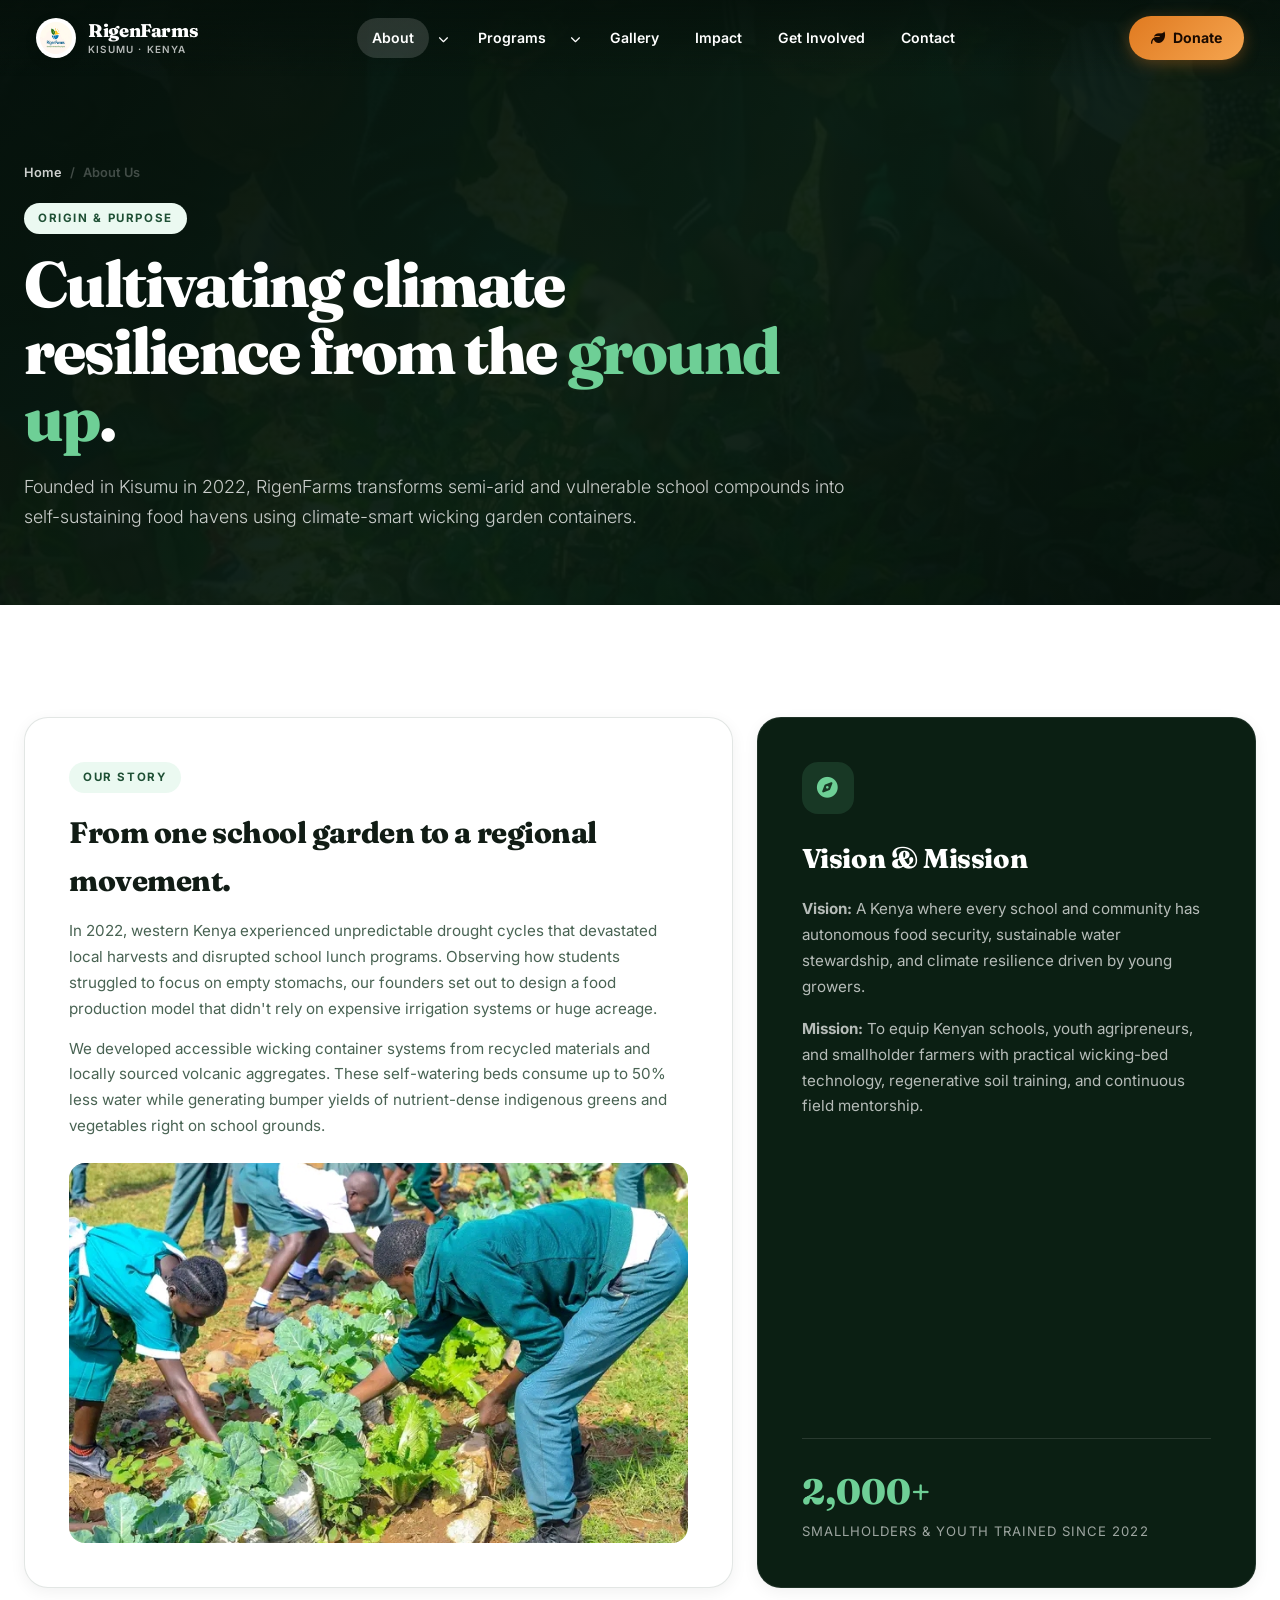
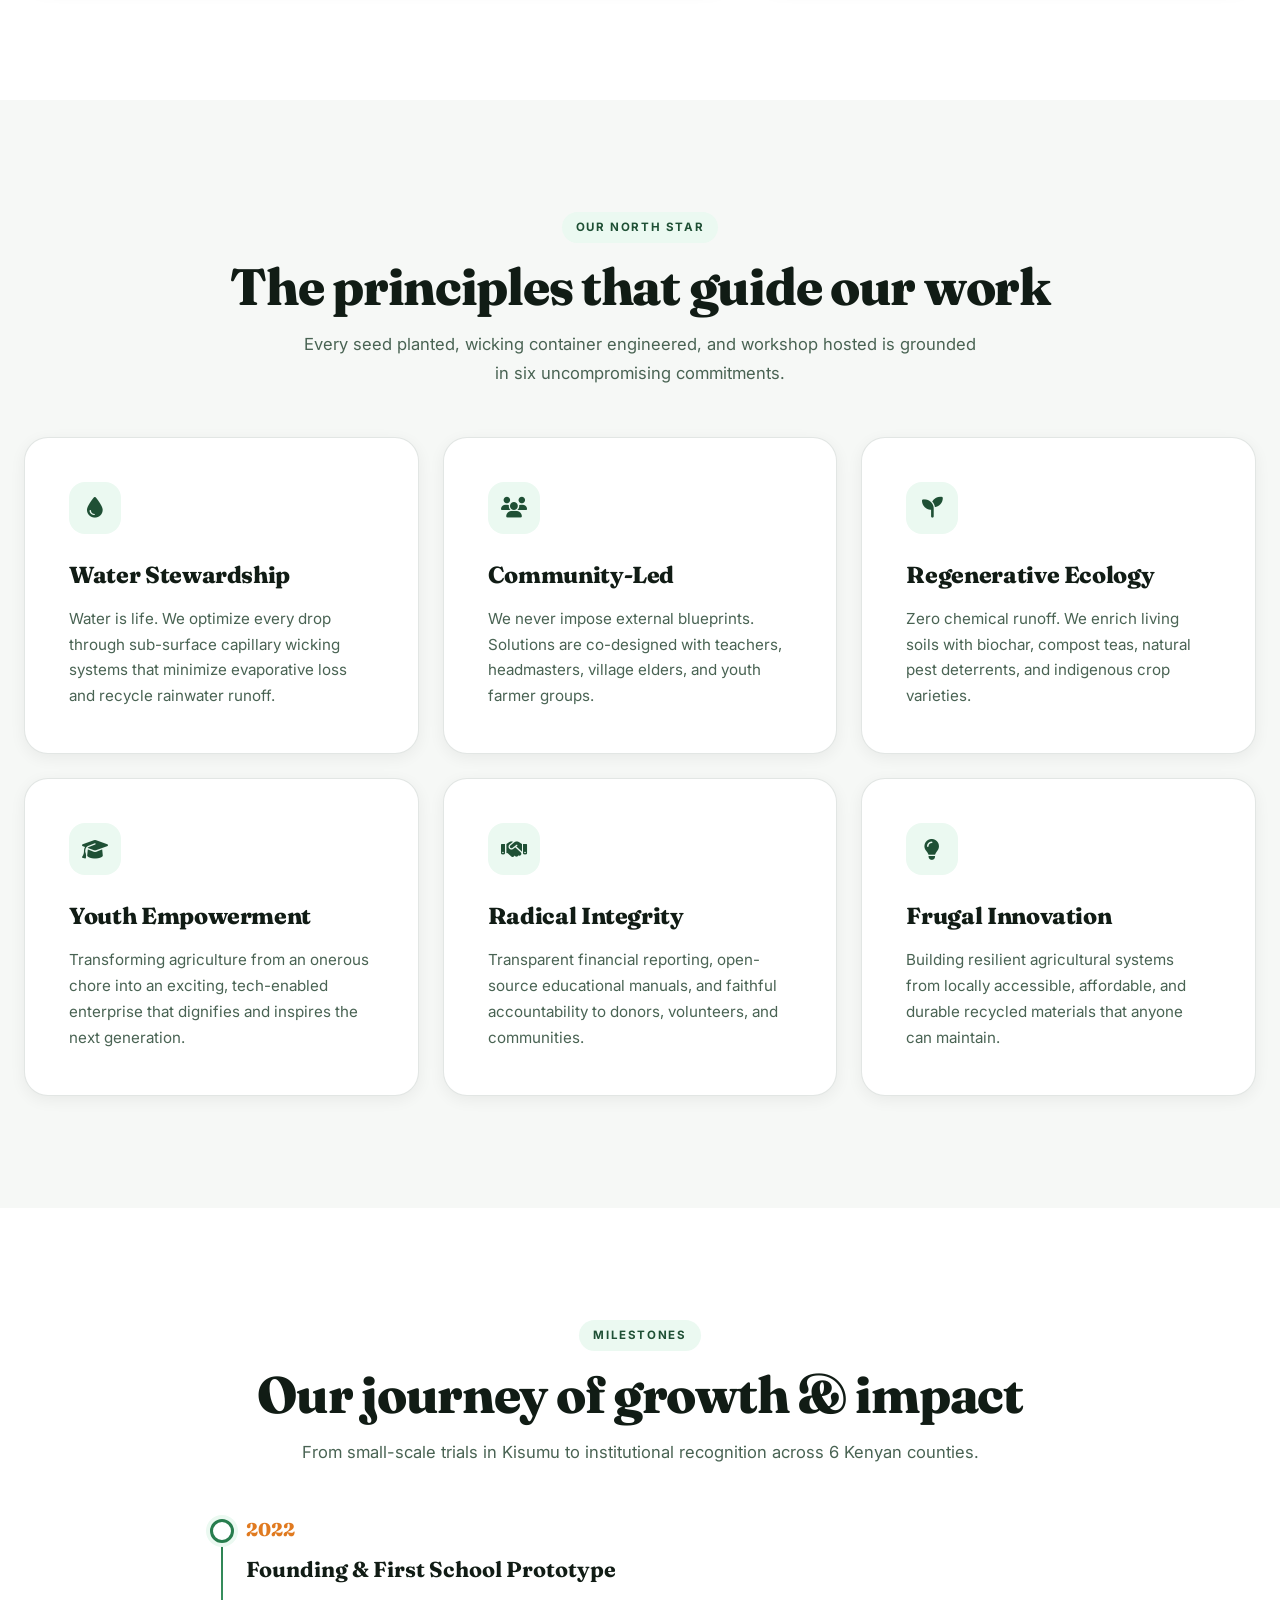
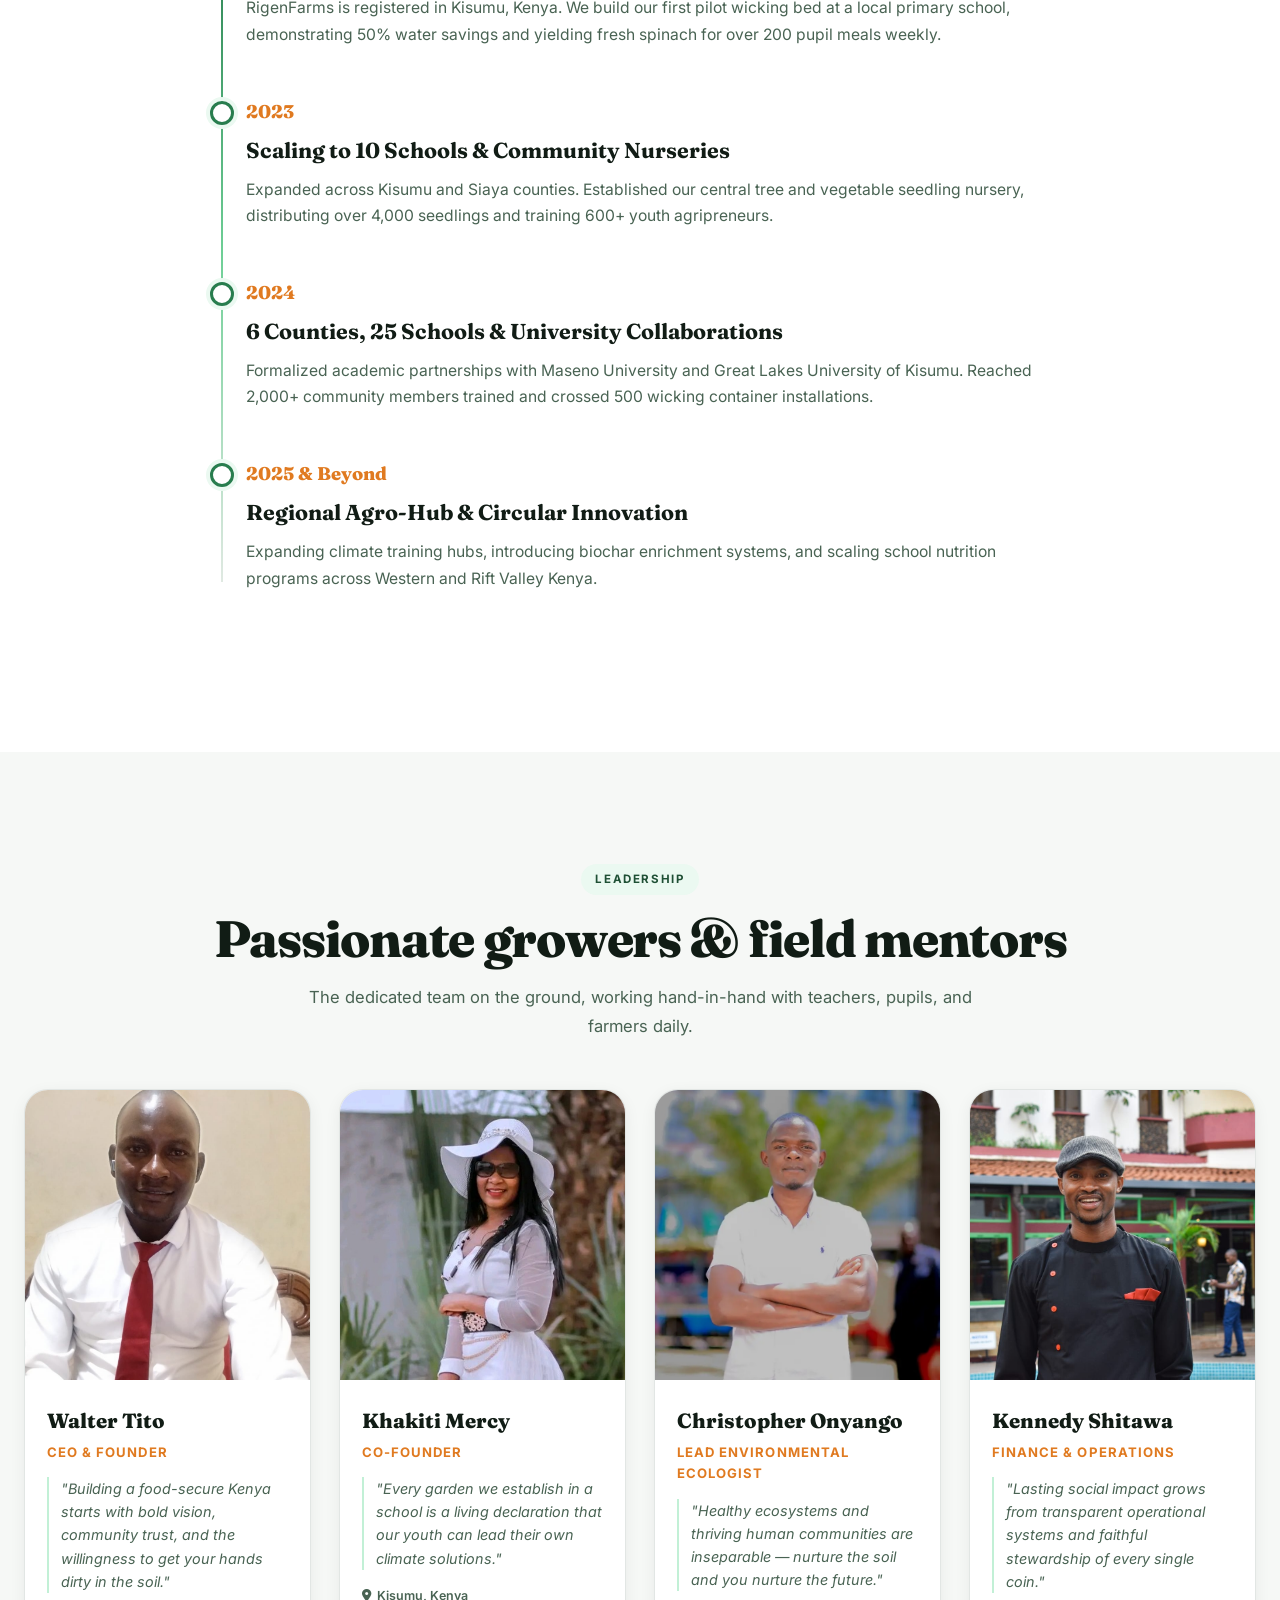
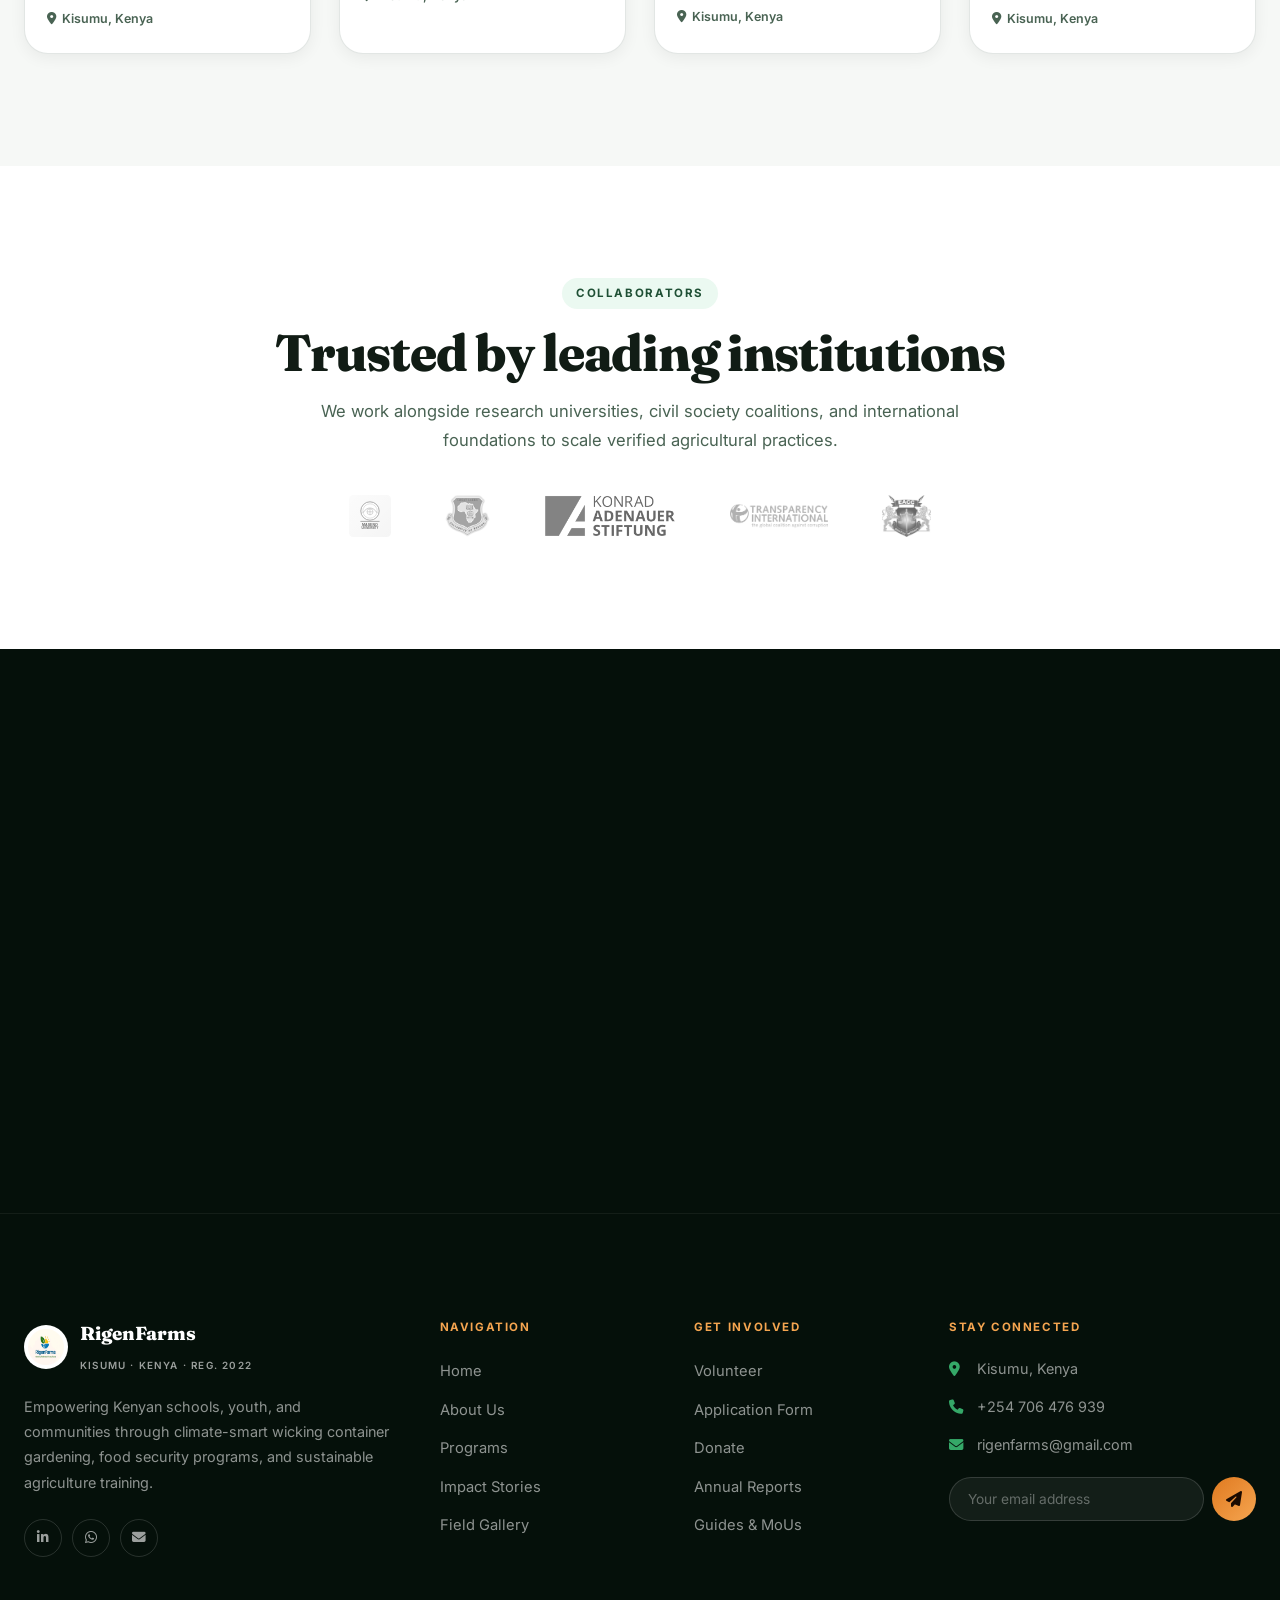
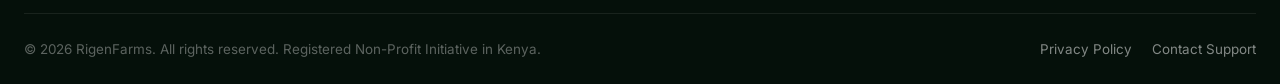
<file: aboutus.html>
<!DOCTYPE html>
<html lang="en">
<head>
  <meta charset="UTF-8" />
  <meta name="viewport" content="width=device-width, initial-scale=1.0, viewport-fit=cover" />
  <title>About Us — RigenFarms | Climate-Smart Agriculture in Kenya</title>
  <meta name="description" content="Discover RigenFarms' journey from Kisumu, Kenya: empowering youth, schools, and farmers with climate-smart wicking container gardening and sustainable food security." />
  <link rel="icon" type="image/png" href="images/logo.png" />
  <link rel="preconnect" href="https://fonts.googleapis.com" />
  <link rel="preconnect" href="https://fonts.gstatic.com" crossorigin />
  <link href="https://fonts.googleapis.com/css2?family=Fraunces:ital,opsz,wght@0,9..144,400..900;1,9..144,400..700&family=Inter:wght@400..700&display=swap" rel="stylesheet" />
  <link rel="stylesheet" href="https://cdnjs.cloudflare.com/ajax/libs/font-awesome/6.4.0/css/all.min.css" />
  <link rel="stylesheet" href="rigen-theme.css" />

  <style>
    .page-hero::before {
      background-image: url('images/ngo.jpg');
    }

    /* About Story Bento */
    .story-hero-img {
      width: 100%;
      height: 380px;
      object-fit: cover;
      border-radius: var(--rad);
      margin-top: 24px;
    }

    /* Timeline Section */
    .timeline {
      position: relative;
      max-width: 860px;
      margin: 48px auto 0;
      padding-left: 36px;
    }
    .timeline::before {
      content: "";
      position: absolute;
      top: 10px;
      bottom: 10px;
      left: 11px;
      width: 2px;
      background: linear-gradient(180deg, var(--g4), var(--g6), var(--s2));
    }
    .tl-item {
      position: relative;
      margin-bottom: 48px;
    }
    .tl-dot {
      position: absolute;
      left: -36px;
      top: 4px;
      width: 24px;
      height: 24px;
      border-radius: 50%;
      background: var(--w);
      border: 3px solid var(--g4);
      box-shadow: 0 0 0 4px var(--g8);
    }
    .tl-year {
      font-family: var(--ff-display);
      font-size: 1.15rem;
      font-weight: 800;
      color: var(--a2);
      margin-bottom: 6px;
    }
    .tl-title {
      font-family: var(--ff-display);
      font-size: 1.35rem;
      font-weight: 700;
      color: var(--ink);
      margin-bottom: 8px;
    }
    .tl-desc {
      color: var(--sub);
      font-size: 0.98rem;
      line-height: 1.7;
    }

    /* Team Grid */
    .team-grid {
      display: grid;
      grid-template-columns: repeat(auto-fit, minmax(260px, 1fr));
      gap: 28px;
      margin-top: 48px;
    }
    .team-card {
      background: var(--w);
      border: 1px solid var(--li);
      border-radius: var(--rad-lg);
      overflow: hidden;
      box-shadow: var(--sh-sm);
      transition: transform var(--tr), box-shadow var(--tr);
    }
    .team-card:hover {
      transform: translateY(-6px);
      box-shadow: var(--sh);
    }
    .team-photo-wrap {
      width: 100%;
      height: 290px;
      overflow: hidden;
      background: var(--s1);
    }
    .team-photo-wrap img {
      width: 100%;
      height: 100%;
      object-fit: cover;
      transition: transform 0.4s ease;
    }
    .team-card:hover .team-photo-wrap img {
      transform: scale(1.05);
    }
    .team-info {
      padding: 24px 22px;
    }
    .team-name {
      font-family: var(--ff-display);
      font-size: 1.28rem;
      font-weight: 800;
      color: var(--ink);
      margin-bottom: 4px;
    }
    .team-role {
      font-size: 0.82rem;
      font-weight: 700;
      text-transform: uppercase;
      letter-spacing: 0.08em;
      color: var(--a2);
      margin-bottom: 14px;
    }
    .team-quote {
      font-size: 0.9rem;
      font-style: italic;
      color: var(--sub);
      line-height: 1.6;
      border-left: 2px solid var(--g7);
      padding-left: 12px;
      margin-bottom: 16px;
    }
    .team-loc {
      font-size: 0.78rem;
      font-weight: 600;
      color: var(--sub);
      display: flex;
      align-items: center;
      gap: 6px;
    }

    /* Partners Banner */
    .partner-logos-row {
      display: flex;
      flex-wrap: wrap;
      align-items: center;
      justify-content: center;
      gap: 36px 54px;
      margin-top: 40px;
    }
    .partner-logos-row img {
      height: 42px;
      width: auto;
      object-fit: contain;
      filter: grayscale(1) opacity(0.65);
      transition: filter var(--tr), transform var(--tr);
    }
    .partner-logos-row img:hover {
      filter: none;
      transform: scale(1.06);
    }
  </style>
</head>
<body>

  <!-- Navigation Header -->
  <header id="header">
    <a class="nav-logo" href="index.html" aria-label="RigenFarms — Home">
      <img src="images/logo.png" alt="RigenFarms Logo" width="40" height="40" />
      <div class="logo-text">
        <span class="logo-name">RigenFarms</span>
        <span class="logo-sub">Kisumu · Kenya</span>
      </div>
    </a>

    <nav aria-label="Primary navigation">
      <ul class="nav-links">
        <li class="has-drop">
          <a href="aboutus.html" class="active">About</a>
          <button class="drop-btn" type="button" aria-haspopup="true" aria-expanded="false" aria-label="Toggle About submenu">
            <i class="fa-solid fa-chevron-down"></i>
          </button>
          <div class="drop-menu">
            <a href="aboutus.html">Our Story & Mission</a>
            <a href="aboutus.html#team">Leadership & Team</a>
            <a href="aboutus.html#values">Core Principles</a>
            <a href="impact.html">Impact Metrics</a>
          </div>
        </li>
        <li class="has-drop">
          <a href="projects.html">Programs</a>
          <button class="drop-btn" type="button" aria-haspopup="true" aria-expanded="false" aria-label="Toggle Programs submenu">
            <i class="fa-solid fa-chevron-down"></i>
          </button>
          <div class="drop-menu">
            <a href="projects.html">All Field Programs</a>
            <a href="projects.html#wicking">Wicking Beds</a>
            <a href="projects.html#schools">School Gardens</a>
            <a href="memoranda.html">Guides & MoUs</a>
          </div>
        </li>
        <li><a href="photos.html">Gallery</a></li>
        <li><a href="impact.html">Impact</a></li>
        <li><a href="volunteers.html">Get Involved</a></li>
        <li><a href="contactus.html">Contact</a></li>
      </ul>
    </nav>

    <div class="nav-actions">
      <a class="nav-cta" href="donation.html">
        <i class="fa-solid fa-leaf" aria-hidden="true"></i> Donate
      </a>
      <button class="ham" id="ham" aria-label="Open menu" aria-expanded="false">
        <i class="fa-solid fa-bars"></i>
      </button>
    </div>
  </header>

  <!-- Mobile Drawer Menu -->
  <nav class="mob-menu" id="mobMenu" aria-label="Mobile navigation" role="dialog" aria-modal="true">
    <a href="index.html">Home</a>
    <a href="aboutus.html" class="active">About Us</a>
    <a href="projects.html">Programs</a>
    <a href="impact.html">Impact</a>
    <a href="photos.html">Field Gallery</a>
    <a href="volunteers.html">Volunteer</a>
    <a href="annual-reports.html">Reports</a>
    <a href="contactus.html">Contact</a>
    <div style="margin-top: 28px;">
      <a class="btn btn-primary" href="donation.html" style="width: 100%;">
        <i class="fa-solid fa-leaf"></i> Donate Now
      </a>
    </div>
  </nav>

  <!-- Page Hero Banner -->
  <section class="page-hero" aria-labelledby="aboutH1">
    <div class="wrap">
      <div class="page-hero-inner rv">
        <div class="breadcrumb">
          <a href="index.html">Home</a>
          <span>/</span>
          <span>About Us</span>
        </div>
        <div class="sec-tag">Origin & Purpose</div>
        <h1 id="aboutH1">Cultivating climate resilience from the <em>ground up</em>.</h1>
        <p>Founded in Kisumu in 2022, RigenFarms transforms semi-arid and vulnerable school compounds into self-sustaining food havens using climate-smart wicking garden containers.</p>
      </div>
    </div>
  </section>

  <!-- Origin & Mission Bento Grid -->
  <section class="section" id="story">
    <div class="wrap">
      <div class="bento-grid">
        <div class="bento-card rv" style="grid-column: span 7;">
          <div class="sec-tag">Our Story</div>
          <h2 class="card-title" style="font-size: 1.85rem;">From one school garden to a regional movement.</h2>
          <p class="card-desc">In 2022, western Kenya experienced unpredictable drought cycles that devastated local harvests and disrupted school lunch programs. Observing how students struggled to focus on empty stomachs, our founders set out to design a food production model that didn't rely on expensive irrigation systems or huge acreage.</p>
          <p class="card-desc" style="margin-top: 14px;">We developed accessible wicking container systems from recycled materials and locally sourced volcanic aggregates. These self-watering beds consume up to 50% less water while generating bumper yields of nutrient-dense indigenous greens and vegetables right on school grounds.</p>
          <img class="story-hero-img" src="images/gowowo.jpeg" alt="School children tending leafy greens in Kisumu" loading="lazy" />
        </div>

        <div class="bento-card dark rv rv-delay-1" style="grid-column: span 5; display: flex; flex-direction: column; justify-content: space-between;">
          <div>
            <div class="card-icon"><i class="fa-solid fa-compass"></i></div>
            <h3 class="card-title" style="color: var(--w); font-size: 1.7rem;">Vision & Mission</h3>
            <p class="card-desc" style="margin-top: 16px;"><strong>Vision:</strong> A Kenya where every school and community has autonomous food security, sustainable water stewardship, and climate resilience driven by young growers.</p>
            <p class="card-desc" style="margin-top: 16px;"><strong>Mission:</strong> To equip Kenyan schools, youth agripreneurs, and smallholder farmers with practical wicking-bed technology, regenerative soil training, and continuous field mentorship.</p>
          </div>
          <div style="margin-top: 36px; padding-top: 24px; border-top: 1px solid rgba(255,255,255,0.12);">
            <div style="font-family: var(--ff-display); font-size: 2.2rem; font-weight: 800; color: var(--g6);" data-count="2000">0</div>
            <div style="font-size: 0.82rem; text-transform: uppercase; letter-spacing: 0.08em; color: rgba(255,255,255,0.6);">Smallholders & youth trained since 2022</div>
          </div>
        </div>
      </div>
    </div>
  </section>

  <!-- Core Values 3x2 Grid -->
  <section class="section section-tint" id="values">
    <div class="wrap">
      <div class="text-center rv">
        <div class="sec-tag">Our North Star</div>
        <h2 class="sec-h2">The principles that guide our work</h2>
        <p class="sec-lead">Every seed planted, wicking container engineered, and workshop hosted is grounded in six uncompromising commitments.</p>
      </div>

      <div class="bento-grid" style="margin-top: 48px;">
        <div class="bento-card rv" style="grid-column: span 4;">
          <div class="card-icon"><i class="fa-solid fa-droplet"></i></div>
          <h3 class="card-title">Water Stewardship</h3>
          <p class="card-desc">Water is life. We optimize every drop through sub-surface capillary wicking systems that minimize evaporative loss and recycle rainwater runoff.</p>
        </div>

        <div class="bento-card rv rv-delay-1" style="grid-column: span 4;">
          <div class="card-icon"><i class="fa-solid fa-users"></i></div>
          <h3 class="card-title">Community-Led</h3>
          <p class="card-desc">We never impose external blueprints. Solutions are co-designed with teachers, headmasters, village elders, and youth farmer groups.</p>
        </div>

        <div class="bento-card rv rv-delay-2" style="grid-column: span 4;">
          <div class="card-icon"><i class="fa-solid fa-seedling"></i></div>
          <h3 class="card-title">Regenerative Ecology</h3>
          <p class="card-desc">Zero chemical runoff. We enrich living soils with biochar, compost teas, natural pest deterrents, and indigenous crop varieties.</p>
        </div>

        <div class="bento-card rv" style="grid-column: span 4;">
          <div class="card-icon"><i class="fa-solid fa-graduation-cap"></i></div>
          <h3 class="card-title">Youth Empowerment</h3>
          <p class="card-desc">Transforming agriculture from an onerous chore into an exciting, tech-enabled enterprise that dignifies and inspires the next generation.</p>
        </div>

        <div class="bento-card rv rv-delay-1" style="grid-column: span 4;">
          <div class="card-icon"><i class="fa-solid fa-handshake"></i></div>
          <h3 class="card-title">Radical Integrity</h3>
          <p class="card-desc">Transparent financial reporting, open-source educational manuals, and faithful accountability to donors, volunteers, and communities.</p>
        </div>

        <div class="bento-card rv rv-delay-2" style="grid-column: span 4;">
          <div class="card-icon"><i class="fa-solid fa-lightbulb"></i></div>
          <h3 class="card-title">Frugal Innovation</h3>
          <p class="card-desc">Building resilient agricultural systems from locally accessible, affordable, and durable recycled materials that anyone can maintain.</p>
        </div>
      </div>
    </div>
  </section>

  <!-- Interactive Growth Timeline -->
  <section class="section" id="timeline">
    <div class="wrap">
      <div class="text-center rv">
        <div class="sec-tag">Milestones</div>
        <h2 class="sec-h2">Our journey of growth & impact</h2>
        <p class="sec-lead">From small-scale trials in Kisumu to institutional recognition across 6 Kenyan counties.</p>
      </div>

      <div class="timeline">
        <div class="tl-item rv">
          <div class="tl-dot"></div>
          <div class="tl-year">2022</div>
          <h3 class="tl-title">Founding & First School Prototype</h3>
          <p class="tl-desc">RigenFarms is registered in Kisumu, Kenya. We build our first pilot wicking bed at a local primary school, demonstrating 50% water savings and yielding fresh spinach for over 200 pupil meals weekly.</p>
        </div>

        <div class="tl-item rv">
          <div class="tl-dot"></div>
          <div class="tl-year">2023</div>
          <h3 class="tl-title">Scaling to 10 Schools & Community Nurseries</h3>
          <p class="tl-desc">Expanded across Kisumu and Siaya counties. Established our central tree and vegetable seedling nursery, distributing over 4,000 seedlings and training 600+ youth agripreneurs.</p>
        </div>

        <div class="tl-item rv">
          <div class="tl-dot"></div>
          <div class="tl-year">2024</div>
          <h3 class="tl-title">6 Counties, 25 Schools & University Collaborations</h3>
          <p class="tl-desc">Formalized academic partnerships with Maseno University and Great Lakes University of Kisumu. Reached 2,000+ community members trained and crossed 500 wicking container installations.</p>
        </div>

        <div class="tl-item rv">
          <div class="tl-dot"></div>
          <div class="tl-year">2025 & Beyond</div>
          <h3 class="tl-title">Regional Agro-Hub & Circular Innovation</h3>
          <p class="tl-desc">Expanding climate training hubs, introducing biochar enrichment systems, and scaling school nutrition programs across Western and Rift Valley Kenya.</p>
        </div>
      </div>
    </div>
  </section>

  <!-- Leadership & Core Team -->
  <section class="section section-tint" id="team">
    <div class="wrap">
      <div class="text-center rv">
        <div class="sec-tag">Leadership</div>
        <h2 class="sec-h2">Passionate growers & field mentors</h2>
        <p class="sec-lead">The dedicated team on the ground, working hand-in-hand with teachers, pupils, and farmers daily.</p>
      </div>

      <div class="team-grid">
        <div class="team-card rv">
          <div class="team-photo-wrap">
            <img src="images/walter.jpeg" alt="Walter Tito - CEO & Founder" loading="lazy" />
          </div>
          <div class="team-info">
            <h3 class="team-name">Walter Tito</h3>
            <div class="team-role">CEO & Founder</div>
            <p class="team-quote">"Building a food-secure Kenya starts with bold vision, community trust, and the willingness to get your hands dirty in the soil."</p>
            <div class="team-loc"><i class="fa-solid fa-location-dot"></i> Kisumu, Kenya</div>
          </div>
        </div>

        <div class="team-card rv rv-delay-1">
          <div class="team-photo-wrap">
            <img src="images/kahkiti.jpg" alt="Khakiti Mercy - Co-Founder" loading="lazy" />
          </div>
          <div class="team-info">
            <h3 class="team-name">Khakiti Mercy</h3>
            <div class="team-role">Co-Founder</div>
            <p class="team-quote">"Every garden we establish in a school is a living declaration that our youth can lead their own climate solutions."</p>
            <div class="team-loc"><i class="fa-solid fa-location-dot"></i> Kisumu, Kenya</div>
          </div>
        </div>

        <div class="team-card rv rv-delay-2">
          <div class="team-photo-wrap">
            <img src="images/christopher.jpg" alt="Christopher Onyango - Lead Environmental Ecologist" loading="lazy" />
          </div>
          <div class="team-info">
            <h3 class="team-name">Christopher Onyango</h3>
            <div class="team-role">Lead Environmental Ecologist</div>
            <p class="team-quote">"Healthy ecosystems and thriving human communities are inseparable — nurture the soil and you nurture the future."</p>
            <div class="team-loc"><i class="fa-solid fa-location-dot"></i> Kisumu, Kenya</div>
          </div>
        </div>

        <div class="team-card rv rv-delay-3">
          <div class="team-photo-wrap">
            <img src="images/ken.jpeg" alt="Kennedy Shitawa - Finance & Operations" loading="lazy" />
          </div>
          <div class="team-info">
            <h3 class="team-name">Kennedy Shitawa</h3>
            <div class="team-role">Finance & Operations</div>
            <p class="team-quote">"Lasting social impact grows from transparent operational systems and faithful stewardship of every single coin."</p>
            <div class="team-loc"><i class="fa-solid fa-location-dot"></i> Kisumu, Kenya</div>
          </div>
        </div>
      </div>
    </div>
  </section>

  <!-- Institutional Partners -->
  <section class="section" id="partners">
    <div class="wrap text-center rv">
      <div class="sec-tag">Collaborators</div>
      <h2 class="sec-h2">Trusted by leading institutions</h2>
      <p class="sec-lead">We work alongside research universities, civil society coalitions, and international foundations to scale verified agricultural practices.</p>

      <div class="partner-logos-row">
        <img src="partner-logos/maseno-university.svg" alt="Maseno University" title="Maseno University" />
        <img src="partner-logos/great-lakes-university.png" alt="Great Lakes University of Kisumu" title="Great Lakes University of Kisumu" />
        <img src="partner-logos/konrad-adenauer.png" alt="Konrad-Adenauer-Stiftung" title="Konrad-Adenauer-Stiftung" />
        <img src="partner-logos/ti-kenya.png" alt="Transparency International Kenya" title="Transparency International Kenya" />
        <img src="partner-logos/eacc.png" alt="Ethics and Anti-Corruption Commission" title="Ethics and Anti-Corruption Commission" />
      </div>
    </div>
  </section>

  <!-- CTA Banner -->
  <section class="section section-dark" style="position: relative; overflow: hidden; text-align: center;">
    <div class="wrap rv" style="max-width: 760px;">
      <div class="sec-tag">Take Action</div>
      <h2 class="sec-h2" style="font-size: clamp(2.2rem, 4.5vw, 3.8rem);">Join us in planting seeds of lasting change.</h2>
      <p class="sec-lead" style="margin: 20px auto 36px;">Whether you want to sponsor a school wicking garden, volunteer your agronomy skills, or partner on research, we welcome you.</p>
      <div style="display: flex; gap: 14px; justify-content: center; flex-wrap: wrap;">
        <a class="btn btn-primary" href="donation.html">
          <i class="fa-solid fa-leaf"></i> Support a Garden
        </a>
        <a class="btn btn-ghost-white" href="volunteers.html">
          Volunteer With Us
        </a>
        <a class="btn btn-ghost-white" href="contactus.html">
          Contact Our Team
        </a>
      </div>
    </div>
  </section>

  <!-- Universal Footer -->
  <footer id="footer">
    <div class="wrap">
      <div class="foot-grid">
        <div>
          <div class="foot-brand">
            <img src="images/logo.png" alt="" width="44" height="44" />
            <div>
              <strong>RigenFarms</strong>
              <small>Kisumu · Kenya · Reg. 2022</small>
            </div>
          </div>
          <p class="foot-desc">Empowering Kenyan schools, youth, and communities through climate-smart wicking container gardening, food security programs, and sustainable agriculture training.</p>
          <div class="foot-soc">
            <a href="https://www.linkedin.com/company/rigenfarms/" target="_blank" rel="noopener" aria-label="LinkedIn"><i class="fa-brands fa-linkedin-in"></i></a>
            <a href="https://wa.me/254706476939" target="_blank" rel="noopener" aria-label="WhatsApp"><i class="fa-brands fa-whatsapp"></i></a>
            <a href="mailto:rigenfarms@gmail.com" aria-label="Email"><i class="fa-solid fa-envelope"></i></a>
          </div>
        </div>

        <div class="foot-col">
          <h4>Navigation</h4>
          <ul class="foot-links">
            <li><a href="index.html">Home</a></li>
            <li><a href="aboutus.html">About Us</a></li>
            <li><a href="projects.html">Programs</a></li>
            <li><a href="impact.html">Impact Stories</a></li>
            <li><a href="photos.html">Field Gallery</a></li>
          </ul>
        </div>

        <div class="foot-col">
          <h4>Get Involved</h4>
          <ul class="foot-links">
            <li><a href="volunteers.html">Volunteer</a></li>
            <li><a href="volunteersForm.html">Application Form</a></li>
            <li><a href="donation.html">Donate</a></li>
            <li><a href="annual-reports.html">Annual Reports</a></li>
            <li><a href="memoranda.html">Guides & MoUs</a></li>
          </ul>
        </div>

        <div class="foot-col">
          <h4>Stay Connected</h4>
          <div class="foot-contact-list">
            <span><i class="fa-solid fa-location-dot"></i> Kisumu, Kenya</span>
            <a href="tel:+254706476939"><i class="fa-solid fa-phone"></i> +254 706 476 939</a>
            <a href="mailto:rigenfarms@gmail.com"><i class="fa-solid fa-envelope"></i> rigenfarms@gmail.com</a>
          </div>
          <form class="newsf" aria-label="Subscribe to newsletter">
            <input type="email" placeholder="Your email address" required aria-label="Email address" />
            <button type="submit" aria-label="Submit newsletter subscription"><i class="fa-solid fa-paper-plane"></i></button>
          </form>
        </div>
      </div>

      <div class="foot-bottom">
        <div>&copy; <span id="yr">2026</span> RigenFarms. All rights reserved. Registered Non-Profit Initiative in Kenya.</div>
        <div style="display: flex; gap: 20px;">
          <a href="privacy.html">Privacy Policy</a>
          <a href="contactus.html">Contact Support</a>
        </div>
      </div>
    </div>
  </footer>

  <script src="rigen-theme.js"></script>
</body>
</html>
</file>
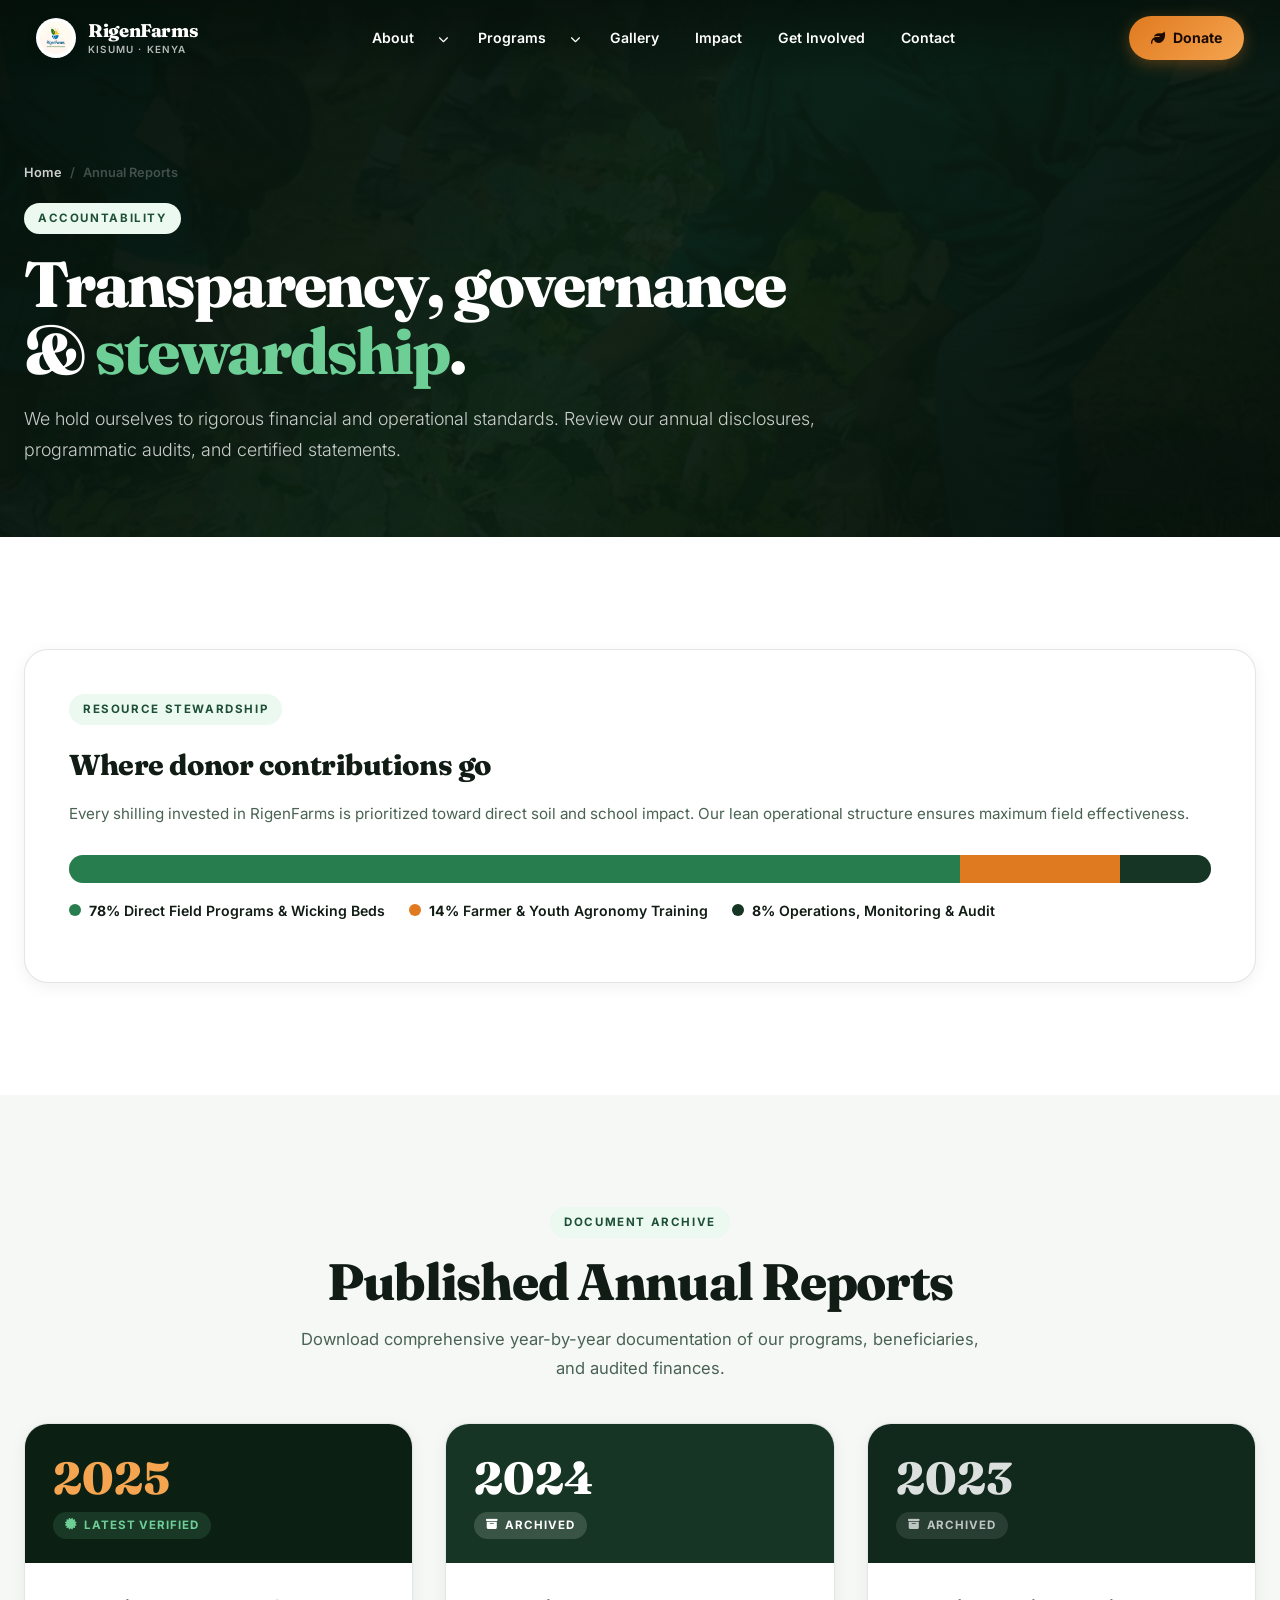
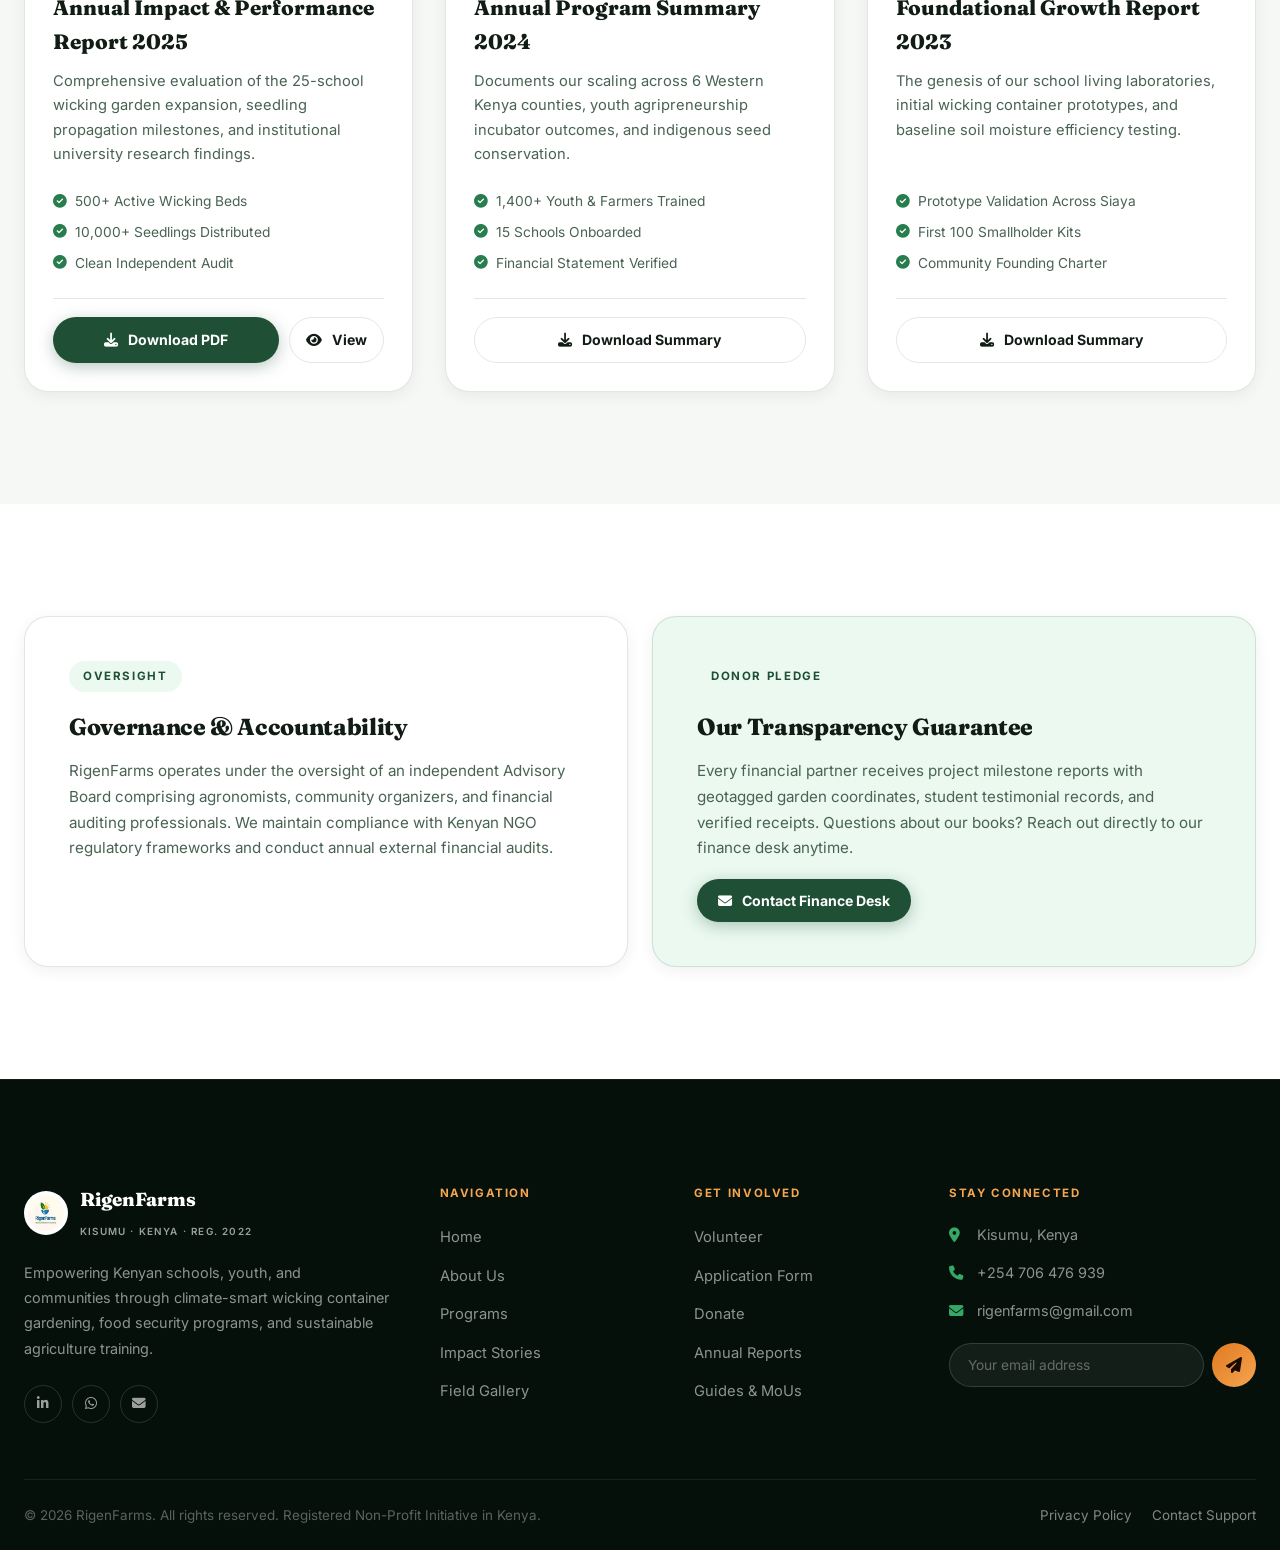
<file: annual-reports.html>
<!DOCTYPE html>
<html lang="en">
<head>
  <meta charset="UTF-8" />
  <meta name="viewport" content="width=device-width, initial-scale=1.0, viewport-fit=cover" />
  <title>Annual Reports & Governance — RigenFarms Kenya</title>
  <meta name="description" content="Access verified annual reports, financial disclosures, and impact evaluations of RigenFarms' climate-smart agriculture and wicking garden initiatives in Kenya." />
  <link rel="icon" type="image/png" href="images/logo.png" />
  <link rel="preconnect" href="https://fonts.googleapis.com" />
  <link rel="preconnect" href="https://fonts.gstatic.com" crossorigin />
  <link href="https://fonts.googleapis.com/css2?family=Fraunces:ital,opsz,wght@0,9..144,400..900;1,9..144,400..700&family=Inter:wght@400..700&display=swap" rel="stylesheet" />
  <link rel="stylesheet" href="https://cdnjs.cloudflare.com/ajax/libs/font-awesome/6.4.0/css/all.min.css" />
  <link rel="stylesheet" href="rigen-theme.css" />

  <style>
    .page-hero::before {
      background-image: url('images/gowowo.jpeg');
    }

    /* Reports Grid */
    .reports-grid {
      display: grid;
      grid-template-columns: repeat(auto-fit, minmax(320px, 1fr));
      gap: 32px;
      margin-top: 40px;
    }
    .report-card {
      background: var(--w);
      border: 1px solid var(--li);
      border-radius: var(--rad-lg);
      overflow: hidden;
      box-shadow: var(--sh-sm);
      display: flex;
      flex-direction: column;
      transition: transform var(--tr), box-shadow var(--tr);
    }
    .report-card:hover {
      transform: translateY(-6px);
      box-shadow: var(--sh);
    }
    .report-card-header {
      background: var(--g1);
      color: var(--w);
      padding: 32px 28px 24px;
      position: relative;
    }
    .report-year {
      font-family: var(--ff-display);
      font-size: 2.8rem;
      font-weight: 800;
      color: var(--a3);
      line-height: 1;
      margin-bottom: 8px;
    }
    .report-badge {
      display: inline-flex;
      align-items: center;
      gap: 6px;
      padding: 4px 12px;
      border-radius: var(--rad-pill);
      background: rgba(110, 207, 150, 0.15);
      color: var(--g6);
      font-size: 0.72rem;
      font-weight: 700;
      text-transform: uppercase;
      letter-spacing: 0.08em;
    }
    .report-body {
      padding: 28px;
      display: flex;
      flex-direction: column;
      flex: 1;
    }
    .report-title {
      font-family: var(--ff-display);
      font-size: 1.3rem;
      font-weight: 800;
      color: var(--ink);
      margin-bottom: 10px;
    }
    .report-desc {
      color: var(--sub);
      font-size: 0.92rem;
      line-height: 1.65;
      margin-bottom: 24px;
      flex: 1;
    }
    .report-highlights {
      list-style: none;
      margin-bottom: 24px;
      display: flex;
      flex-direction: column;
      gap: 8px;
      font-size: 0.86rem;
      color: var(--sub);
    }
    .report-highlights li {
      display: flex;
      align-items: center;
      gap: 8px;
    }
    .report-highlights i {
      color: var(--g4);
    }
    .report-actions {
      display: flex;
      gap: 10px;
      padding-top: 18px;
      border-top: 1px solid var(--li);
    }

    /* Financial Allocation Visualization */
    .finance-bar-wrap {
      margin: 28px 0 16px;
    }
    .finance-bar {
      height: 28px;
      border-radius: var(--rad-pill);
      overflow: hidden;
      display: flex;
      background: var(--s2);
    }
    .f-seg-1 { width: 78%; background: var(--g4); }
    .f-seg-2 { width: 14%; background: var(--a2); }
    .f-seg-3 { width: 8%; background: var(--g2); }
    .finance-legend {
      display: flex;
      flex-wrap: wrap;
      gap: 24px;
      margin-top: 16px;
      font-size: 0.88rem;
      font-weight: 600;
    }
    .f-legend-item {
      display: flex;
      align-items: center;
      gap: 8px;
    }
    .f-dot {
      width: 12px;
      height: 12px;
      border-radius: 50%;
    }
  </style>
</head>
<body>

  <!-- Navigation Header -->
  <header id="header">
    <a class="nav-logo" href="index.html" aria-label="RigenFarms — Home">
      <img src="images/logo.png" alt="RigenFarms Logo" width="40" height="40" />
      <div class="logo-text">
        <span class="logo-name">RigenFarms</span>
        <span class="logo-sub">Kisumu · Kenya</span>
      </div>
    </a>

    <nav aria-label="Primary navigation">
      <ul class="nav-links">
        <li class="has-drop">
          <a href="aboutus.html">About</a>
          <button class="drop-btn" type="button" aria-haspopup="true" aria-expanded="false" aria-label="Toggle About submenu">
            <i class="fa-solid fa-chevron-down"></i>
          </button>
          <div class="drop-menu">
            <a href="aboutus.html">Our Story & Mission</a>
            <a href="aboutus.html#team">Leadership & Team</a>
            <a href="aboutus.html#values">Core Principles</a>
            <a href="impact.html">Impact Metrics</a>
          </div>
        </li>
        <li class="has-drop">
          <a href="projects.html">Programs</a>
          <button class="drop-btn" type="button" aria-haspopup="true" aria-expanded="false" aria-label="Toggle Programs submenu">
            <i class="fa-solid fa-chevron-down"></i>
          </button>
          <div class="drop-menu">
            <a href="projects.html">All Field Programs</a>
            <a href="projects.html#wicking">Wicking Beds</a>
            <a href="projects.html#schools">School Gardens</a>
            <a href="memoranda.html">Guides & MoUs</a>
          </div>
        </li>
        <li><a href="photos.html">Gallery</a></li>
        <li><a href="impact.html">Impact</a></li>
        <li><a href="volunteers.html">Get Involved</a></li>
        <li><a href="contactus.html">Contact</a></li>
      </ul>
    </nav>

    <div class="nav-actions">
      <a class="nav-cta" href="donation.html">
        <i class="fa-solid fa-leaf" aria-hidden="true"></i> Donate
      </a>
      <button class="ham" id="ham" aria-label="Open menu" aria-expanded="false">
        <i class="fa-solid fa-bars"></i>
      </button>
    </div>
  </header>

  <!-- Mobile Drawer Menu -->
  <nav class="mob-menu" id="mobMenu" aria-label="Mobile navigation" role="dialog" aria-modal="true">
    <a href="index.html">Home</a>
    <a href="aboutus.html">About Us</a>
    <a href="projects.html">Programs</a>
    <a href="impact.html">Impact</a>
    <a href="photos.html">Field Gallery</a>
    <a href="volunteers.html">Volunteer</a>
    <a href="annual-reports.html" class="active">Reports</a>
    <a href="contactus.html">Contact</a>
    <div style="margin-top: 28px;">
      <a class="btn btn-primary" href="donation.html" style="width: 100%;">
        <i class="fa-solid fa-leaf"></i> Donate Now
      </a>
    </div>
  </nav>

  <!-- Page Hero Banner -->
  <section class="page-hero" aria-labelledby="reportH1">
    <div class="wrap">
      <div class="page-hero-inner rv">
        <div class="breadcrumb">
          <a href="index.html">Home</a>
          <span>/</span>
          <span>Annual Reports</span>
        </div>
        <div class="sec-tag">Accountability</div>
        <h1 id="reportH1">Transparency, governance & <em>stewardship</em>.</h1>
        <p>We hold ourselves to rigorous financial and operational standards. Review our annual disclosures, programmatic audits, and certified statements.</p>
      </div>
    </div>
  </section>

  <!-- Financial Allocation Overview -->
  <section class="section">
    <div class="wrap">
      <div class="bento-card rv">
        <div class="sec-tag">Resource Stewardship</div>
        <h2 class="card-title" style="font-size: 1.8rem;">Where donor contributions go</h2>
        <p class="card-desc">Every shilling invested in RigenFarms is prioritized toward direct soil and school impact. Our lean operational structure ensures maximum field effectiveness.</p>
        
        <div class="finance-bar-wrap">
          <div class="finance-bar">
            <div class="f-seg-1" title="78% Direct Field Programs"></div>
            <div class="f-seg-2" title="14% Agronomy Training"></div>
            <div class="f-seg-3" title="8% Governance & Admin"></div>
          </div>
          <div class="finance-legend">
            <div class="f-legend-item">
              <span class="f-dot" style="background: var(--g4);"></span>
              <span><strong>78%</strong> Direct Field Programs & Wicking Beds</span>
            </div>
            <div class="f-legend-item">
              <span class="f-dot" style="background: var(--a2);"></span>
              <span><strong>14%</strong> Farmer & Youth Agronomy Training</span>
            </div>
            <div class="f-legend-item">
              <span class="f-dot" style="background: var(--g2);"></span>
              <span><strong>8%</strong> Operations, Monitoring & Audit</span>
            </div>
          </div>
        </div>
      </div>
    </div>
  </section>

  <!-- Annual Reports Grid -->
  <section class="section section-tint" id="reports">
    <div class="wrap">
      <div class="text-center rv">
        <div class="sec-tag">Document Archive</div>
        <h2 class="sec-h2">Published Annual Reports</h2>
        <p class="sec-lead">Download comprehensive year-by-year documentation of our programs, beneficiaries, and audited finances.</p>
      </div>

      <div class="reports-grid">
        <!-- 2025 Report -->
        <article class="report-card rv">
          <div class="report-card-header">
            <div class="report-year">2025</div>
            <div class="report-badge"><i class="fa-solid fa-certificate"></i> Latest Verified</div>
          </div>
          <div class="report-body">
            <h3 class="report-title">Annual Impact & Performance Report 2025</h3>
            <p class="report-desc">Comprehensive evaluation of the 25-school wicking garden expansion, seedling propagation milestones, and institutional university research findings.</p>
            <ul class="report-highlights">
              <li><i class="fa-solid fa-circle-check"></i> 500+ Active Wicking Beds</li>
              <li><i class="fa-solid fa-circle-check"></i> 10,000+ Seedlings Distributed</li>
              <li><i class="fa-solid fa-circle-check"></i> Clean Independent Audit</li>
            </ul>
            <div class="report-actions">
              <a class="btn btn-forest" href="documents/wecare-annual-report-2025.pdf" download style="flex: 1; padding: 10px 18px; font-size: 0.88rem;">
                <i class="fa-solid fa-download"></i> Download PDF
              </a>
              <a class="btn btn-outline" href="documents/wecare-annual-report-2025.pdf" target="_blank" style="padding: 10px 16px; font-size: 0.88rem;">
                <i class="fa-solid fa-eye"></i> View
              </a>
            </div>
          </div>
        </article>

        <!-- 2024 Report -->
        <article class="report-card rv rv-delay-1">
          <div class="report-card-header" style="background: var(--g2);">
            <div class="report-year" style="color: var(--w);">2024</div>
            <div class="report-badge" style="background: rgba(255,255,255,0.15); color: var(--w);"><i class="fa-solid fa-box-archive"></i> Archived</div>
          </div>
          <div class="report-body">
            <h3 class="report-title">Annual Program Summary 2024</h3>
            <p class="report-desc">Documents our scaling across 6 Western Kenya counties, youth agripreneurship incubator outcomes, and indigenous seed conservation.</p>
            <ul class="report-highlights">
              <li><i class="fa-solid fa-circle-check"></i> 1,400+ Youth & Farmers Trained</li>
              <li><i class="fa-solid fa-circle-check"></i> 15 Schools Onboarded</li>
              <li><i class="fa-solid fa-circle-check"></i> Financial Statement Verified</li>
            </ul>
            <div class="report-actions">
              <a class="btn btn-outline" href="documents/wecare-annual-report-2025.pdf" download style="flex: 1; padding: 10px 18px; font-size: 0.88rem;">
                <i class="fa-solid fa-download"></i> Download Summary
              </a>
            </div>
          </div>
        </article>

        <!-- 2023 Report -->
        <article class="report-card rv rv-delay-2">
          <div class="report-card-header" style="background: #11281c;">
            <div class="report-year" style="color: rgba(255,255,255,0.85);">2023</div>
            <div class="report-badge" style="background: rgba(255,255,255,0.1); color: rgba(255,255,255,0.7);"><i class="fa-solid fa-box-archive"></i> Archived</div>
          </div>
          <div class="report-body">
            <h3 class="report-title">Foundational Growth Report 2023</h3>
            <p class="report-desc">The genesis of our school living laboratories, initial wicking container prototypes, and baseline soil moisture efficiency testing.</p>
            <ul class="report-highlights">
              <li><i class="fa-solid fa-circle-check"></i> Prototype Validation Across Siaya</li>
              <li><i class="fa-solid fa-circle-check"></i> First 100 Smallholder Kits</li>
              <li><i class="fa-solid fa-circle-check"></i> Community Founding Charter</li>
            </ul>
            <div class="report-actions">
              <a class="btn btn-outline" href="documents/wecare-annual-report-2025.pdf" download style="flex: 1; padding: 10px 18px; font-size: 0.88rem;">
                <i class="fa-solid fa-download"></i> Download Summary
              </a>
            </div>
          </div>
        </article>
      </div>
    </div>
  </section>

  <!-- Governance & Board Oversight -->
  <section class="section">
    <div class="wrap">
      <div class="bento-grid">
        <div class="bento-card rv" style="grid-column: span 6;">
          <div class="sec-tag">Oversight</div>
          <h3 class="card-title">Governance & Accountability</h3>
          <p class="card-desc">RigenFarms operates under the oversight of an independent Advisory Board comprising agronomists, community organizers, and financial auditing professionals. We maintain compliance with Kenyan NGO regulatory frameworks and conduct annual external financial audits.</p>
        </div>
        <div class="bento-card tint rv rv-delay-1" style="grid-column: span 6;">
          <div class="sec-tag">Donor Pledge</div>
          <h3 class="card-title">Our Transparency Guarantee</h3>
          <p class="card-desc">Every financial partner receives project milestone reports with geotagged garden coordinates, student testimonial records, and verified receipts. Questions about our books? Reach out directly to our finance desk anytime.</p>
          <div style="margin-top: 18px;">
            <a class="btn btn-forest" href="mailto:rigenfarms@gmail.com?subject=Financial%20Audit%20Inquiry" style="padding: 9px 20px; font-size: 0.88rem;">
              <i class="fa-solid fa-envelope"></i> Contact Finance Desk
            </a>
          </div>
        </div>
      </div>
    </div>
  </section>

  <!-- Universal Footer -->
  <footer id="footer">
    <div class="wrap">
      <div class="foot-grid">
        <div>
          <div class="foot-brand">
            <img src="images/logo.png" alt="" width="44" height="44" />
            <div>
              <strong>RigenFarms</strong>
              <small>Kisumu · Kenya · Reg. 2022</small>
            </div>
          </div>
          <p class="foot-desc">Empowering Kenyan schools, youth, and communities through climate-smart wicking container gardening, food security programs, and sustainable agriculture training.</p>
          <div class="foot-soc">
            <a href="https://www.linkedin.com/company/rigenfarms/" target="_blank" rel="noopener" aria-label="LinkedIn"><i class="fa-brands fa-linkedin-in"></i></a>
            <a href="https://wa.me/254706476939" target="_blank" rel="noopener" aria-label="WhatsApp"><i class="fa-brands fa-whatsapp"></i></a>
            <a href="mailto:rigenfarms@gmail.com" aria-label="Email"><i class="fa-solid fa-envelope"></i></a>
          </div>
        </div>

        <div class="foot-col">
          <h4>Navigation</h4>
          <ul class="foot-links">
            <li><a href="index.html">Home</a></li>
            <li><a href="aboutus.html">About Us</a></li>
            <li><a href="projects.html">Programs</a></li>
            <li><a href="impact.html">Impact Stories</a></li>
            <li><a href="photos.html">Field Gallery</a></li>
          </ul>
        </div>

        <div class="foot-col">
          <h4>Get Involved</h4>
          <ul class="foot-links">
            <li><a href="volunteers.html">Volunteer</a></li>
            <li><a href="volunteersForm.html">Application Form</a></li>
            <li><a href="donation.html">Donate</a></li>
            <li><a href="annual-reports.html">Annual Reports</a></li>
            <li><a href="memoranda.html">Guides & MoUs</a></li>
          </ul>
        </div>

        <div class="foot-col">
          <h4>Stay Connected</h4>
          <div class="foot-contact-list">
            <span><i class="fa-solid fa-location-dot"></i> Kisumu, Kenya</span>
            <a href="tel:+254706476939"><i class="fa-solid fa-phone"></i> +254 706 476 939</a>
            <a href="mailto:rigenfarms@gmail.com"><i class="fa-solid fa-envelope"></i> rigenfarms@gmail.com</a>
          </div>
          <form class="newsf" aria-label="Subscribe to newsletter">
            <input type="email" placeholder="Your email address" required aria-label="Email address" />
            <button type="submit" aria-label="Submit newsletter subscription"><i class="fa-solid fa-paper-plane"></i></button>
          </form>
        </div>
      </div>

      <div class="foot-bottom">
        <div>&copy; <span id="yr">2026</span> RigenFarms. All rights reserved. Registered Non-Profit Initiative in Kenya.</div>
        <div style="display: flex; gap: 20px;">
          <a href="privacy.html">Privacy Policy</a>
          <a href="contactus.html">Contact Support</a>
        </div>
      </div>
    </div>
  </footer>

  <script src="rigen-theme.js"></script>
</body>
</html>
</file>
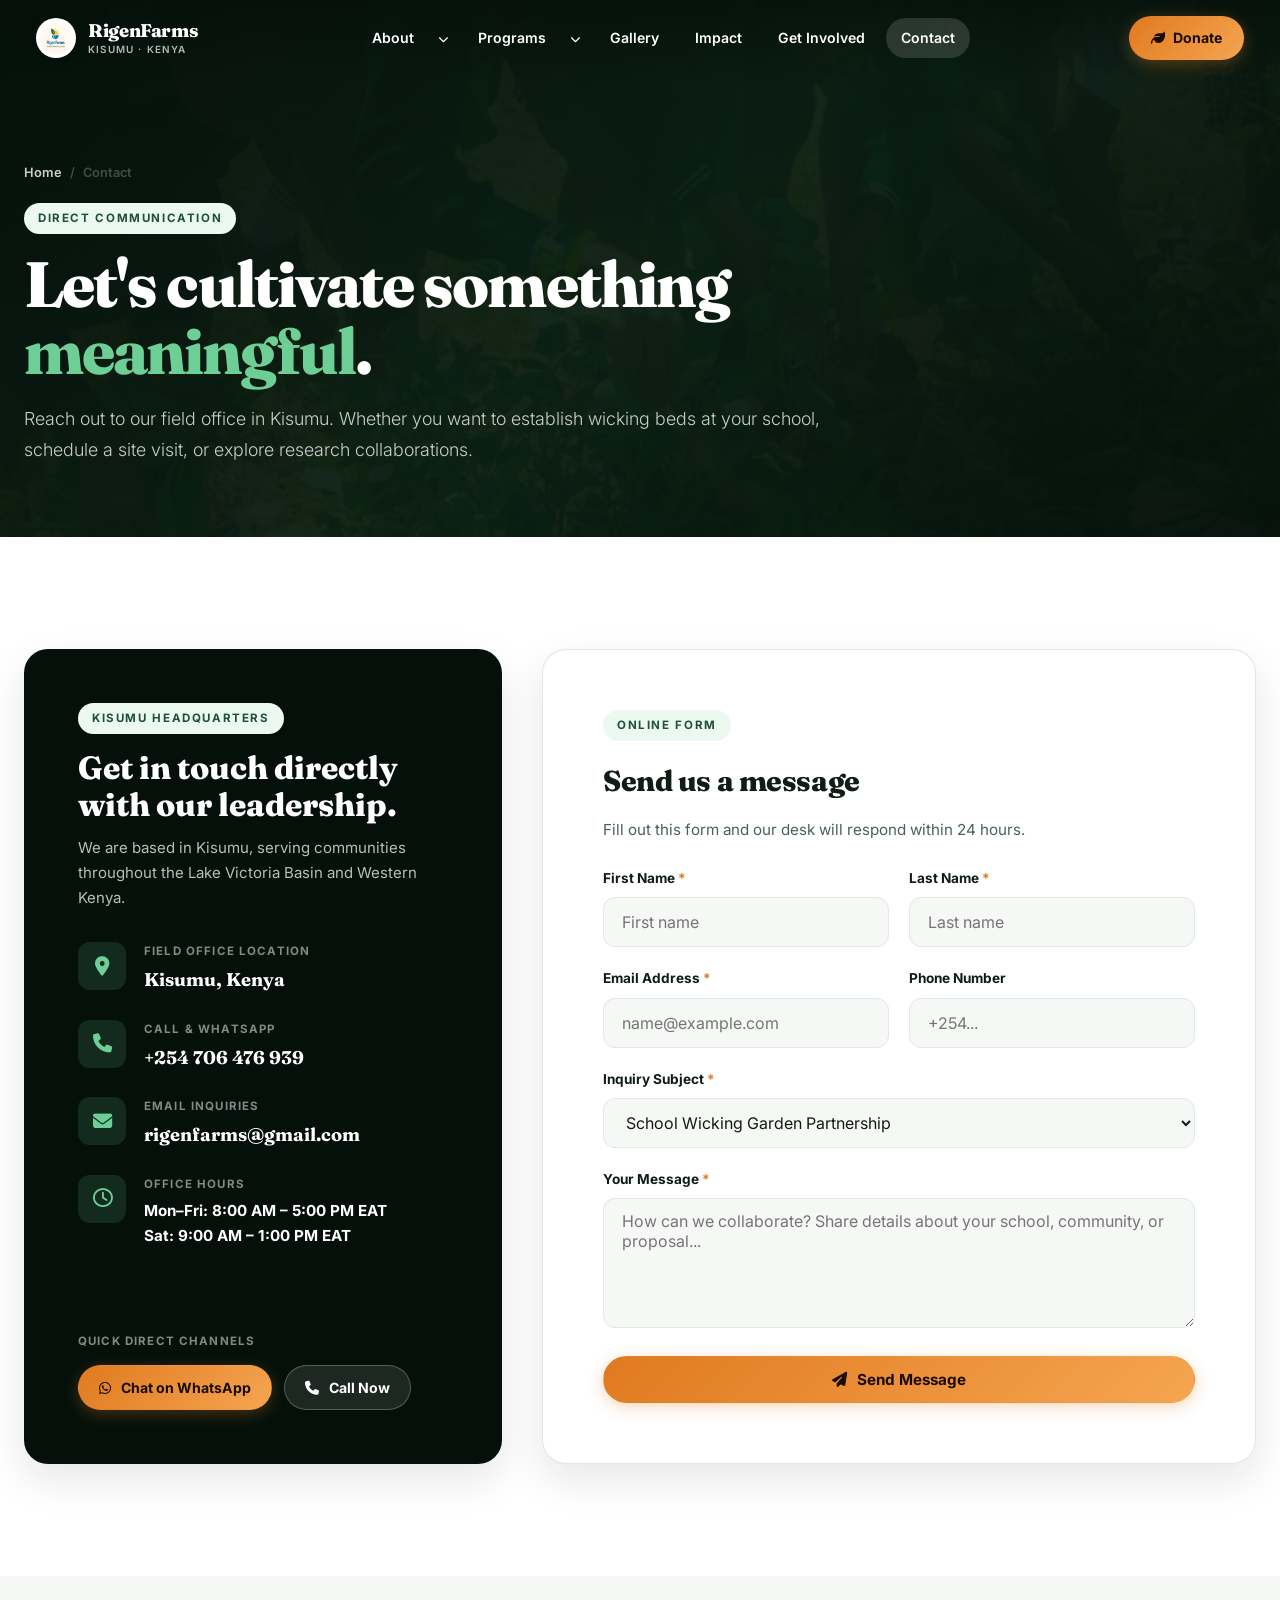
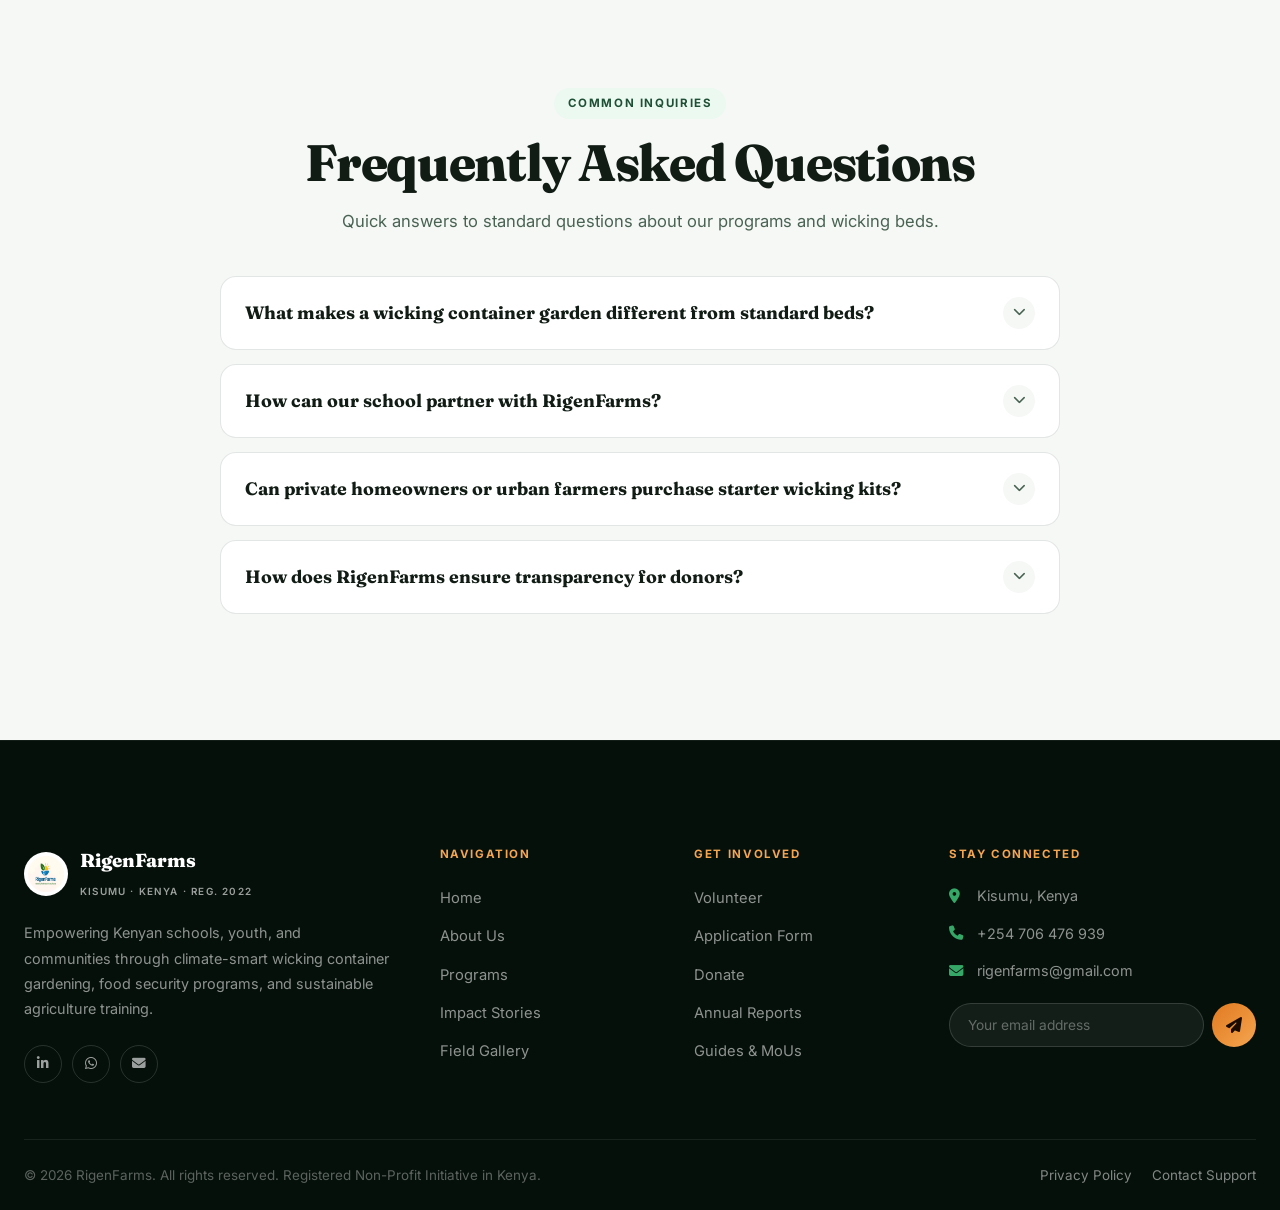
<file: contactus.html>
<!DOCTYPE html>
<html lang="en">
<head>
  <meta charset="UTF-8" />
  <meta name="viewport" content="width=device-width, initial-scale=1.0, viewport-fit=cover" />
  <title>Contact Us — RigenFarms Kenya | Kisumu Headquarters</title>
  <meta name="description" content="Get in touch with RigenFarms in Kisumu, Kenya. Inquire about school garden partnerships, wicking bed installations, or volunteer opportunities." />
  <link rel="icon" type="image/png" href="images/logo.png" />
  <link rel="preconnect" href="https://fonts.googleapis.com" />
  <link rel="preconnect" href="https://fonts.gstatic.com" crossorigin />
  <link href="https://fonts.googleapis.com/css2?family=Fraunces:ital,opsz,wght@0,9..144,400..900;1,9..144,400..700&family=Inter:wght@400..700&display=swap" rel="stylesheet" />
  <link rel="stylesheet" href="https://cdnjs.cloudflare.com/ajax/libs/font-awesome/6.4.0/css/all.min.css" />
  <link rel="stylesheet" href="rigen-theme.css" />

  <style>
    .page-hero::before {
      background-image: url('images/ngo.jpg');
    }

    /* 2-Column Contact Layout */
    .contact-split {
      display: grid;
      grid-template-columns: 1fr 1.3fr;
      gap: 40px;
    }
    .info-card {
      background: var(--g0);
      color: var(--w);
      border-radius: var(--rad-lg);
      padding: clamp(36px, 5vw, 54px);
      box-shadow: var(--sh);
      display: flex;
      flex-direction: column;
      justify-content: space-between;
    }
    .contact-channels {
      display: flex;
      flex-direction: column;
      gap: 24px;
      margin: 32px 0;
    }
    .channel-item {
      display: flex;
      gap: 18px;
      align-items: flex-start;
    }
    .channel-icon {
      width: 48px;
      height: 48px;
      border-radius: 12px;
      background: rgba(110, 207, 150, 0.14);
      color: var(--g6);
      display: grid;
      place-items: center;
      font-size: 1.2rem;
      flex-shrink: 0;
    }
    .channel-label {
      font-size: 0.72rem;
      font-weight: 700;
      letter-spacing: 0.1em;
      text-transform: uppercase;
      color: rgba(255, 255, 255, 0.5);
      margin-bottom: 4px;
    }
    .channel-value {
      font-family: var(--ff-display);
      font-size: 1.15rem;
      font-weight: 700;
      color: var(--w);
    }
    .channel-value a:hover {
      color: var(--g6);
    }

    .direct-actions-row {
      display: flex;
      gap: 12px;
      flex-wrap: wrap;
      margin-top: 14px;
    }

    @media (max-width: 900px) {
      .contact-split { grid-template-columns: 1fr; }
    }
  </style>
</head>
<body>

  <!-- Navigation Header -->
  <header id="header">
    <a class="nav-logo" href="index.html" aria-label="RigenFarms — Home">
      <img src="images/logo.png" alt="RigenFarms Logo" width="40" height="40" />
      <div class="logo-text">
        <span class="logo-name">RigenFarms</span>
        <span class="logo-sub">Kisumu · Kenya</span>
      </div>
    </a>

    <nav aria-label="Primary navigation">
      <ul class="nav-links">
        <li class="has-drop">
          <a href="aboutus.html">About</a>
          <button class="drop-btn" type="button" aria-haspopup="true" aria-expanded="false" aria-label="Toggle About submenu">
            <i class="fa-solid fa-chevron-down"></i>
          </button>
          <div class="drop-menu">
            <a href="aboutus.html">Our Story & Mission</a>
            <a href="aboutus.html#team">Leadership & Team</a>
            <a href="aboutus.html#values">Core Principles</a>
            <a href="impact.html">Impact Metrics</a>
          </div>
        </li>
        <li class="has-drop">
          <a href="projects.html">Programs</a>
          <button class="drop-btn" type="button" aria-haspopup="true" aria-expanded="false" aria-label="Toggle Programs submenu">
            <i class="fa-solid fa-chevron-down"></i>
          </button>
          <div class="drop-menu">
            <a href="projects.html">All Field Programs</a>
            <a href="projects.html#wicking">Wicking Beds</a>
            <a href="projects.html#schools">School Gardens</a>
            <a href="memoranda.html">Guides & MoUs</a>
          </div>
        </li>
        <li><a href="photos.html">Gallery</a></li>
        <li><a href="impact.html">Impact</a></li>
        <li><a href="volunteers.html">Get Involved</a></li>
        <li><a href="contactus.html" class="active">Contact</a></li>
      </ul>
    </nav>

    <div class="nav-actions">
      <a class="nav-cta" href="donation.html">
        <i class="fa-solid fa-leaf" aria-hidden="true"></i> Donate
      </a>
      <button class="ham" id="ham" aria-label="Open menu" aria-expanded="false">
        <i class="fa-solid fa-bars"></i>
      </button>
    </div>
  </header>

  <!-- Mobile Drawer Menu -->
  <nav class="mob-menu" id="mobMenu" aria-label="Mobile navigation" role="dialog" aria-modal="true">
    <a href="index.html">Home</a>
    <a href="aboutus.html">About Us</a>
    <a href="projects.html">Programs</a>
    <a href="impact.html">Impact</a>
    <a href="photos.html">Field Gallery</a>
    <a href="volunteers.html">Volunteer</a>
    <a href="annual-reports.html">Reports</a>
    <a href="contactus.html" class="active">Contact</a>
    <div style="margin-top: 28px;">
      <a class="btn btn-primary" href="donation.html" style="width: 100%;">
        <i class="fa-solid fa-leaf"></i> Donate Now
      </a>
    </div>
  </nav>

  <!-- Page Hero Banner -->
  <section class="page-hero" aria-labelledby="contactH1">
    <div class="wrap">
      <div class="page-hero-inner rv">
        <div class="breadcrumb">
          <a href="index.html">Home</a>
          <span>/</span>
          <span>Contact</span>
        </div>
        <div class="sec-tag">Direct Communication</div>
        <h1 id="contactH1">Let's cultivate something <em>meaningful</em>.</h1>
        <p>Reach out to our field office in Kisumu. Whether you want to establish wicking beds at your school, schedule a site visit, or explore research collaborations.</p>
      </div>
    </div>
  </section>

  <!-- Contact Form & Info Split -->
  <section class="section" id="reach-out">
    <div class="wrap">
      <div class="contact-split">
        
        <!-- Left: Direct Info Card -->
        <div class="info-card rv">
          <div>
            <div class="sec-tag">Kisumu Headquarters</div>
            <h2 style="font-family: var(--ff-display); font-size: 2rem; font-weight: 800; color: var(--w); line-height: 1.15; margin-bottom: 12px;">Get in touch directly with our leadership.</h2>
            <p style="color: rgba(255, 255, 255, 0.72); font-size: 0.94rem; line-height: 1.65;">We are based in Kisumu, serving communities throughout the Lake Victoria Basin and Western Kenya.</p>

            <div class="contact-channels">
              <div class="channel-item">
                <div class="channel-icon"><i class="fa-solid fa-location-dot"></i></div>
                <div>
                  <div class="channel-label">Field Office Location</div>
                  <div class="channel-value">Kisumu, Kenya</div>
                </div>
              </div>

              <div class="channel-item">
                <div class="channel-icon"><i class="fa-solid fa-phone"></i></div>
                <div>
                  <div class="channel-label">Call & WhatsApp</div>
                  <div class="channel-value"><a href="tel:+254706476939">+254 706 476 939</a></div>
                </div>
              </div>

              <div class="channel-item">
                <div class="channel-icon"><i class="fa-solid fa-envelope"></i></div>
                <div>
                  <div class="channel-label">Email Inquiries</div>
                  <div class="channel-value"><a href="mailto:rigenfarms@gmail.com">rigenfarms@gmail.com</a></div>
                </div>
              </div>

              <div class="channel-item">
                <div class="channel-icon"><i class="fa-regular fa-clock"></i></div>
                <div>
                  <div class="channel-label">Office Hours</div>
                  <div class="channel-value" style="font-size: 0.95rem; font-family: var(--ff-body);">Mon–Fri: 8:00 AM – 5:00 PM EAT<br/>Sat: 9:00 AM – 1:00 PM EAT</div>
                </div>
              </div>
            </div>
          </div>

          <div>
            <div class="channel-label" style="margin-bottom: 12px;">Quick Direct Channels</div>
            <div class="direct-actions-row">
              <a class="btn btn-primary" href="https://wa.me/254706476939" target="_blank" rel="noopener" style="padding: 10px 20px; font-size: 0.88rem;">
                <i class="fa-brands fa-whatsapp"></i> Chat on WhatsApp
              </a>
              <a class="btn btn-ghost-white" href="tel:+254706476939" style="padding: 10px 20px; font-size: 0.88rem;">
                <i class="fa-solid fa-phone"></i> Call Now
              </a>
            </div>
          </div>
        </div>

        <!-- Right: Message Form -->
        <div class="form-card rv rv-delay-1">
          <div class="sec-tag">Online Form</div>
          <h2 class="card-title" style="font-size: 1.8rem;">Send us a message</h2>
          <p class="card-desc" style="margin-bottom: 24px;">Fill out this form and our desk will respond within 24 hours.</p>

          <div id="contactAlert" class="alert-box"></div>

          <form id="contactForm">
            <div class="form-grid-2">
              <div class="fg">
                <label for="cFirstName">First Name <em>*</em></label>
                <input type="text" id="cFirstName" required placeholder="First name" />
              </div>
              <div class="fg">
                <label for="cLastName">Last Name <em>*</em></label>
                <input type="text" id="cLastName" required placeholder="Last name" />
              </div>
            </div>

            <div class="form-grid-2">
              <div class="fg">
                <label for="cEmail">Email Address <em>*</em></label>
                <input type="email" id="cEmail" required placeholder="name@example.com" />
              </div>
              <div class="fg">
                <label for="cPhone">Phone Number</label>
                <input type="tel" id="cPhone" placeholder="+254..." />
              </div>
            </div>

            <div class="fg">
              <label for="cSubject">Inquiry Subject <em>*</em></label>
              <select id="cSubject" required>
                <option value="School Partnership">School Wicking Garden Partnership</option>
                <option value="Volunteer Opportunity">Volunteer Inquiry</option>
                <option value="Donation / Grant">Donation or Philanthropic Partnership</option>
                <option value="Academic Research">Academic Research Collaboration</option>
                <option value="Seedling Order">Seedling Nursery Purchase / Supply</option>
                <option value="General Inquiry">General Question</option>
              </select>
            </div>

            <div class="fg">
              <label for="cMessage">Your Message <em>*</em></label>
              <textarea id="cMessage" required placeholder="How can we collaborate? Share details about your school, community, or proposal..."></textarea>
            </div>

            <button type="submit" class="btn btn-primary" id="cSubmit" style="width: 100%; margin-top: 8px;">
              <i class="fa-solid fa-paper-plane"></i> Send Message
            </button>
          </form>
        </div>

      </div>
    </div>
  </section>

  <!-- FAQ Accordion Section -->
  <section class="section section-tint" id="faq">
    <div class="wrap-narrow">
      <div class="text-center rv">
        <div class="sec-tag">Common Inquiries</div>
        <h2 class="sec-h2">Frequently Asked Questions</h2>
        <p class="sec-lead">Quick answers to standard questions about our programs and wicking beds.</p>
      </div>

      <div style="margin-top: 40px;">
        <div class="accordion rv">
          <button class="acc-btn" type="button" aria-expanded="false">
            <span>What makes a wicking container garden different from standard beds?</span>
            <div class="acc-icon"><i class="fa-solid fa-chevron-down"></i></div>
          </button>
          <div class="acc-content">
            <p>Traditional garden beds lose up to 60% of applied water to direct sun evaporation and deep drainage runoff. Wicking beds store water in an enclosed bottom basin beneath a geotextile barrier. Moisture is drawn upward naturally via soil capillary tension only when plant roots need it, reducing water usage by half and virtually eliminating weeds.</p>
          </div>
        </div>

        <div class="accordion rv rv-delay-1">
          <button class="acc-btn" type="button" aria-expanded="false">
            <span>How can our school partner with RigenFarms?</span>
            <div class="acc-icon"><i class="fa-solid fa-chevron-down"></i></div>
          </button>
          <div class="acc-content">
            <p>Schools in Western Kenya can submit an inquiry via our contact form or contact our Kisumu office. We conduct a preliminary site inspection (evaluating sunlight, rainwater runoff, and student club capacity), provide container hardware and seedling kits, and train teaching staff on integrating the beds into the Competency-Based Curriculum (CBC).</p>
          </div>
        </div>

        <div class="accordion rv rv-delay-2">
          <button class="acc-btn" type="button" aria-expanded="false">
            <span>Can private homeowners or urban farmers purchase starter wicking kits?</span>
            <div class="acc-icon"><i class="fa-solid fa-chevron-down"></i></div>
          </button>
          <div class="acc-content">
            <p>Yes! We supply DIY container components, pre-mixed biochar organic soil, and hardy indigenous seedlings for backyard growers, restaurants, and urban balconies. Proceeds directly subsidize school living laboratory installations.</p>
          </div>
        </div>

        <div class="accordion rv">
          <button class="acc-btn" type="button" aria-expanded="false">
            <span>How does RigenFarms ensure transparency for donors?</span>
            <div class="acc-icon"><i class="fa-solid fa-chevron-down"></i></div>
          </button>
          <div class="acc-content">
            <p>We publish annual impact and financial reports with verified independent audits. Donors who sponsor school gardens receive geotagged photographic progress reports, pupil harvest updates, and direct contact with school leadership.</p>
          </div>
        </div>
      </div>
    </div>
  </section>

  <!-- Universal Footer -->
  <footer id="footer">
    <div class="wrap">
      <div class="foot-grid">
        <div>
          <div class="foot-brand">
            <img src="images/logo.png" alt="" width="44" height="44" />
            <div>
              <strong>RigenFarms</strong>
              <small>Kisumu · Kenya · Reg. 2022</small>
            </div>
          </div>
          <p class="foot-desc">Empowering Kenyan schools, youth, and communities through climate-smart wicking container gardening, food security programs, and sustainable agriculture training.</p>
          <div class="foot-soc">
            <a href="https://www.linkedin.com/company/rigenfarms/" target="_blank" rel="noopener" aria-label="LinkedIn"><i class="fa-brands fa-linkedin-in"></i></a>
            <a href="https://wa.me/254706476939" target="_blank" rel="noopener" aria-label="WhatsApp"><i class="fa-brands fa-whatsapp"></i></a>
            <a href="mailto:rigenfarms@gmail.com" aria-label="Email"><i class="fa-solid fa-envelope"></i></a>
          </div>
        </div>

        <div class="foot-col">
          <h4>Navigation</h4>
          <ul class="foot-links">
            <li><a href="index.html">Home</a></li>
            <li><a href="aboutus.html">About Us</a></li>
            <li><a href="projects.html">Programs</a></li>
            <li><a href="impact.html">Impact Stories</a></li>
            <li><a href="photos.html">Field Gallery</a></li>
          </ul>
        </div>

        <div class="foot-col">
          <h4>Get Involved</h4>
          <ul class="foot-links">
            <li><a href="volunteers.html">Volunteer</a></li>
            <li><a href="volunteersForm.html">Application Form</a></li>
            <li><a href="donation.html">Donate</a></li>
            <li><a href="annual-reports.html">Annual Reports</a></li>
            <li><a href="memoranda.html">Guides & MoUs</a></li>
          </ul>
        </div>

        <div class="foot-col">
          <h4>Stay Connected</h4>
          <div class="foot-contact-list">
            <span><i class="fa-solid fa-location-dot"></i> Kisumu, Kenya</span>
            <a href="tel:+254706476939"><i class="fa-solid fa-phone"></i> +254 706 476 939</a>
            <a href="mailto:rigenfarms@gmail.com"><i class="fa-solid fa-envelope"></i> rigenfarms@gmail.com</a>
          </div>
          <form class="newsf" aria-label="Subscribe to newsletter">
            <input type="email" placeholder="Your email address" required aria-label="Email address" />
            <button type="submit" aria-label="Submit newsletter subscription"><i class="fa-solid fa-paper-plane"></i></button>
          </form>
        </div>
      </div>

      <div class="foot-bottom">
        <div>&copy; <span id="yr">2026</span> RigenFarms. All rights reserved. Registered Non-Profit Initiative in Kenya.</div>
        <div style="display: flex; gap: 20px;">
          <a href="privacy.html">Privacy Policy</a>
          <a href="contactus.html">Contact Support</a>
        </div>
      </div>
    </div>
  </footer>

  <script src="rigen-theme.js"></script>
  <script>
    const cForm = document.getElementById("contactForm");
    const cAlert = document.getElementById("contactAlert");
    cForm?.addEventListener("submit", (e) => {
      e.preventDefault();
      const fn = document.getElementById("cFirstName").value.trim();
      const ln = document.getElementById("cLastName").value.trim();
      const em = document.getElementById("cEmail").value.trim();
      const ph = document.getElementById("cPhone").value.trim();
      const sb = document.getElementById("cSubject").value;
      const ms = document.getElementById("cMessage").value.trim();

      const subject = encodeURIComponent(`Website Inquiry: ${sb} - ${fn} ${ln}`);
      const body = encodeURIComponent(`Sender: ${fn} ${ln}\nEmail: ${em}\nPhone: ${ph || "N/A"}\nSubject: ${sb}\n\nMessage:\n${ms}`);
      window.location.href = `mailto:rigenfarms@gmail.com?subject=${subject}&body=${body}`;

      cAlert.className = "alert-box alert-success";
      cAlert.style.display = "block";
      cAlert.innerHTML = '<i class="fa-solid fa-circle-check"></i> Thank you! Your email client has been prepared. Please press Send to deliver your message directly to our Kisumu desk.';
      cForm.reset();
    });
  </script>
</body>
</html>
</file>
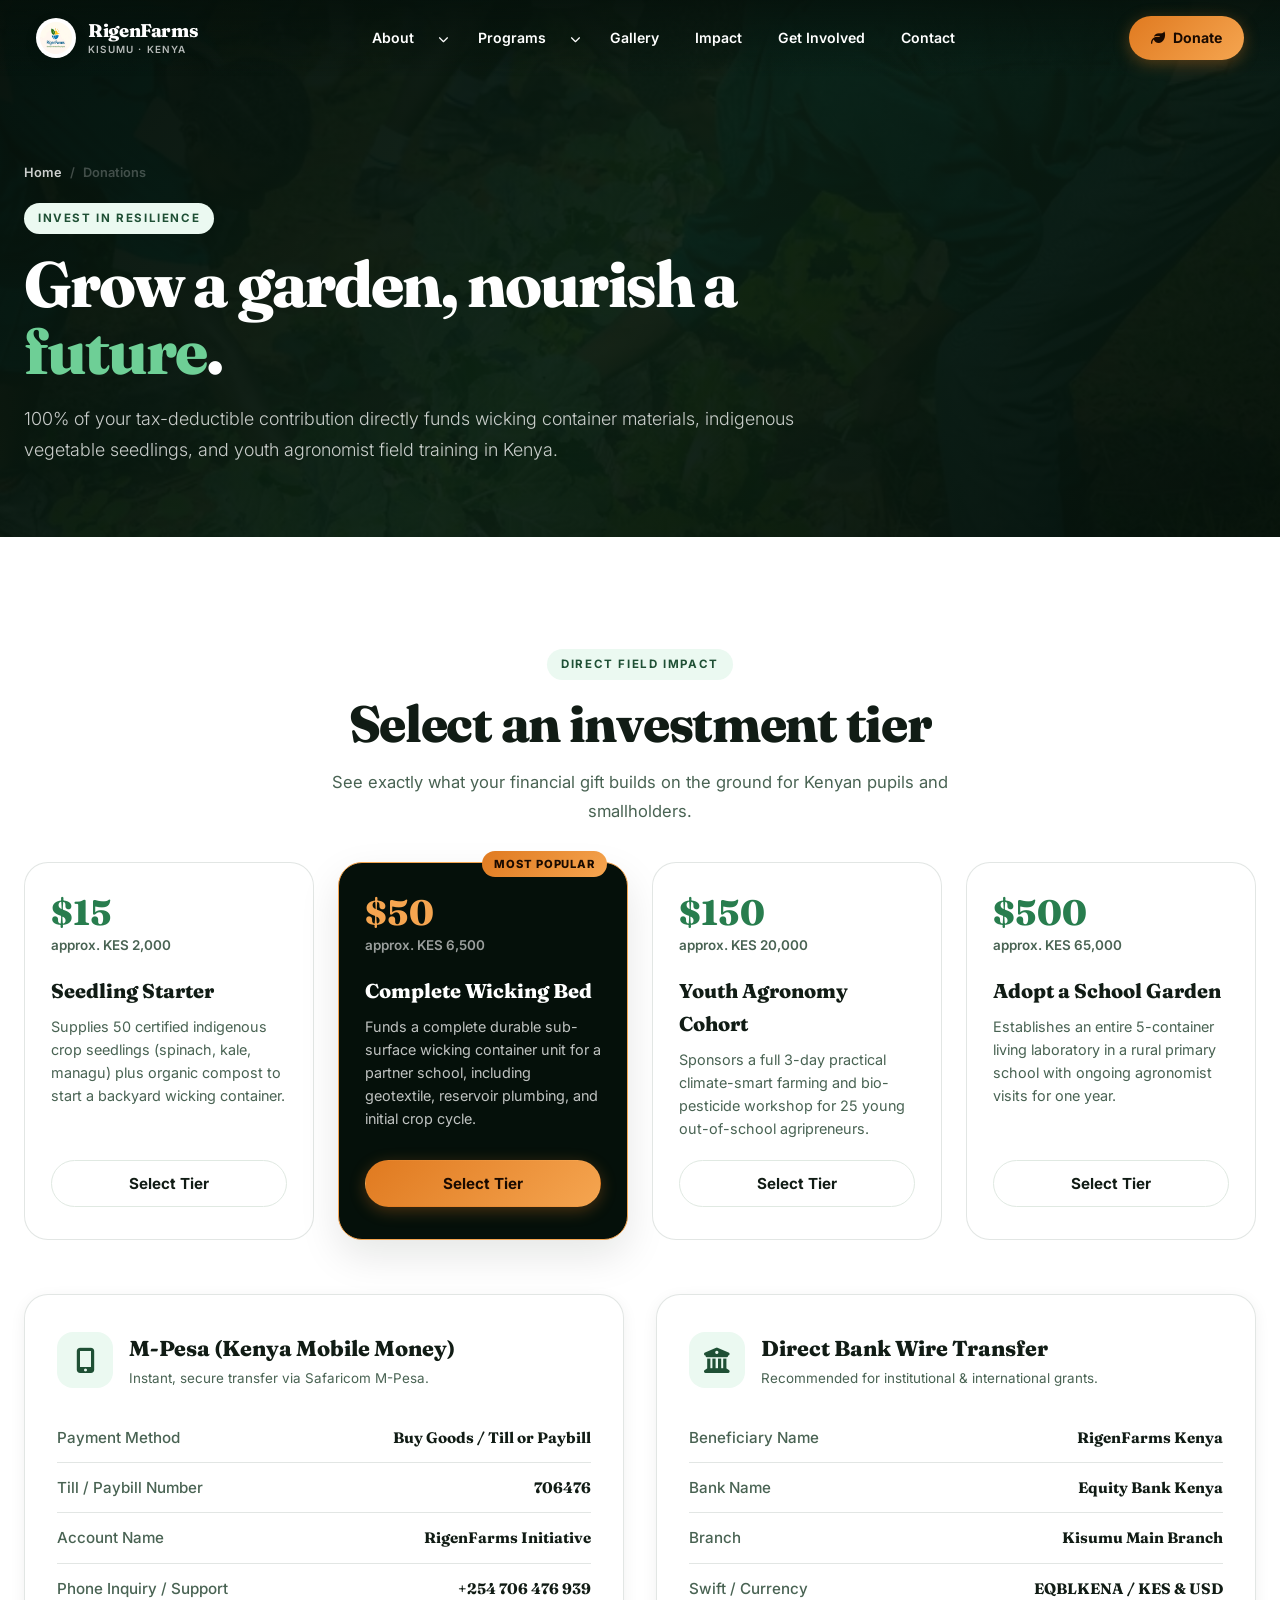
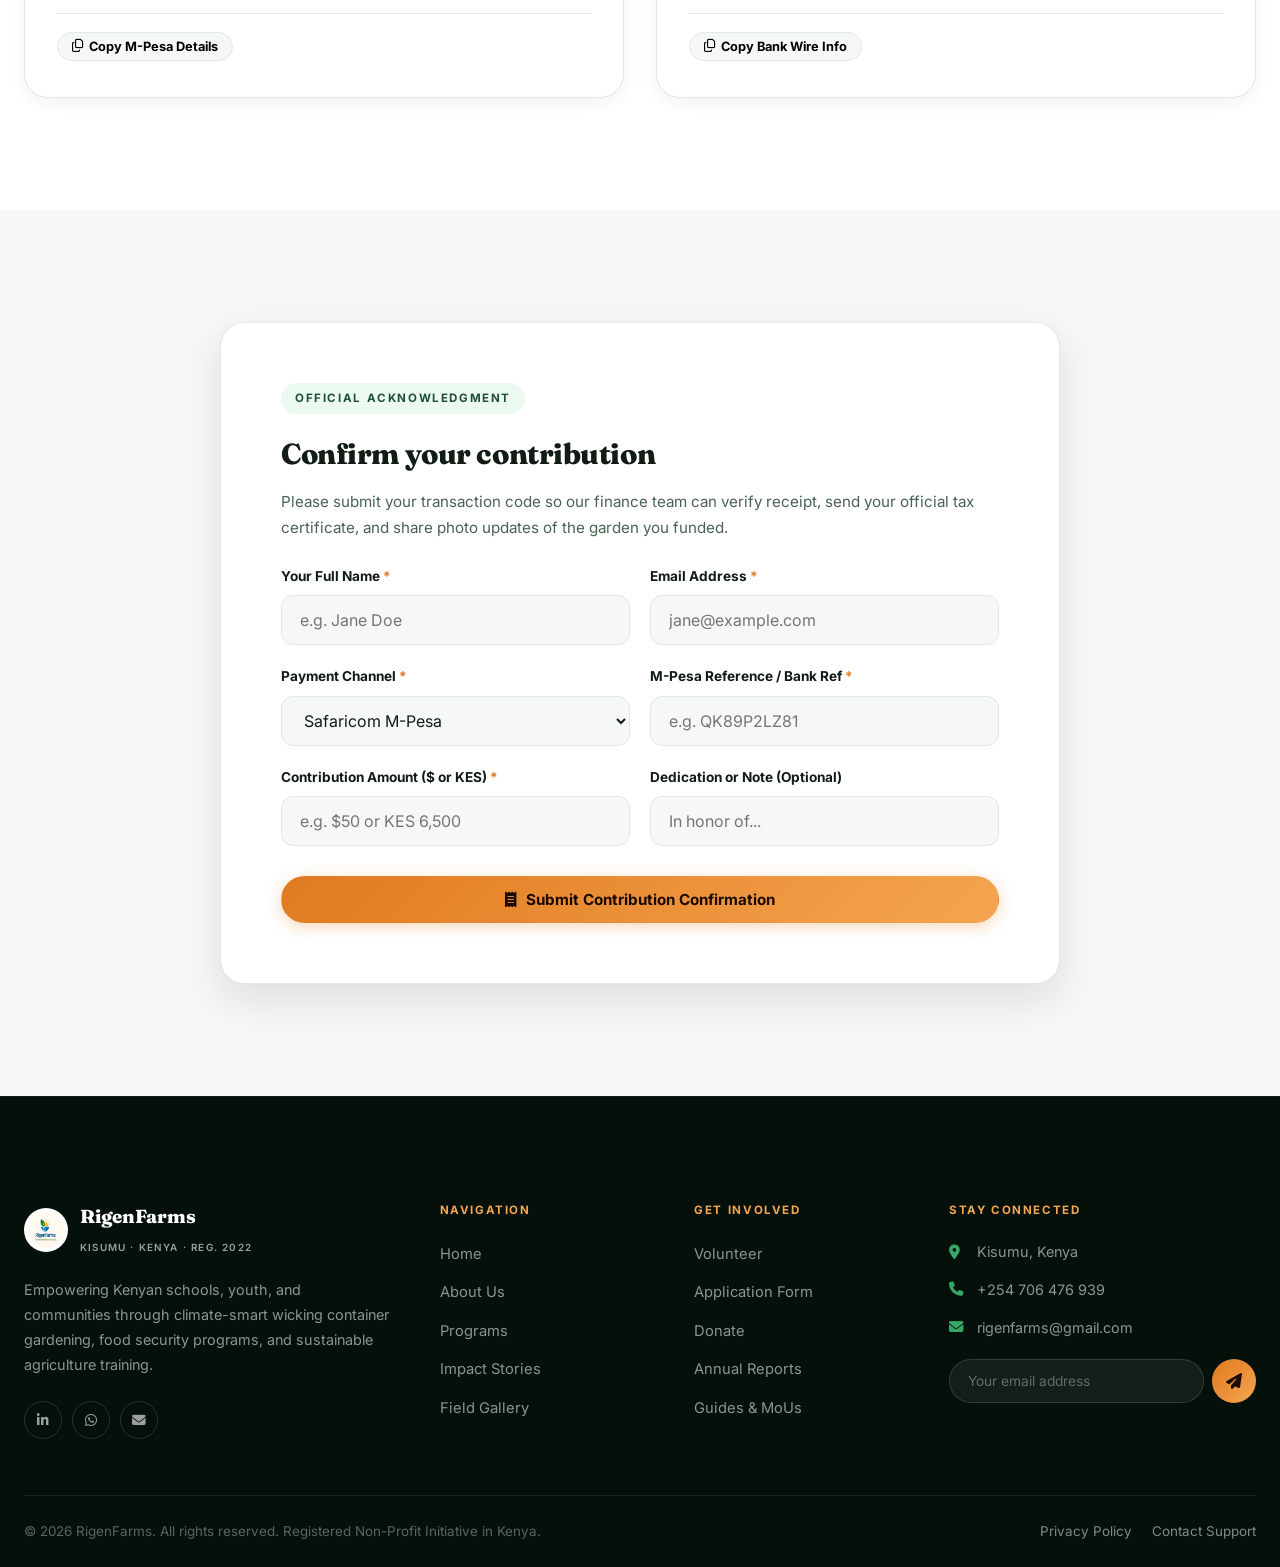
<file: donation.html>
<!DOCTYPE html>
<html lang="en">
<head>
  <meta charset="UTF-8" />
  <meta name="viewport" content="width=device-width, initial-scale=1.0, viewport-fit=cover" />
  <title>Donate & Support — RigenFarms Kenya | Grow Resilient Communities</title>
  <meta name="description" content="Support RigenFarms to fund school wicking gardens, youth farmer training, and climate-resilient food security in Kenya. Donate via M-Pesa or Bank transfer." />
  <link rel="icon" type="image/png" href="images/logo.png" />
  <link rel="preconnect" href="https://fonts.googleapis.com" />
  <link rel="preconnect" href="https://fonts.gstatic.com" crossorigin />
  <link href="https://fonts.googleapis.com/css2?family=Fraunces:ital,opsz,wght@0,9..144,400..900;1,9..144,400..700&family=Inter:wght@400..700&display=swap" rel="stylesheet" />
  <link rel="stylesheet" href="https://cdnjs.cloudflare.com/ajax/libs/font-awesome/6.4.0/css/all.min.css" />
  <link rel="stylesheet" href="rigen-theme.css" />

  <style>
    .page-hero::before {
      background-image: url('images/gowowo.jpeg');
    }

    /* Giving Tiers Grid */
    .tier-grid {
      display: grid;
      grid-template-columns: repeat(auto-fit, minmax(260px, 1fr));
      gap: 24px;
      margin: 36px 0 54px;
    }
    .tier-card {
      background: var(--w);
      border: 1.5px solid var(--li);
      border-radius: var(--rad-lg);
      padding: 32px 26px;
      display: flex;
      flex-direction: column;
      justify-content: space-between;
      position: relative;
      transition: transform var(--tr), box-shadow var(--tr), border-color var(--tr);
      cursor: pointer;
    }
    .tier-card:hover {
      transform: translateY(-5px);
      box-shadow: var(--sh);
      border-color: var(--g3);
    }
    .tier-card.featured {
      background: var(--g0);
      color: var(--w);
      border-color: var(--a3);
      box-shadow: var(--sh);
    }
    .tier-card.featured .tier-title { color: var(--w); }
    .tier-card.featured .tier-desc { color: rgba(255, 255, 255, 0.75); }
    .tier-badge {
      position: absolute;
      top: -12px;
      right: 20px;
      padding: 4px 12px;
      border-radius: var(--rad-pill);
      background: linear-gradient(135deg, var(--a2), var(--a3));
      color: #1a0a00;
      font-size: 0.7rem;
      font-weight: 800;
      letter-spacing: 0.08em;
      text-transform: uppercase;
    }
    .tier-price {
      font-family: var(--ff-display);
      font-size: 2.2rem;
      font-weight: 800;
      color: var(--g4);
      line-height: 1;
      margin-bottom: 4px;
    }
    .tier-card.featured .tier-price {
      color: var(--a3);
    }
    .tier-kes {
      font-size: 0.84rem;
      font-weight: 600;
      color: var(--sub);
      margin-bottom: 18px;
    }
    .tier-card.featured .tier-kes {
      color: rgba(255, 255, 255, 0.6);
    }
    .tier-title {
      font-family: var(--ff-display);
      font-size: 1.25rem;
      font-weight: 800;
      color: var(--ink);
      margin-bottom: 8px;
    }
    .tier-desc {
      font-size: 0.9rem;
      color: var(--sub);
      line-height: 1.6;
      margin-bottom: 20px;
    }

    /* Payment Channel Cards */
    .pay-methods {
      display: grid;
      grid-template-columns: 1fr 1fr;
      gap: 32px;
      margin-top: 36px;
    }
    .pay-card {
      background: var(--w);
      border: 1px solid var(--li);
      border-radius: var(--rad-lg);
      padding: 36px 32px;
      box-shadow: var(--sh-sm);
    }
    .pay-card-top {
      display: flex;
      align-items: center;
      gap: 16px;
      margin-bottom: 24px;
    }
    .pay-icon-box {
      width: 56px;
      height: 56px;
      border-radius: var(--rad);
      display: grid;
      place-items: center;
      font-size: 1.6rem;
      background: var(--g8);
      color: var(--g3);
      flex-shrink: 0;
    }
    .pay-row {
      display: flex;
      justify-content: space-between;
      align-items: center;
      padding: 12px 0;
      border-bottom: 1px solid var(--li);
      font-size: 0.95rem;
    }
    .pay-row span { color: var(--sub); font-weight: 500; }
    .pay-row strong { font-family: var(--ff-display); font-weight: 700; color: var(--ink); }
    .copy-pill {
      display: inline-flex;
      align-items: center;
      gap: 6px;
      padding: 6px 14px;
      border-radius: var(--rad-pill);
      border: 1px solid var(--s2);
      background: var(--s0);
      cursor: pointer;
      font-size: 0.8rem;
      font-weight: 700;
      transition: all var(--tr-fast);
      margin-top: 18px;
    }
    .copy-pill:hover {
      background: var(--g3);
      color: var(--w);
      border-color: var(--g3);
    }

    @media (max-width: 800px) {
      .pay-methods { grid-template-columns: 1fr; }
    }
  </style>
</head>
<body>

  <!-- Navigation Header -->
  <header id="header">
    <a class="nav-logo" href="index.html" aria-label="RigenFarms — Home">
      <img src="images/logo.png" alt="RigenFarms Logo" width="40" height="40" />
      <div class="logo-text">
        <span class="logo-name">RigenFarms</span>
        <span class="logo-sub">Kisumu · Kenya</span>
      </div>
    </a>

    <nav aria-label="Primary navigation">
      <ul class="nav-links">
        <li class="has-drop">
          <a href="aboutus.html">About</a>
          <button class="drop-btn" type="button" aria-haspopup="true" aria-expanded="false" aria-label="Toggle About submenu">
            <i class="fa-solid fa-chevron-down"></i>
          </button>
          <div class="drop-menu">
            <a href="aboutus.html">Our Story & Mission</a>
            <a href="aboutus.html#team">Leadership & Team</a>
            <a href="aboutus.html#values">Core Principles</a>
            <a href="impact.html">Impact Metrics</a>
          </div>
        </li>
        <li class="has-drop">
          <a href="projects.html">Programs</a>
          <button class="drop-btn" type="button" aria-haspopup="true" aria-expanded="false" aria-label="Toggle Programs submenu">
            <i class="fa-solid fa-chevron-down"></i>
          </button>
          <div class="drop-menu">
            <a href="projects.html">All Field Programs</a>
            <a href="projects.html#wicking">Wicking Beds</a>
            <a href="projects.html#schools">School Gardens</a>
            <a href="memoranda.html">Guides & MoUs</a>
          </div>
        </li>
        <li><a href="photos.html">Gallery</a></li>
        <li><a href="impact.html">Impact</a></li>
        <li><a href="volunteers.html">Get Involved</a></li>
        <li><a href="contactus.html">Contact</a></li>
      </ul>
    </nav>

    <div class="nav-actions">
      <a class="nav-cta" href="donation.html">
        <i class="fa-solid fa-leaf" aria-hidden="true"></i> Donate
      </a>
      <button class="ham" id="ham" aria-label="Open menu" aria-expanded="false">
        <i class="fa-solid fa-bars"></i>
      </button>
    </div>
  </header>

  <!-- Mobile Drawer Menu -->
  <nav class="mob-menu" id="mobMenu" aria-label="Mobile navigation" role="dialog" aria-modal="true">
    <a href="index.html">Home</a>
    <a href="aboutus.html">About Us</a>
    <a href="projects.html">Programs</a>
    <a href="impact.html">Impact</a>
    <a href="photos.html">Field Gallery</a>
    <a href="volunteers.html">Volunteer</a>
    <a href="annual-reports.html">Reports</a>
    <a href="contactus.html">Contact</a>
    <div style="margin-top: 28px;">
      <a class="btn btn-primary" href="donation.html" style="width: 100%;">
        <i class="fa-solid fa-leaf"></i> Donate Now
      </a>
    </div>
  </nav>

  <!-- Page Hero Banner -->
  <section class="page-hero" aria-labelledby="donH1">
    <div class="wrap">
      <div class="page-hero-inner rv">
        <div class="breadcrumb">
          <a href="index.html">Home</a>
          <span>/</span>
          <span>Donations</span>
        </div>
        <div class="sec-tag">Invest In Resilience</div>
        <h1 id="donH1">Grow a garden, nourish a <em>future</em>.</h1>
        <p>100% of your tax-deductible contribution directly funds wicking container materials, indigenous vegetable seedlings, and youth agronomist field training in Kenya.</p>
      </div>
    </div>
  </section>

  <!-- Tangible Giving Tiers -->
  <section class="section" id="tiers">
    <div class="wrap">
      <div class="text-center rv">
        <div class="sec-tag">Direct Field Impact</div>
        <h2 class="sec-h2">Select an investment tier</h2>
        <p class="sec-lead">See exactly what your financial gift builds on the ground for Kenyan pupils and smallholders.</p>
      </div>

      <div class="tier-grid">
        <!-- Tier 1 -->
        <div class="tier-card rv" onclick="document.getElementById('donAmt').value='15';">
          <div>
            <div class="tier-price">$15</div>
            <div class="tier-kes">approx. KES 2,000</div>
            <h3 class="tier-title">Seedling Starter</h3>
            <p class="tier-desc">Supplies 50 certified indigenous crop seedlings (spinach, kale, managu) plus organic compost to start a backyard wicking container.</p>
          </div>
          <button type="button" class="btn btn-outline" style="width: 100%;">Select Tier</button>
        </div>

        <!-- Tier 2: Featured -->
        <div class="tier-card featured rv rv-delay-1" onclick="document.getElementById('donAmt').value='50';">
          <span class="tier-badge">Most Popular</span>
          <div>
            <div class="tier-price">$50</div>
            <div class="tier-kes">approx. KES 6,500</div>
            <h3 class="tier-title">Complete Wicking Bed</h3>
            <p class="tier-desc">Funds a complete durable sub-surface wicking container unit for a partner school, including geotextile, reservoir plumbing, and initial crop cycle.</p>
          </div>
          <button type="button" class="btn btn-primary" style="width: 100%;">Select Tier</button>
        </div>

        <!-- Tier 3 -->
        <div class="tier-card rv rv-delay-2" onclick="document.getElementById('donAmt').value='150';">
          <div>
            <div class="tier-price">$150</div>
            <div class="tier-kes">approx. KES 20,000</div>
            <h3 class="tier-title">Youth Agronomy Cohort</h3>
            <p class="tier-desc">Sponsors a full 3-day practical climate-smart farming and bio-pesticide workshop for 25 young out-of-school agripreneurs.</p>
          </div>
          <button type="button" class="btn btn-outline" style="width: 100%;">Select Tier</button>
        </div>

        <!-- Tier 4 -->
        <div class="tier-card rv rv-delay-3" onclick="document.getElementById('donAmt').value='500';">
          <div>
            <div class="tier-price">$500</div>
            <div class="tier-kes">approx. KES 65,000</div>
            <h3 class="tier-title">Adopt a School Garden</h3>
            <p class="tier-desc">Establishes an entire 5-container living laboratory in a rural primary school with ongoing agronomist visits for one year.</p>
          </div>
          <button type="button" class="btn btn-outline" style="width: 100%;">Select Tier</button>
        </div>
      </div>

      <!-- Payment Channels -->
      <div class="pay-methods">
        <!-- M-Pesa Card -->
        <div class="pay-card rv">
          <div class="pay-card-top">
            <div class="pay-icon-box"><i class="fa-solid fa-mobile-screen-button"></i></div>
            <div>
              <h3 style="font-family: var(--ff-display); font-size: 1.35rem; font-weight: 800; color: var(--ink);">M-Pesa (Kenya Mobile Money)</h3>
              <p style="font-size: 0.84rem; color: var(--sub);">Instant, secure transfer via Safaricom M-Pesa.</p>
            </div>
          </div>
          <div class="pay-row">
            <span>Payment Method</span>
            <strong>Buy Goods / Till or Paybill</strong>
          </div>
          <div class="pay-row">
            <span>Till / Paybill Number</span>
            <strong id="mpesaNo">706476</strong>
          </div>
          <div class="pay-row">
            <span>Account Name</span>
            <strong>RigenFarms Initiative</strong>
          </div>
          <div class="pay-row">
            <span>Phone Inquiry / Support</span>
            <strong>+254 706 476 939</strong>
          </div>
          <button type="button" class="copy-pill" id="copyMpesaBtn">
            <i class="fa-regular fa-copy"></i> Copy M-Pesa Details
          </button>
        </div>

        <!-- Bank Transfer Card -->
        <div class="pay-card rv rv-delay-1">
          <div class="pay-card-top">
            <div class="pay-icon-box"><i class="fa-solid fa-building-columns"></i></div>
            <div>
              <h3 style="font-family: var(--ff-display); font-size: 1.35rem; font-weight: 800; color: var(--ink);">Direct Bank Wire Transfer</h3>
              <p style="font-size: 0.84rem; color: var(--sub);">Recommended for institutional & international grants.</p>
            </div>
          </div>
          <div class="pay-row">
            <span>Beneficiary Name</span>
            <strong>RigenFarms Kenya</strong>
          </div>
          <div class="pay-row">
            <span>Bank Name</span>
            <strong>Equity Bank Kenya</strong>
          </div>
          <div class="pay-row">
            <span>Branch</span>
            <strong>Kisumu Main Branch</strong>
          </div>
          <div class="pay-row">
            <span>Swift / Currency</span>
            <strong>EQBLKENA / KES & USD</strong>
          </div>
          <button type="button" class="copy-pill" id="copyBankBtn">
            <i class="fa-regular fa-copy"></i> Copy Bank Wire Info
          </button>
        </div>
      </div>

    </div>
  </section>

  <!-- Donation Notification Form -->
  <section class="section section-tint" id="receipt">
    <div class="wrap-narrow">
      <div class="form-card rv">
        <div class="sec-tag">Official Acknowledgment</div>
        <h2 class="card-title" style="font-size: 1.8rem;">Confirm your contribution</h2>
        <p class="card-desc" style="margin-bottom: 24px;">Please submit your transaction code so our finance team can verify receipt, send your official tax certificate, and share photo updates of the garden you funded.</p>

        <div id="donAlert" class="alert-box"></div>

        <form id="donForm">
          <div class="form-grid-2">
            <div class="fg">
              <label for="donName">Your Full Name <em>*</em></label>
              <input type="text" id="donName" required placeholder="e.g. Jane Doe" />
            </div>
            <div class="fg">
              <label for="donEmail">Email Address <em>*</em></label>
              <input type="email" id="donEmail" required placeholder="jane@example.com" />
            </div>
          </div>

          <div class="form-grid-2">
            <div class="fg">
              <label for="donMethod">Payment Channel <em>*</em></label>
              <select id="donMethod" required>
                <option value="mpesa">Safaricom M-Pesa</option>
                <option value="bank">Bank Wire Transfer</option>
                <option value="international">International Grant / Other</option>
              </select>
            </div>
            <div class="fg">
              <label for="donCode">M-Pesa Reference / Bank Ref <em>*</em></label>
              <input type="text" id="donCode" required placeholder="e.g. QK89P2LZ81" />
            </div>
          </div>

          <div class="form-grid-2">
            <div class="fg">
              <label for="donAmt">Contribution Amount ($ or KES) <em>*</em></label>
              <input type="text" id="donAmt" required placeholder="e.g. $50 or KES 6,500" />
            </div>
            <div class="fg">
              <label for="donDedication">Dedication or Note (Optional)</label>
              <input type="text" id="donDedication" placeholder="In honor of..." />
            </div>
          </div>

          <button type="submit" class="btn btn-primary" id="donSubmit" style="width: 100%; margin-top: 10px;">
            <i class="fa-solid fa-receipt"></i> Submit Contribution Confirmation
          </button>
        </form>
      </div>
    </div>
  </section>

  <!-- Universal Footer -->
  <footer id="footer">
    <div class="wrap">
      <div class="foot-grid">
        <div>
          <div class="foot-brand">
            <img src="images/logo.png" alt="" width="44" height="44" />
            <div>
              <strong>RigenFarms</strong>
              <small>Kisumu · Kenya · Reg. 2022</small>
            </div>
          </div>
          <p class="foot-desc">Empowering Kenyan schools, youth, and communities through climate-smart wicking container gardening, food security programs, and sustainable agriculture training.</p>
          <div class="foot-soc">
            <a href="https://www.linkedin.com/company/rigenfarms/" target="_blank" rel="noopener" aria-label="LinkedIn"><i class="fa-brands fa-linkedin-in"></i></a>
            <a href="https://wa.me/254706476939" target="_blank" rel="noopener" aria-label="WhatsApp"><i class="fa-brands fa-whatsapp"></i></a>
            <a href="mailto:rigenfarms@gmail.com" aria-label="Email"><i class="fa-solid fa-envelope"></i></a>
          </div>
        </div>

        <div class="foot-col">
          <h4>Navigation</h4>
          <ul class="foot-links">
            <li><a href="index.html">Home</a></li>
            <li><a href="aboutus.html">About Us</a></li>
            <li><a href="projects.html">Programs</a></li>
            <li><a href="impact.html">Impact Stories</a></li>
            <li><a href="photos.html">Field Gallery</a></li>
          </ul>
        </div>

        <div class="foot-col">
          <h4>Get Involved</h4>
          <ul class="foot-links">
            <li><a href="volunteers.html">Volunteer</a></li>
            <li><a href="volunteersForm.html">Application Form</a></li>
            <li><a href="donation.html">Donate</a></li>
            <li><a href="annual-reports.html">Annual Reports</a></li>
            <li><a href="memoranda.html">Guides & MoUs</a></li>
          </ul>
        </div>

        <div class="foot-col">
          <h4>Stay Connected</h4>
          <div class="foot-contact-list">
            <span><i class="fa-solid fa-location-dot"></i> Kisumu, Kenya</span>
            <a href="tel:+254706476939"><i class="fa-solid fa-phone"></i> +254 706 476 939</a>
            <a href="mailto:rigenfarms@gmail.com"><i class="fa-solid fa-envelope"></i> rigenfarms@gmail.com</a>
          </div>
          <form class="newsf" aria-label="Subscribe to newsletter">
            <input type="email" placeholder="Your email address" required aria-label="Email address" />
            <button type="submit" aria-label="Submit newsletter subscription"><i class="fa-solid fa-paper-plane"></i></button>
          </form>
        </div>
      </div>

      <div class="foot-bottom">
        <div>&copy; <span id="yr">2026</span> RigenFarms. All rights reserved. Registered Non-Profit Initiative in Kenya.</div>
        <div style="display: flex; gap: 20px;">
          <a href="privacy.html">Privacy Policy</a>
          <a href="contactus.html">Contact Support</a>
        </div>
      </div>
    </div>
  </footer>

  <script src="rigen-theme.js"></script>
  <script>
    // Copy buttons
    document.getElementById("copyMpesaBtn")?.addEventListener("click", () => {
      navigator.clipboard?.writeText("Paybill/Till: 706476, Account: RigenFarms, Phone: +254 706 476 939");
      const btn = document.getElementById("copyMpesaBtn");
      btn.innerHTML = '<i class="fa-solid fa-check"></i> Details Copied!';
      setTimeout(() => { btn.innerHTML = '<i class="fa-regular fa-copy"></i> Copy M-Pesa Details'; }, 3000);
    });

    document.getElementById("copyBankBtn")?.addEventListener("click", () => {
      navigator.clipboard?.writeText("Bank: Equity Bank Kenya, Branch: Kisumu Main, Beneficiary: RigenFarms Kenya, SWIFT: EQBLKENA");
      const btn = document.getElementById("copyBankBtn");
      btn.innerHTML = '<i class="fa-solid fa-check"></i> Bank Info Copied!';
      setTimeout(() => { btn.innerHTML = '<i class="fa-regular fa-copy"></i> Copy Bank Wire Info'; }, 3000);
    });

    // Donation Form
    const donForm = document.getElementById("donForm");
    const donAlert = document.getElementById("donAlert");
    donForm?.addEventListener("submit", (e) => {
      e.preventDefault();
      const name = document.getElementById("donName").value.trim();
      const email = document.getElementById("donEmail").value.trim();
      const code = document.getElementById("donCode").value.trim();
      const amt = document.getElementById("donAmt").value.trim();
      const method = document.getElementById("donMethod").value;
      const note = document.getElementById("donDedication").value.trim();

      const subject = encodeURIComponent(`Donation Confirmation: ${name} (${code})`);
      const body = encodeURIComponent(`Name: ${name}\nEmail: ${email}\nPayment Channel: ${method}\nTransaction Ref: ${code}\nAmount: ${amt}\nNote: ${note || "N/A"}`);
      window.location.href = `mailto:rigenfarms@gmail.com?subject=${subject}&body=${body}`;

      donAlert.className = "alert-box alert-success";
      donAlert.style.display = "block";
      donAlert.innerHTML = '<i class="fa-solid fa-circle-check"></i> Thank you! Email confirmation opened. Please send the message to deliver your details to our accounting desk.';
      donForm.reset();
    });
  </script>
</body>
</html>
</file>
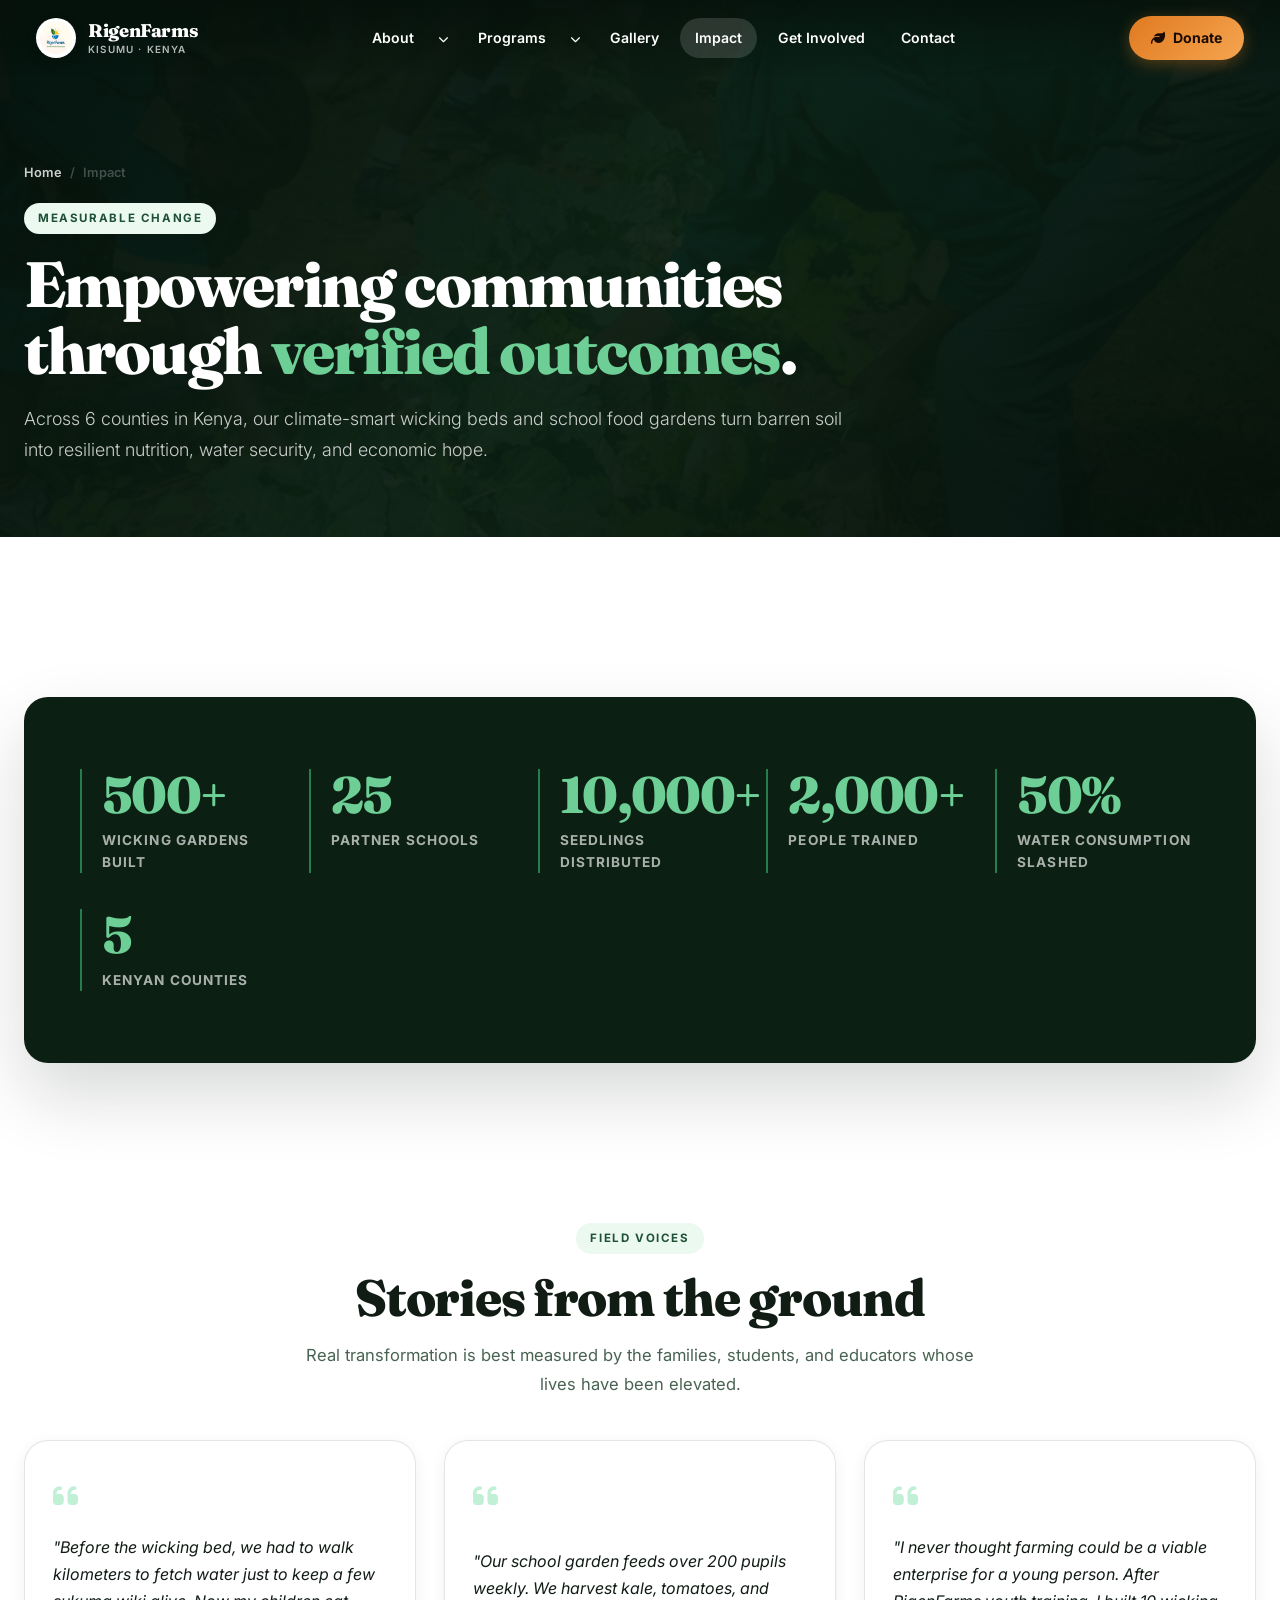
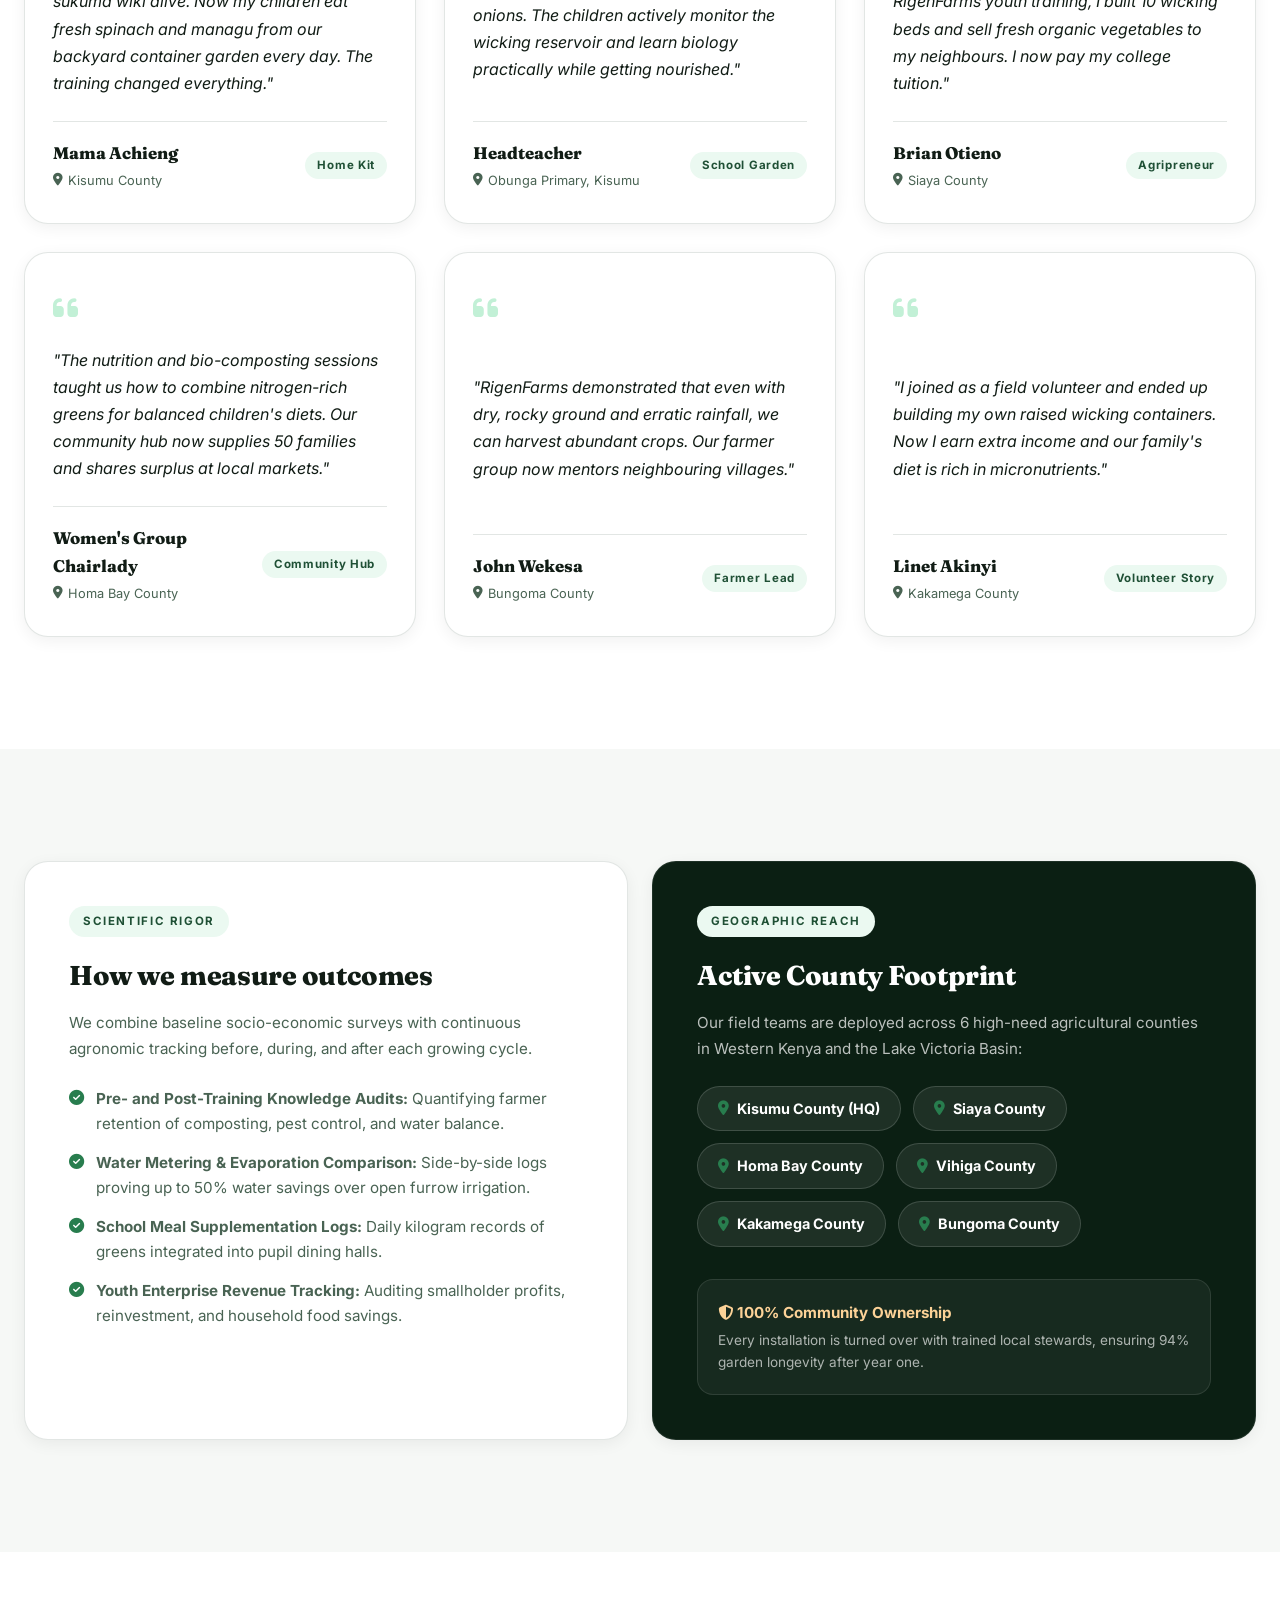
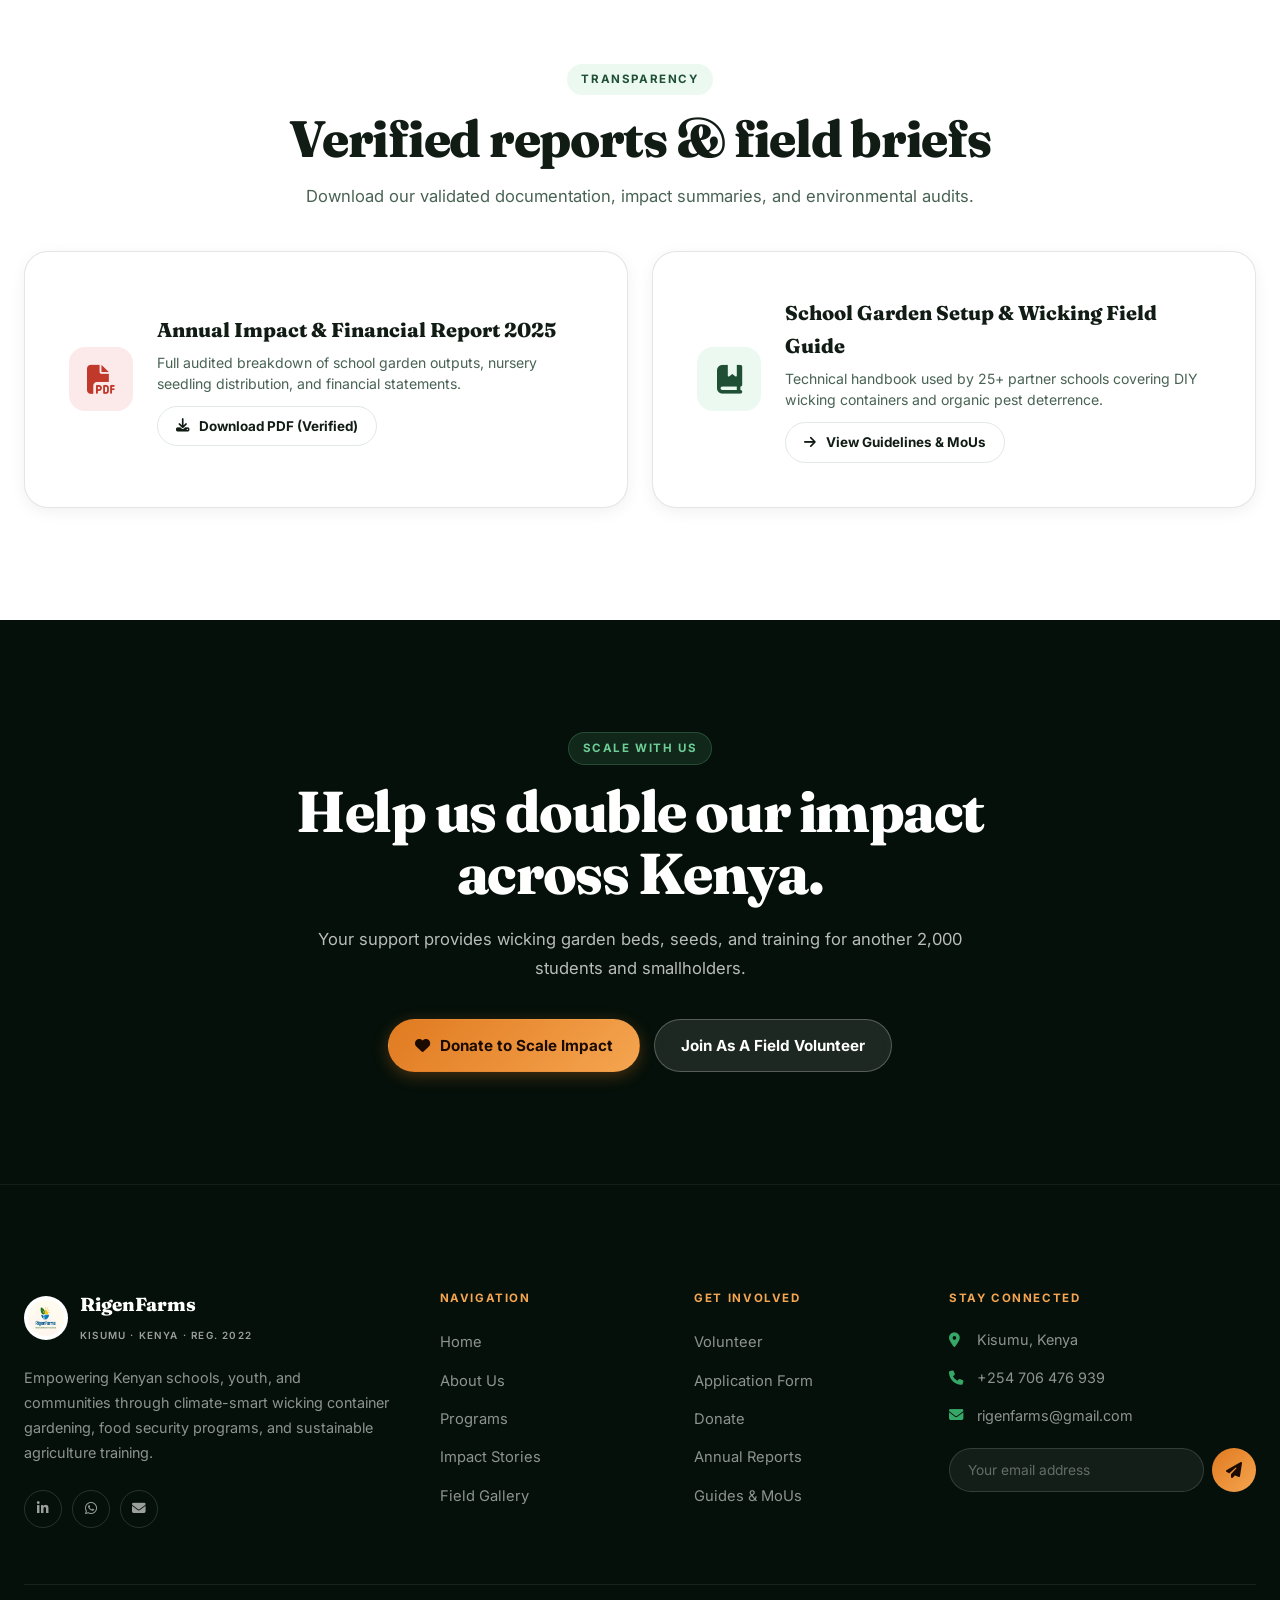
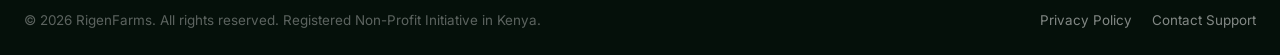
<file: impact.html>
<!DOCTYPE html>
<html lang="en">
<head>
  <meta charset="UTF-8" />
  <meta name="viewport" content="width=device-width, initial-scale=1.0, viewport-fit=cover" />
  <title>Our Impact — RigenFarms Kenya | Evidence & Community Stories</title>
  <meta name="description" content="Explore verified impact metrics from RigenFarms: 500+ wicking gardens, 25 schools, 10,000+ seedlings, and transformative community stories across 6 Kenyan counties." />
  <link rel="icon" type="image/png" href="images/logo.png" />
  <link rel="preconnect" href="https://fonts.googleapis.com" />
  <link rel="preconnect" href="https://fonts.gstatic.com" crossorigin />
  <link href="https://fonts.googleapis.com/css2?family=Fraunces:ital,opsz,wght@0,9..144,400..900;1,9..144,400..700&family=Inter:wght@400..700&display=swap" rel="stylesheet" />
  <link rel="stylesheet" href="https://cdnjs.cloudflare.com/ajax/libs/font-awesome/6.4.0/css/all.min.css" />
  <link rel="stylesheet" href="rigen-theme.css" />

  <style>
    .page-hero::before {
      background-image: url('images/gowowo.jpeg');
    }

    /* Story Cards */
    .story-grid {
      display: grid;
      grid-template-columns: repeat(auto-fit, minmax(340px, 1fr));
      gap: 28px;
      margin-top: 40px;
    }
    .story-card {
      background: var(--w);
      border: 1px solid var(--li);
      border-radius: var(--rad-lg);
      padding: 32px 28px;
      box-shadow: var(--sh-sm);
      display: flex;
      flex-direction: column;
      justify-content: space-between;
      position: relative;
      transition: transform var(--tr), box-shadow var(--tr);
    }
    .story-card:hover {
      transform: translateY(-4px);
      box-shadow: var(--sh);
    }
    .story-quote-icon {
      font-size: 1.8rem;
      color: var(--g7);
      margin-bottom: 14px;
    }
    .story-text {
      font-size: 1rem;
      line-height: 1.7;
      color: var(--ink);
      font-style: italic;
      margin-bottom: 24px;
    }
    .story-footer {
      display: flex;
      align-items: center;
      justify-content: space-between;
      gap: 16px;
      padding-top: 18px;
      border-top: 1px solid var(--li);
    }
    .story-author {
      font-family: var(--ff-display);
      font-size: 1.05rem;
      font-weight: 800;
      color: var(--ink);
    }
    .story-location {
      font-size: 0.8rem;
      color: var(--sub);
      display: flex;
      align-items: center;
      gap: 5px;
      margin-top: 2px;
    }
    .story-badge {
      padding: 4px 12px;
      border-radius: var(--rad-pill);
      background: var(--g8);
      color: var(--g3);
      font-size: 0.72rem;
      font-weight: 700;
      letter-spacing: 0.06em;
      white-space: nowrap;
    }

    /* Counties Pill Tags */
    .counties-row {
      display: flex;
      flex-wrap: wrap;
      gap: 12px;
      margin-top: 24px;
    }
    .county-chip {
      display: inline-flex;
      align-items: center;
      gap: 8px;
      padding: 10px 20px;
      border-radius: var(--rad-pill);
      background: var(--w);
      border: 1.5px solid var(--s2);
      font-weight: 700;
      font-size: 0.9rem;
      color: var(--ink);
    }
    .county-chip i {
      color: var(--g4);
    }
  </style>
</head>
<body>

  <!-- Navigation Header -->
  <header id="header">
    <a class="nav-logo" href="index.html" aria-label="RigenFarms — Home">
      <img src="images/logo.png" alt="RigenFarms Logo" width="40" height="40" />
      <div class="logo-text">
        <span class="logo-name">RigenFarms</span>
        <span class="logo-sub">Kisumu · Kenya</span>
      </div>
    </a>

    <nav aria-label="Primary navigation">
      <ul class="nav-links">
        <li class="has-drop">
          <a href="aboutus.html">About</a>
          <button class="drop-btn" type="button" aria-haspopup="true" aria-expanded="false" aria-label="Toggle About submenu">
            <i class="fa-solid fa-chevron-down"></i>
          </button>
          <div class="drop-menu">
            <a href="aboutus.html">Our Story & Mission</a>
            <a href="aboutus.html#team">Leadership & Team</a>
            <a href="aboutus.html#values">Core Principles</a>
            <a href="impact.html">Impact Metrics</a>
          </div>
        </li>
        <li class="has-drop">
          <a href="projects.html">Programs</a>
          <button class="drop-btn" type="button" aria-haspopup="true" aria-expanded="false" aria-label="Toggle Programs submenu">
            <i class="fa-solid fa-chevron-down"></i>
          </button>
          <div class="drop-menu">
            <a href="projects.html">All Field Programs</a>
            <a href="projects.html#wicking">Wicking Beds</a>
            <a href="projects.html#schools">School Gardens</a>
            <a href="memoranda.html">Guides & MoUs</a>
          </div>
        </li>
        <li><a href="photos.html">Gallery</a></li>
        <li><a href="impact.html" class="active">Impact</a></li>
        <li><a href="volunteers.html">Get Involved</a></li>
        <li><a href="contactus.html">Contact</a></li>
      </ul>
    </nav>

    <div class="nav-actions">
      <a class="nav-cta" href="donation.html">
        <i class="fa-solid fa-leaf" aria-hidden="true"></i> Donate
      </a>
      <button class="ham" id="ham" aria-label="Open menu" aria-expanded="false">
        <i class="fa-solid fa-bars"></i>
      </button>
    </div>
  </header>

  <!-- Mobile Drawer Menu -->
  <nav class="mob-menu" id="mobMenu" aria-label="Mobile navigation" role="dialog" aria-modal="true">
    <a href="index.html">Home</a>
    <a href="aboutus.html">About Us</a>
    <a href="projects.html">Programs</a>
    <a href="impact.html" class="active">Impact</a>
    <a href="photos.html">Field Gallery</a>
    <a href="volunteers.html">Volunteer</a>
    <a href="annual-reports.html">Reports</a>
    <a href="contactus.html">Contact</a>
    <div style="margin-top: 28px;">
      <a class="btn btn-primary" href="donation.html" style="width: 100%;">
        <i class="fa-solid fa-leaf"></i> Donate Now
      </a>
    </div>
  </nav>

  <!-- Page Hero Banner -->
  <section class="page-hero" aria-labelledby="impactH1">
    <div class="wrap">
      <div class="page-hero-inner rv">
        <div class="breadcrumb">
          <a href="index.html">Home</a>
          <span>/</span>
          <span>Impact</span>
        </div>
        <div class="sec-tag">Measurable Change</div>
        <h1 id="impactH1">Empowering communities through <em>verified outcomes</em>.</h1>
        <p>Across 6 counties in Kenya, our climate-smart wicking beds and school food gardens turn barren soil into resilient nutrition, water security, and economic hope.</p>
      </div>
    </div>
  </section>

  <!-- Big Numbers Dashboard -->
  <section class="section" style="padding-bottom: 0;">
    <div class="wrap">
      <div class="stats-banner rv">
        <div class="stats-grid">
          <div class="stat-item">
            <div class="stat-num" data-count="500">0</div>
            <div class="stat-label">Wicking Gardens Built</div>
          </div>
          <div class="stat-item">
            <div class="stat-num" data-count="25">0</div>
            <div class="stat-label">Partner Schools</div>
          </div>
          <div class="stat-item">
            <div class="stat-num" data-count="10000">0</div>
            <div class="stat-label">Seedlings Distributed</div>
          </div>
          <div class="stat-item">
            <div class="stat-num" data-count="2000">0</div>
            <div class="stat-label">People Trained</div>
          </div>
          <div class="stat-item">
            <div class="stat-num" data-count="50" data-suffix="%">0%</div>
            <div class="stat-label">Water Consumption Slashed</div>
          </div>
          <div class="stat-item">
            <div class="stat-num" data-count="6" data-suffix="">0</div>
            <div class="stat-label">Kenyan Counties</div>
          </div>
        </div>
      </div>
    </div>
  </section>

  <!-- Real Voices & Field Stories -->
  <section class="section" id="stories">
    <div class="wrap">
      <div class="text-center rv">
        <div class="sec-tag">Field Voices</div>
        <h2 class="sec-h2">Stories from the ground</h2>
        <p class="sec-lead">Real transformation is best measured by the families, students, and educators whose lives have been elevated.</p>
      </div>

      <div class="story-grid">
        <div class="story-card rv">
          <div class="story-quote-icon"><i class="fa-solid fa-quote-left"></i></div>
          <p class="story-text">"Before the wicking bed, we had to walk kilometers to fetch water just to keep a few sukuma wiki alive. Now my children eat fresh spinach and managu from our backyard container garden every day. The training changed everything."</p>
          <div class="story-footer">
            <div>
              <div class="story-author">Mama Achieng</div>
              <div class="story-location"><i class="fa-solid fa-location-dot"></i> Kisumu County</div>
            </div>
            <span class="story-badge">Home Kit</span>
          </div>
        </div>

        <div class="story-card rv rv-delay-1">
          <div class="story-quote-icon"><i class="fa-solid fa-quote-left"></i></div>
          <p class="story-text">"Our school garden feeds over 200 pupils weekly. We harvest kale, tomatoes, and onions. The children actively monitor the wicking reservoir and learn biology practically while getting nourished."</p>
          <div class="story-footer">
            <div>
              <div class="story-author">Headteacher</div>
              <div class="story-location"><i class="fa-solid fa-location-dot"></i> Obunga Primary, Kisumu</div>
            </div>
            <span class="story-badge">School Garden</span>
          </div>
        </div>

        <div class="story-card rv rv-delay-2">
          <div class="story-quote-icon"><i class="fa-solid fa-quote-left"></i></div>
          <p class="story-text">"I never thought farming could be a viable enterprise for a young person. After RigenFarms youth training, I built 10 wicking beds and sell fresh organic vegetables to my neighbours. I now pay my college tuition."</p>
          <div class="story-footer">
            <div>
              <div class="story-author">Brian Otieno</div>
              <div class="story-location"><i class="fa-solid fa-location-dot"></i> Siaya County</div>
            </div>
            <span class="story-badge">Agripreneur</span>
          </div>
        </div>

        <div class="story-card rv">
          <div class="story-quote-icon"><i class="fa-solid fa-quote-left"></i></div>
          <p class="story-text">"The nutrition and bio-composting sessions taught us how to combine nitrogen-rich greens for balanced children's diets. Our community hub now supplies 50 families and shares surplus at local markets."</p>
          <div class="story-footer">
            <div>
              <div class="story-author">Women's Group Chairlady</div>
              <div class="story-location"><i class="fa-solid fa-location-dot"></i> Homa Bay County</div>
            </div>
            <span class="story-badge">Community Hub</span>
          </div>
        </div>

        <div class="story-card rv rv-delay-1">
          <div class="story-quote-icon"><i class="fa-solid fa-quote-left"></i></div>
          <p class="story-text">"RigenFarms demonstrated that even with dry, rocky ground and erratic rainfall, we can harvest abundant crops. Our farmer group now mentors neighbouring villages."</p>
          <div class="story-footer">
            <div>
              <div class="story-author">John Wekesa</div>
              <div class="story-location"><i class="fa-solid fa-location-dot"></i> Bungoma County</div>
            </div>
            <span class="story-badge">Farmer Lead</span>
          </div>
        </div>

        <div class="story-card rv rv-delay-2">
          <div class="story-quote-icon"><i class="fa-solid fa-quote-left"></i></div>
          <p class="story-text">"I joined as a field volunteer and ended up building my own raised wicking containers. Now I earn extra income and our family's diet is rich in micronutrients."</p>
          <div class="story-footer">
            <div>
              <div class="story-author">Linet Akinyi</div>
              <div class="story-location"><i class="fa-solid fa-location-dot"></i> Kakamega County</div>
            </div>
            <span class="story-badge">Volunteer Story</span>
          </div>
        </div>
      </div>
    </div>
  </section>

  <!-- Evidence & Methodology Split -->
  <section class="section section-tint" id="methodology">
    <div class="wrap">
      <div class="bento-grid">
        <div class="bento-card rv" style="grid-column: span 6;">
          <div class="sec-tag">Scientific Rigor</div>
          <h3 class="card-title" style="font-size: 1.7rem;">How we measure outcomes</h3>
          <p class="card-desc">We combine baseline socio-economic surveys with continuous agronomic tracking before, during, and after each growing cycle.</p>
          <ul style="list-style: none; margin-top: 24px; display: flex; flex-direction: column; gap: 14px;">
            <li style="display: flex; gap: 12px; align-items: flex-start; color: var(--sub); font-size: 0.95rem;">
              <i class="fa-solid fa-circle-check" style="color: var(--g4); margin-top: 4px;"></i>
              <span><strong>Pre- and Post-Training Knowledge Audits:</strong> Quantifying farmer retention of composting, pest control, and water balance.</span>
            </li>
            <li style="display: flex; gap: 12px; align-items: flex-start; color: var(--sub); font-size: 0.95rem;">
              <i class="fa-solid fa-circle-check" style="color: var(--g4); margin-top: 4px;"></i>
              <span><strong>Water Metering & Evaporation Comparison:</strong> Side-by-side logs proving up to 50% water savings over open furrow irrigation.</span>
            </li>
            <li style="display: flex; gap: 12px; align-items: flex-start; color: var(--sub); font-size: 0.95rem;">
              <i class="fa-solid fa-circle-check" style="color: var(--g4); margin-top: 4px;"></i>
              <span><strong>School Meal Supplementation Logs:</strong> Daily kilogram records of greens integrated into pupil dining halls.</span>
            </li>
            <li style="display: flex; gap: 12px; align-items: flex-start; color: var(--sub); font-size: 0.95rem;">
              <i class="fa-solid fa-circle-check" style="color: var(--g4); margin-top: 4px;"></i>
              <span><strong>Youth Enterprise Revenue Tracking:</strong> Auditing smallholder profits, reinvestment, and household food savings.</span>
            </li>
          </ul>
        </div>

        <div class="bento-card dark rv rv-delay-1" style="grid-column: span 6; display: flex; flex-direction: column; justify-content: space-between;">
          <div>
            <div class="sec-tag">Geographic Reach</div>
            <h3 class="card-title" style="color: var(--w); font-size: 1.7rem;">Active County Footprint</h3>
            <p class="card-desc" style="color: rgba(255, 255, 255, 0.72);">Our field teams are deployed across 6 high-need agricultural counties in Western Kenya and the Lake Victoria Basin:</p>
            <div class="counties-row">
              <span class="county-chip" style="background: rgba(255,255,255,0.08); color: var(--w); border-color: rgba(255,255,255,0.15);"><i class="fa-solid fa-location-dot"></i> Kisumu County (HQ)</span>
              <span class="county-chip" style="background: rgba(255,255,255,0.08); color: var(--w); border-color: rgba(255,255,255,0.15);"><i class="fa-solid fa-location-dot"></i> Siaya County</span>
              <span class="county-chip" style="background: rgba(255,255,255,0.08); color: var(--w); border-color: rgba(255,255,255,0.15);"><i class="fa-solid fa-location-dot"></i> Homa Bay County</span>
              <span class="county-chip" style="background: rgba(255,255,255,0.08); color: var(--w); border-color: rgba(255,255,255,0.15);"><i class="fa-solid fa-location-dot"></i> Vihiga County</span>
              <span class="county-chip" style="background: rgba(255,255,255,0.08); color: var(--w); border-color: rgba(255,255,255,0.15);"><i class="fa-solid fa-location-dot"></i> Kakamega County</span>
              <span class="county-chip" style="background: rgba(255,255,255,0.08); color: var(--w); border-color: rgba(255,255,255,0.15);"><i class="fa-solid fa-location-dot"></i> Bungoma County</span>
            </div>
          </div>
          <div style="margin-top: 32px; padding: 20px; background: rgba(255,255,255,0.05); border-radius: var(--rad); border: 1px solid rgba(255,255,255,0.1);">
            <div style="font-weight: 700; color: var(--a4); font-size: 0.95rem; margin-bottom: 4px;"><i class="fa-solid fa-shield-halved"></i> 100% Community Ownership</div>
            <div style="font-size: 0.85rem; color: rgba(255,255,255,0.65);">Every installation is turned over with trained local stewards, ensuring 94% garden longevity after year one.</div>
          </div>
        </div>
      </div>
    </div>
  </section>

  <!-- Downloadable Evidence Library -->
  <section class="section" id="library">
    <div class="wrap">
      <div class="text-center rv">
        <div class="sec-tag">Transparency</div>
        <h2 class="sec-h2">Verified reports & field briefs</h2>
        <p class="sec-lead">Download our validated documentation, impact summaries, and environmental audits.</p>
      </div>

      <div class="bento-grid" style="margin-top: 40px;">
        <div class="bento-card rv" style="grid-column: span 6; display: flex; gap: 24px; align-items: center;">
          <div style="width: 64px; height: 64px; border-radius: var(--rad); background: rgba(220, 50, 50, 0.1); color: #c0392b; display: grid; place-items: center; font-size: 1.8rem; flex-shrink: 0;">
            <i class="fa-solid fa-file-pdf"></i>
          </div>
          <div style="flex: 1;">
            <h3 style="font-family: var(--ff-display); font-size: 1.25rem; font-weight: 800; color: var(--ink); margin-bottom: 6px;">Annual Impact & Financial Report 2025</h3>
            <p style="color: var(--sub); font-size: 0.88rem; line-height: 1.5; margin-bottom: 12px;">Full audited breakdown of school garden outputs, nursery seedling distribution, and financial statements.</p>
            <a class="btn btn-outline" href="documents/wecare-annual-report-2025.pdf" download style="padding: 8px 18px; font-size: 0.84rem;">
              <i class="fa-solid fa-download"></i> Download PDF (Verified)
            </a>
          </div>
        </div>

        <div class="bento-card rv rv-delay-1" style="grid-column: span 6; display: flex; gap: 24px; align-items: center;">
          <div style="width: 64px; height: 64px; border-radius: var(--rad); background: var(--g8); color: var(--g3); display: grid; place-items: center; font-size: 1.8rem; flex-shrink: 0;">
            <i class="fa-solid fa-book-bookmark"></i>
          </div>
          <div style="flex: 1;">
            <h3 style="font-family: var(--ff-display); font-size: 1.25rem; font-weight: 800; color: var(--ink); margin-bottom: 6px;">School Garden Setup & Wicking Field Guide</h3>
            <p style="color: var(--sub); font-size: 0.88rem; line-height: 1.5; margin-bottom: 12px;">Technical handbook used by 25+ partner schools covering DIY wicking containers and organic pest deterrence.</p>
            <a class="btn btn-outline" href="memoranda.html" style="padding: 8px 18px; font-size: 0.84rem;">
              <i class="fa-solid fa-arrow-right"></i> View Guidelines & MoUs
            </a>
          </div>
        </div>
      </div>
    </div>
  </section>

  <!-- CTA Banner -->
  <section class="section section-dark" style="text-align: center;">
    <div class="wrap rv" style="max-width: 760px;">
      <div class="sec-tag">Scale With Us</div>
      <h2 class="sec-h2" style="font-size: clamp(2.2rem, 4.5vw, 3.8rem);">Help us double our impact across Kenya.</h2>
      <p class="sec-lead" style="margin: 20px auto 36px;">Your support provides wicking garden beds, seeds, and training for another 2,000 students and smallholders.</p>
      <div style="display: flex; gap: 14px; justify-content: center; flex-wrap: wrap;">
        <a class="btn btn-primary" href="donation.html">
          <i class="fa-solid fa-heart"></i> Donate to Scale Impact
        </a>
        <a class="btn btn-ghost-white" href="volunteers.html">
          Join As A Field Volunteer
        </a>
      </div>
    </div>
  </section>

  <!-- Universal Footer -->
  <footer id="footer">
    <div class="wrap">
      <div class="foot-grid">
        <div>
          <div class="foot-brand">
            <img src="images/logo.png" alt="" width="44" height="44" />
            <div>
              <strong>RigenFarms</strong>
              <small>Kisumu · Kenya · Reg. 2022</small>
            </div>
          </div>
          <p class="foot-desc">Empowering Kenyan schools, youth, and communities through climate-smart wicking container gardening, food security programs, and sustainable agriculture training.</p>
          <div class="foot-soc">
            <a href="https://www.linkedin.com/company/rigenfarms/" target="_blank" rel="noopener" aria-label="LinkedIn"><i class="fa-brands fa-linkedin-in"></i></a>
            <a href="https://wa.me/254706476939" target="_blank" rel="noopener" aria-label="WhatsApp"><i class="fa-brands fa-whatsapp"></i></a>
            <a href="mailto:rigenfarms@gmail.com" aria-label="Email"><i class="fa-solid fa-envelope"></i></a>
          </div>
        </div>

        <div class="foot-col">
          <h4>Navigation</h4>
          <ul class="foot-links">
            <li><a href="index.html">Home</a></li>
            <li><a href="aboutus.html">About Us</a></li>
            <li><a href="projects.html">Programs</a></li>
            <li><a href="impact.html">Impact Stories</a></li>
            <li><a href="photos.html">Field Gallery</a></li>
          </ul>
        </div>

        <div class="foot-col">
          <h4>Get Involved</h4>
          <ul class="foot-links">
            <li><a href="volunteers.html">Volunteer</a></li>
            <li><a href="volunteersForm.html">Application Form</a></li>
            <li><a href="donation.html">Donate</a></li>
            <li><a href="annual-reports.html">Annual Reports</a></li>
            <li><a href="memoranda.html">Guides & MoUs</a></li>
          </ul>
        </div>

        <div class="foot-col">
          <h4>Stay Connected</h4>
          <div class="foot-contact-list">
            <span><i class="fa-solid fa-location-dot"></i> Kisumu, Kenya</span>
            <a href="tel:+254706476939"><i class="fa-solid fa-phone"></i> +254 706 476 939</a>
            <a href="mailto:rigenfarms@gmail.com"><i class="fa-solid fa-envelope"></i> rigenfarms@gmail.com</a>
          </div>
          <form class="newsf" aria-label="Subscribe to newsletter">
            <input type="email" placeholder="Your email address" required aria-label="Email address" />
            <button type="submit" aria-label="Submit newsletter subscription"><i class="fa-solid fa-paper-plane"></i></button>
          </form>
        </div>
      </div>

      <div class="foot-bottom">
        <div>&copy; <span id="yr">2026</span> RigenFarms. All rights reserved. Registered Non-Profit Initiative in Kenya.</div>
        <div style="display: flex; gap: 20px;">
          <a href="privacy.html">Privacy Policy</a>
          <a href="contactus.html">Contact Support</a>
        </div>
      </div>
    </div>
  </footer>

  <script src="rigen-theme.js"></script>
</body>
</html>
</file>
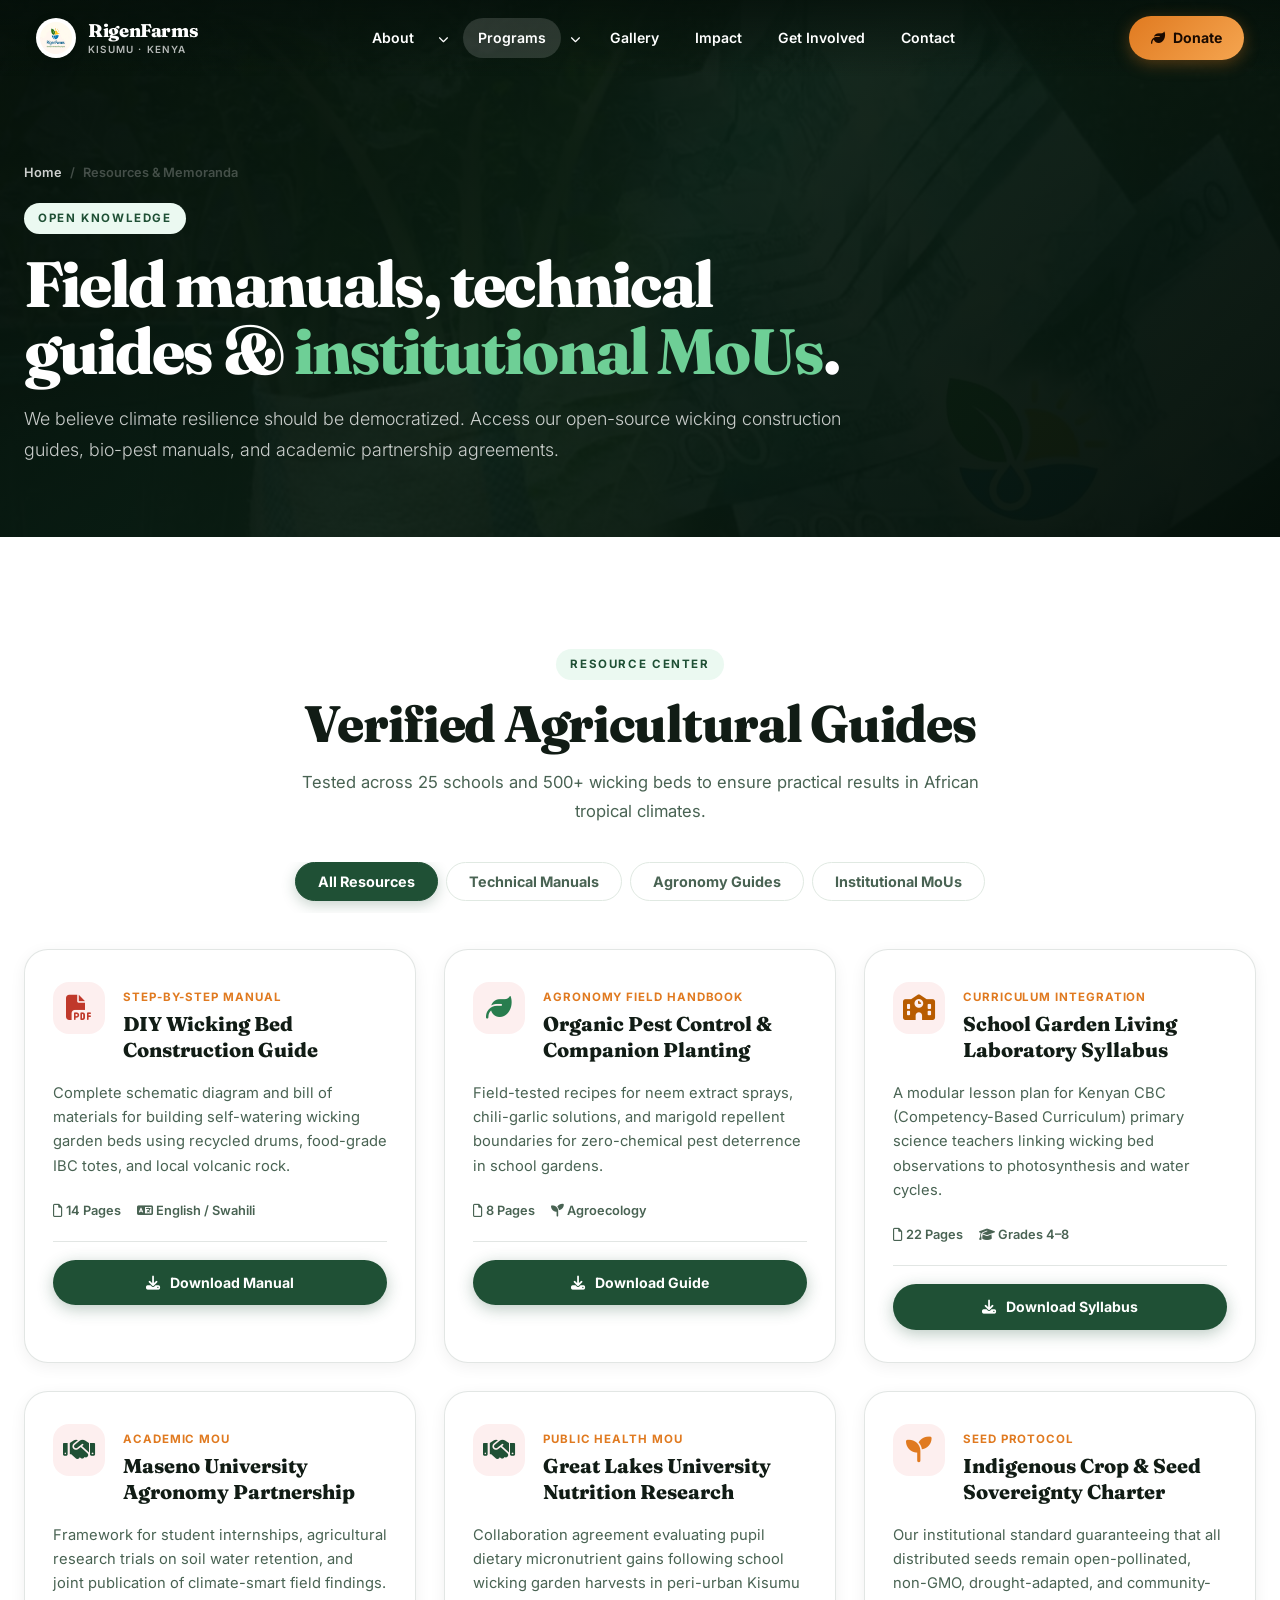
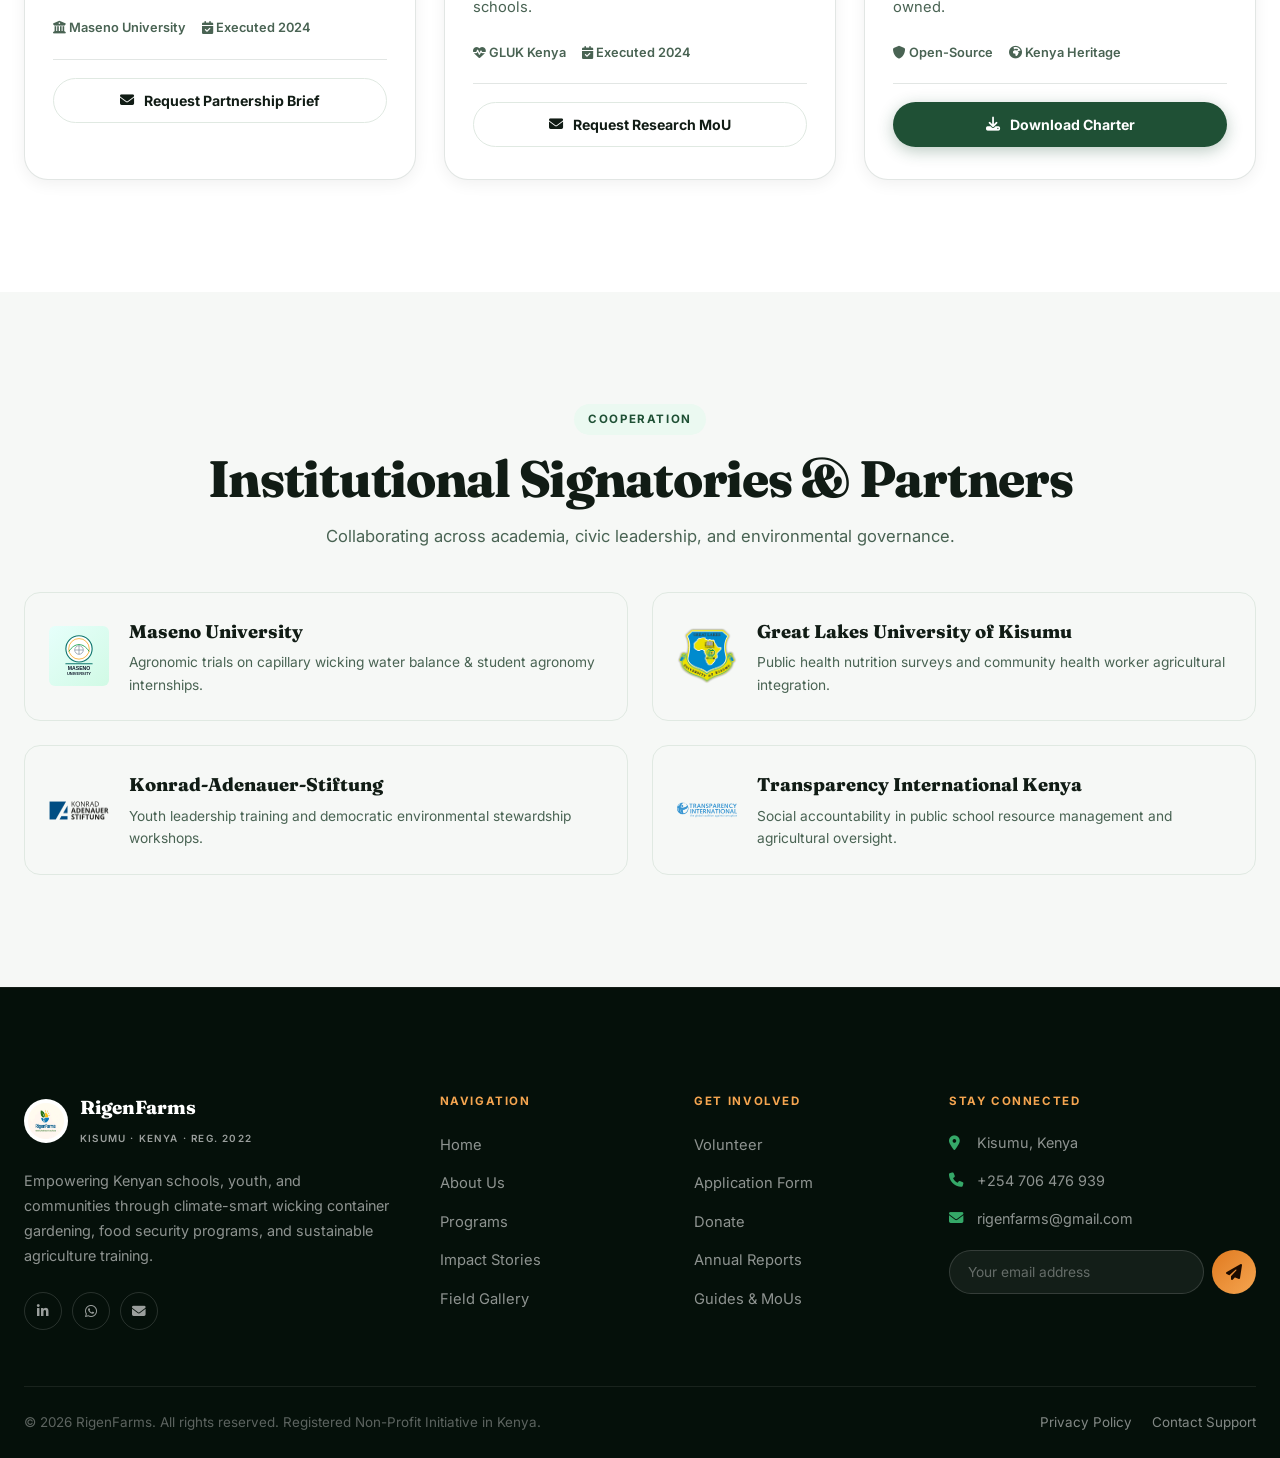
<file: memoranda.html>
<!DOCTYPE html>
<html lang="en">
<head>
  <meta charset="UTF-8" />
  <meta name="viewport" content="width=device-width, initial-scale=1.0, viewport-fit=cover" />
  <title>Guides, Manuals & Memoranda — RigenFarms Kenya</title>
  <meta name="description" content="Download open-source climate-smart agriculture manuals, wicking container DIY guides, and institutional Memoranda of Understanding from RigenFarms." />
  <link rel="icon" type="image/png" href="images/logo.png" />
  <link rel="preconnect" href="https://fonts.googleapis.com" />
  <link rel="preconnect" href="https://fonts.gstatic.com" crossorigin />
  <link href="https://fonts.googleapis.com/css2?family=Fraunces:ital,opsz,wght@0,9..144,400..900;1,9..144,400..700&family=Inter:wght@400..700&display=swap" rel="stylesheet" />
  <link rel="stylesheet" href="https://cdnjs.cloudflare.com/ajax/libs/font-awesome/6.4.0/css/all.min.css" />
  <link rel="stylesheet" href="rigen-theme.css" />

  <style>
    .page-hero::before {
      background-image: url('images/ngo2.jpg');
    }

    /* Document Grid */
    .docs-grid {
      display: grid;
      grid-template-columns: repeat(auto-fit, minmax(340px, 1fr));
      gap: 28px;
      margin-top: 36px;
    }
    .doc-card {
      background: var(--w);
      border: 1px solid var(--li);
      border-radius: var(--rad-lg);
      padding: 32px 28px;
      box-shadow: var(--sh-sm);
      display: flex;
      flex-direction: column;
      justify-content: space-between;
      transition: transform var(--tr), box-shadow var(--tr);
    }
    .doc-card:hover {
      transform: translateY(-6px);
      box-shadow: var(--sh);
    }
    .doc-top {
      display: flex;
      gap: 18px;
      align-items: flex-start;
      margin-bottom: 18px;
    }
    .doc-icon {
      width: 52px;
      height: 52px;
      border-radius: var(--rad);
      background: rgba(220, 50, 50, 0.08);
      color: #c0392b;
      display: grid;
      place-items: center;
      font-size: 1.6rem;
      flex-shrink: 0;
    }
    .doc-badge {
      display: inline-block;
      font-size: 0.72rem;
      font-weight: 700;
      text-transform: uppercase;
      letter-spacing: 0.08em;
      color: var(--a2);
      margin-bottom: 4px;
    }
    .doc-title {
      font-family: var(--ff-display);
      font-size: 1.25rem;
      font-weight: 800;
      color: var(--ink);
      line-height: 1.3;
    }
    .doc-desc {
      color: var(--sub);
      font-size: 0.92rem;
      line-height: 1.65;
      margin-bottom: 22px;
      flex: 1;
    }
    .doc-meta {
      display: flex;
      gap: 16px;
      font-size: 0.8rem;
      font-weight: 600;
      color: var(--sub);
      margin-bottom: 20px;
    }
    .doc-actions {
      display: flex;
      gap: 12px;
      padding-top: 18px;
      border-top: 1px solid var(--li);
    }

    /* MoUs Partner Cards */
    .mou-card {
      background: var(--s0);
      border: 1px solid var(--s2);
      border-radius: var(--rad);
      padding: 24px;
      display: flex;
      gap: 20px;
      align-items: center;
    }
    .mou-logo {
      width: 60px;
      height: 60px;
      object-fit: contain;
      flex-shrink: 0;
    }
  </style>
</head>
<body>

  <!-- Navigation Header -->
  <header id="header">
    <a class="nav-logo" href="index.html" aria-label="RigenFarms — Home">
      <img src="images/logo.png" alt="RigenFarms Logo" width="40" height="40" />
      <div class="logo-text">
        <span class="logo-name">RigenFarms</span>
        <span class="logo-sub">Kisumu · Kenya</span>
      </div>
    </a>

    <nav aria-label="Primary navigation">
      <ul class="nav-links">
        <li class="has-drop">
          <a href="aboutus.html">About</a>
          <button class="drop-btn" type="button" aria-haspopup="true" aria-expanded="false" aria-label="Toggle About submenu">
            <i class="fa-solid fa-chevron-down"></i>
          </button>
          <div class="drop-menu">
            <a href="aboutus.html">Our Story & Mission</a>
            <a href="aboutus.html#team">Leadership & Team</a>
            <a href="aboutus.html#values">Core Principles</a>
            <a href="impact.html">Impact Metrics</a>
          </div>
        </li>
        <li class="has-drop">
          <a href="projects.html" class="active">Programs</a>
          <button class="drop-btn" type="button" aria-haspopup="true" aria-expanded="false" aria-label="Toggle Programs submenu">
            <i class="fa-solid fa-chevron-down"></i>
          </button>
          <div class="drop-menu">
            <a href="projects.html">All Field Programs</a>
            <a href="projects.html#wicking">Wicking Beds</a>
            <a href="projects.html#schools">School Gardens</a>
            <a href="memoranda.html">Guides & MoUs</a>
          </div>
        </li>
        <li><a href="photos.html">Gallery</a></li>
        <li><a href="impact.html">Impact</a></li>
        <li><a href="volunteers.html">Get Involved</a></li>
        <li><a href="contactus.html">Contact</a></li>
      </ul>
    </nav>

    <div class="nav-actions">
      <a class="nav-cta" href="donation.html">
        <i class="fa-solid fa-leaf" aria-hidden="true"></i> Donate
      </a>
      <button class="ham" id="ham" aria-label="Open menu" aria-expanded="false">
        <i class="fa-solid fa-bars"></i>
      </button>
    </div>
  </header>

  <!-- Mobile Drawer Menu -->
  <nav class="mob-menu" id="mobMenu" aria-label="Mobile navigation" role="dialog" aria-modal="true">
    <a href="index.html">Home</a>
    <a href="aboutus.html">About Us</a>
    <a href="projects.html">Programs</a>
    <a href="impact.html">Impact</a>
    <a href="photos.html">Field Gallery</a>
    <a href="volunteers.html">Volunteer</a>
    <a href="annual-reports.html">Reports</a>
    <a href="contactus.html">Contact</a>
    <div style="margin-top: 28px;">
      <a class="btn btn-primary" href="donation.html" style="width: 100%;">
        <i class="fa-solid fa-leaf"></i> Donate Now
      </a>
    </div>
  </nav>

  <!-- Page Hero Banner -->
  <section class="page-hero" aria-labelledby="memoH1">
    <div class="wrap">
      <div class="page-hero-inner rv">
        <div class="breadcrumb">
          <a href="index.html">Home</a>
          <span>/</span>
          <span>Resources & Memoranda</span>
        </div>
        <div class="sec-tag">Open Knowledge</div>
        <h1 id="memoH1">Field manuals, technical guides & <em>institutional MoUs</em>.</h1>
        <p>We believe climate resilience should be democratized. Access our open-source wicking construction guides, bio-pest manuals, and academic partnership agreements.</p>
      </div>
    </div>
  </section>

  <!-- Guides & Manuals Grid -->
  <section class="section" id="library">
    <div class="wrap">
      <div class="text-center rv">
        <div class="sec-tag">Resource Center</div>
        <h2 class="sec-h2">Verified Agricultural Guides</h2>
        <p class="sec-lead">Tested across 25 schools and 500+ wicking beds to ensure practical results in African tropical climates.</p>
      </div>

      <div class="tabs-nav rv" data-tabs="doc-group" style="justify-content: center; margin-top: 36px;">
        <button class="tab-btn active" data-tab="all">All Resources</button>
        <button class="tab-btn" data-tab="technical">Technical Manuals</button>
        <button class="tab-btn" data-tab="agronomy">Agronomy Guides</button>
        <button class="tab-btn" data-tab="mou">Institutional MoUs</button>
      </div>

      <div class="docs-grid" data-tab-group="doc-group">
        <!-- Doc 1 -->
        <article class="doc-card tab-pane active rv" data-tab-id="technical">
          <div>
            <div class="doc-top">
              <div class="doc-icon"><i class="fa-solid fa-file-pdf"></i></div>
              <div>
                <span class="doc-badge">Step-by-Step Manual</span>
                <h3 class="doc-title">DIY Wicking Bed Construction Guide</h3>
              </div>
            </div>
            <p class="doc-desc">Complete schematic diagram and bill of materials for building self-watering wicking garden beds using recycled drums, food-grade IBC totes, and local volcanic rock.</p>
            <div class="doc-meta">
              <span><i class="fa-regular fa-file"></i> 14 Pages</span>
              <span><i class="fa-solid fa-language"></i> English / Swahili</span>
            </div>
          </div>
          <div class="doc-actions">
            <a class="btn btn-forest" href="documents/wecare-annual-report-2025.pdf" download style="flex: 1; padding: 10px 18px; font-size: 0.88rem;">
              <i class="fa-solid fa-download"></i> Download Manual
            </a>
          </div>
        </article>

        <!-- Doc 2 -->
        <article class="doc-card tab-pane active rv rv-delay-1" data-tab-id="agronomy">
          <div>
            <div class="doc-top">
              <div class="doc-icon"><i class="fa-solid fa-leaf" style="color: var(--g4);"></i></div>
              <div>
                <span class="doc-badge">Agronomy Field Handbook</span>
                <h3 class="doc-title">Organic Pest Control & Companion Planting</h3>
              </div>
            </div>
            <p class="doc-desc">Field-tested recipes for neem extract sprays, chili-garlic solutions, and marigold repellent boundaries for zero-chemical pest deterrence in school gardens.</p>
            <div class="doc-meta">
              <span><i class="fa-regular fa-file"></i> 8 Pages</span>
              <span><i class="fa-solid fa-seedling"></i> Agroecology</span>
            </div>
          </div>
          <div class="doc-actions">
            <a class="btn btn-forest" href="documents/wecare-annual-report-2025.pdf" download style="flex: 1; padding: 10px 18px; font-size: 0.88rem;">
              <i class="fa-solid fa-download"></i> Download Guide
            </a>
          </div>
        </article>

        <!-- Doc 3 -->
        <article class="doc-card tab-pane active rv rv-delay-2" data-tab-id="technical">
          <div>
            <div class="doc-top">
              <div class="doc-icon"><i class="fa-solid fa-school" style="color: var(--a1);"></i></div>
              <div>
                <span class="doc-badge">Curriculum Integration</span>
                <h3 class="doc-title">School Garden Living Laboratory Syllabus</h3>
              </div>
            </div>
            <p class="doc-desc">A modular lesson plan for Kenyan CBC (Competency-Based Curriculum) primary science teachers linking wicking bed observations to photosynthesis and water cycles.</p>
            <div class="doc-meta">
              <span><i class="fa-regular fa-file"></i> 22 Pages</span>
              <span><i class="fa-solid fa-graduation-cap"></i> Grades 4–8</span>
            </div>
          </div>
          <div class="doc-actions">
            <a class="btn btn-forest" href="documents/wecare-annual-report-2025.pdf" download style="flex: 1; padding: 10px 18px; font-size: 0.88rem;">
              <i class="fa-solid fa-download"></i> Download Syllabus
            </a>
          </div>
        </article>

        <!-- Doc 4: MoU -->
        <article class="doc-card tab-pane active rv" data-tab-id="mou">
          <div>
            <div class="doc-top">
              <div class="doc-icon"><i class="fa-solid fa-handshake" style="color: var(--g3);"></i></div>
              <div>
                <span class="doc-badge">Academic MoU</span>
                <h3 class="doc-title">Maseno University Agronomy Partnership</h3>
              </div>
            </div>
            <p class="doc-desc">Framework for student internships, agricultural research trials on soil water retention, and joint publication of climate-smart field findings.</p>
            <div class="doc-meta">
              <span><i class="fa-solid fa-building-columns"></i> Maseno University</span>
              <span><i class="fa-solid fa-calendar-check"></i> Executed 2024</span>
            </div>
          </div>
          <div class="doc-actions">
            <a class="btn btn-outline" href="contactus.html" style="flex: 1; padding: 10px 18px; font-size: 0.88rem;">
              <i class="fa-solid fa-envelope"></i> Request Partnership Brief
            </a>
          </div>
        </article>

        <!-- Doc 5: MoU -->
        <article class="doc-card tab-pane active rv rv-delay-1" data-tab-id="mou">
          <div>
            <div class="doc-top">
              <div class="doc-icon"><i class="fa-solid fa-handshake" style="color: var(--g3);"></i></div>
              <div>
                <span class="doc-badge">Public Health MoU</span>
                <h3 class="doc-title">Great Lakes University Nutrition Research</h3>
              </div>
            </div>
            <p class="doc-desc">Collaboration agreement evaluating pupil dietary micronutrient gains following school wicking garden harvests in peri-urban Kisumu schools.</p>
            <div class="doc-meta">
              <span><i class="fa-solid fa-heart-pulse"></i> GLUK Kenya</span>
              <span><i class="fa-solid fa-calendar-check"></i> Executed 2024</span>
            </div>
          </div>
          <div class="doc-actions">
            <a class="btn btn-outline" href="contactus.html" style="flex: 1; padding: 10px 18px; font-size: 0.88rem;">
              <i class="fa-solid fa-envelope"></i> Request Research MoU
            </a>
          </div>
        </article>

        <!-- Doc 6: Policy -->
        <article class="doc-card tab-pane active rv rv-delay-2" data-tab-id="agronomy">
          <div>
            <div class="doc-top">
              <div class="doc-icon"><i class="fa-solid fa-seedling" style="color: var(--a2);"></i></div>
              <div>
                <span class="doc-badge">Seed Protocol</span>
                <h3 class="doc-title">Indigenous Crop & Seed Sovereignty Charter</h3>
              </div>
            </div>
            <p class="doc-desc">Our institutional standard guaranteeing that all distributed seeds remain open-pollinated, non-GMO, drought-adapted, and community-owned.</p>
            <div class="doc-meta">
              <span><i class="fa-solid fa-shield"></i> Open-Source</span>
              <span><i class="fa-solid fa-earth-africa"></i> Kenya Heritage</span>
            </div>
          </div>
          <div class="doc-actions">
            <a class="btn btn-forest" href="documents/wecare-annual-report-2025.pdf" download style="flex: 1; padding: 10px 18px; font-size: 0.88rem;">
              <i class="fa-solid fa-download"></i> Download Charter
            </a>
          </div>
        </article>
      </div>
    </div>
  </section>

  <!-- Institutional Partners Grid -->
  <section class="section section-tint">
    <div class="wrap">
      <div class="text-center rv">
        <div class="sec-tag">Cooperation</div>
        <h2 class="sec-h2">Institutional Signatories & Partners</h2>
        <p class="sec-lead">Collaborating across academia, civic leadership, and environmental governance.</p>
      </div>

      <div class="bento-grid" style="margin-top: 40px;">
        <div class="mou-card rv" style="grid-column: span 6;">
          <img class="mou-logo" src="partner-logos/maseno-university.svg" alt="Maseno University" />
          <div>
            <h4 style="font-family: var(--ff-display); font-size: 1.15rem; font-weight: 800; color: var(--ink);">Maseno University</h4>
            <p style="font-size: 0.86rem; color: var(--sub); margin-top: 4px;">Agronomic trials on capillary wicking water balance & student agronomy internships.</p>
          </div>
        </div>

        <div class="mou-card rv rv-delay-1" style="grid-column: span 6;">
          <img class="mou-logo" src="partner-logos/great-lakes-university.png" alt="Great Lakes University" />
          <div>
            <h4 style="font-family: var(--ff-display); font-size: 1.15rem; font-weight: 800; color: var(--ink);">Great Lakes University of Kisumu</h4>
            <p style="font-size: 0.86rem; color: var(--sub); margin-top: 4px;">Public health nutrition surveys and community health worker agricultural integration.</p>
          </div>
        </div>

        <div class="mou-card rv" style="grid-column: span 6;">
          <img class="mou-logo" src="partner-logos/konrad-adenauer.png" alt="Konrad-Adenauer-Stiftung" />
          <div>
            <h4 style="font-family: var(--ff-display); font-size: 1.15rem; font-weight: 800; color: var(--ink);">Konrad-Adenauer-Stiftung</h4>
            <p style="font-size: 0.86rem; color: var(--sub); margin-top: 4px;">Youth leadership training and democratic environmental stewardship workshops.</p>
          </div>
        </div>

        <div class="mou-card rv rv-delay-1" style="grid-column: span 6;">
          <img class="mou-logo" src="partner-logos/ti-kenya.png" alt="Transparency International Kenya" />
          <div>
            <h4 style="font-family: var(--ff-display); font-size: 1.15rem; font-weight: 800; color: var(--ink);">Transparency International Kenya</h4>
            <p style="font-size: 0.86rem; color: var(--sub); margin-top: 4px;">Social accountability in public school resource management and agricultural oversight.</p>
          </div>
        </div>
      </div>
    </div>
  </section>

  <!-- Universal Footer -->
  <footer id="footer">
    <div class="wrap">
      <div class="foot-grid">
        <div>
          <div class="foot-brand">
            <img src="images/logo.png" alt="" width="44" height="44" />
            <div>
              <strong>RigenFarms</strong>
              <small>Kisumu · Kenya · Reg. 2022</small>
            </div>
          </div>
          <p class="foot-desc">Empowering Kenyan schools, youth, and communities through climate-smart wicking container gardening, food security programs, and sustainable agriculture training.</p>
          <div class="foot-soc">
            <a href="https://www.linkedin.com/company/rigenfarms/" target="_blank" rel="noopener" aria-label="LinkedIn"><i class="fa-brands fa-linkedin-in"></i></a>
            <a href="https://wa.me/254706476939" target="_blank" rel="noopener" aria-label="WhatsApp"><i class="fa-brands fa-whatsapp"></i></a>
            <a href="mailto:rigenfarms@gmail.com" aria-label="Email"><i class="fa-solid fa-envelope"></i></a>
          </div>
        </div>

        <div class="foot-col">
          <h4>Navigation</h4>
          <ul class="foot-links">
            <li><a href="index.html">Home</a></li>
            <li><a href="aboutus.html">About Us</a></li>
            <li><a href="projects.html">Programs</a></li>
            <li><a href="impact.html">Impact Stories</a></li>
            <li><a href="photos.html">Field Gallery</a></li>
          </ul>
        </div>

        <div class="foot-col">
          <h4>Get Involved</h4>
          <ul class="foot-links">
            <li><a href="volunteers.html">Volunteer</a></li>
            <li><a href="volunteersForm.html">Application Form</a></li>
            <li><a href="donation.html">Donate</a></li>
            <li><a href="annual-reports.html">Annual Reports</a></li>
            <li><a href="memoranda.html">Guides & MoUs</a></li>
          </ul>
        </div>

        <div class="foot-col">
          <h4>Stay Connected</h4>
          <div class="foot-contact-list">
            <span><i class="fa-solid fa-location-dot"></i> Kisumu, Kenya</span>
            <a href="tel:+254706476939"><i class="fa-solid fa-phone"></i> +254 706 476 939</a>
            <a href="mailto:rigenfarms@gmail.com"><i class="fa-solid fa-envelope"></i> rigenfarms@gmail.com</a>
          </div>
          <form class="newsf" aria-label="Subscribe to newsletter">
            <input type="email" placeholder="Your email address" required aria-label="Email address" />
            <button type="submit" aria-label="Submit newsletter subscription"><i class="fa-solid fa-paper-plane"></i></button>
          </form>
        </div>
      </div>

      <div class="foot-bottom">
        <div>&copy; <span id="yr">2026</span> RigenFarms. All rights reserved. Registered Non-Profit Initiative in Kenya.</div>
        <div style="display: flex; gap: 20px;">
          <a href="privacy.html">Privacy Policy</a>
          <a href="contactus.html">Contact Support</a>
        </div>
      </div>
    </div>
  </footer>

  <script src="rigen-theme.js"></script>
</body>
</html>
</file>
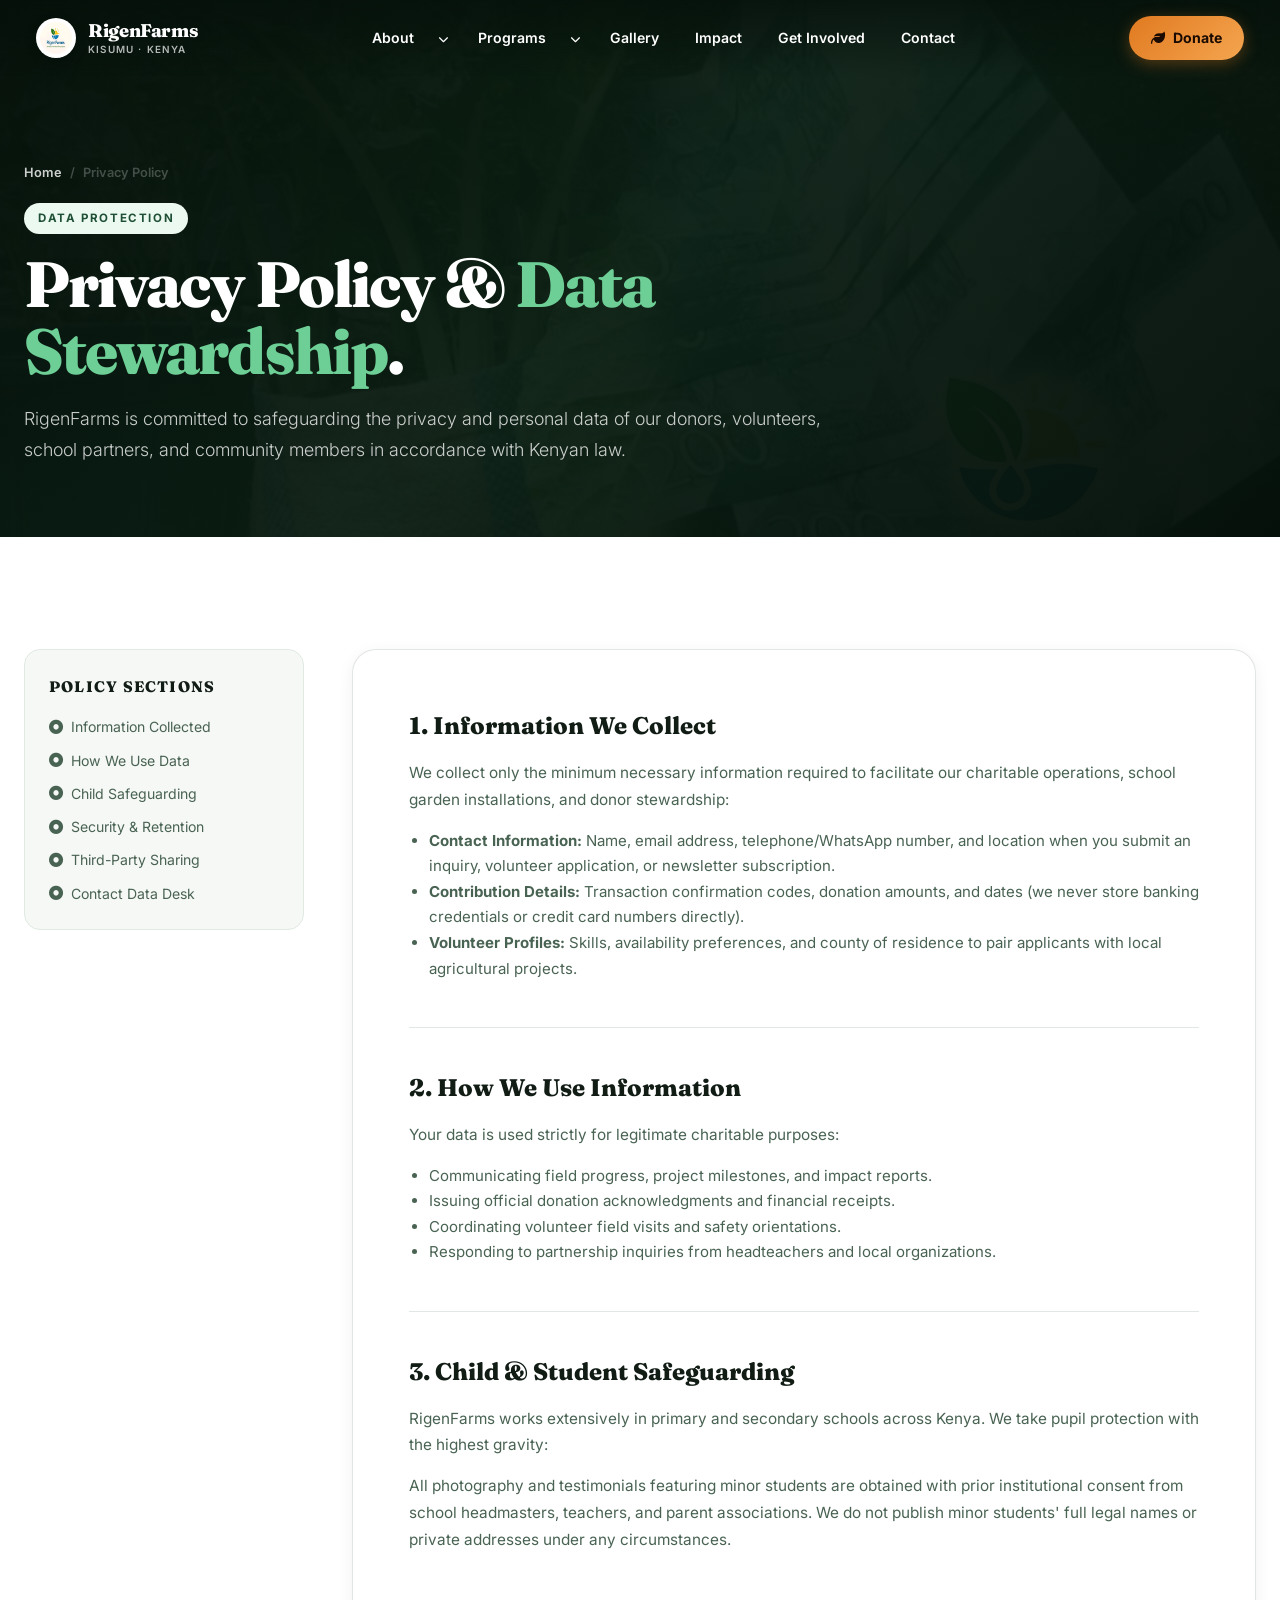
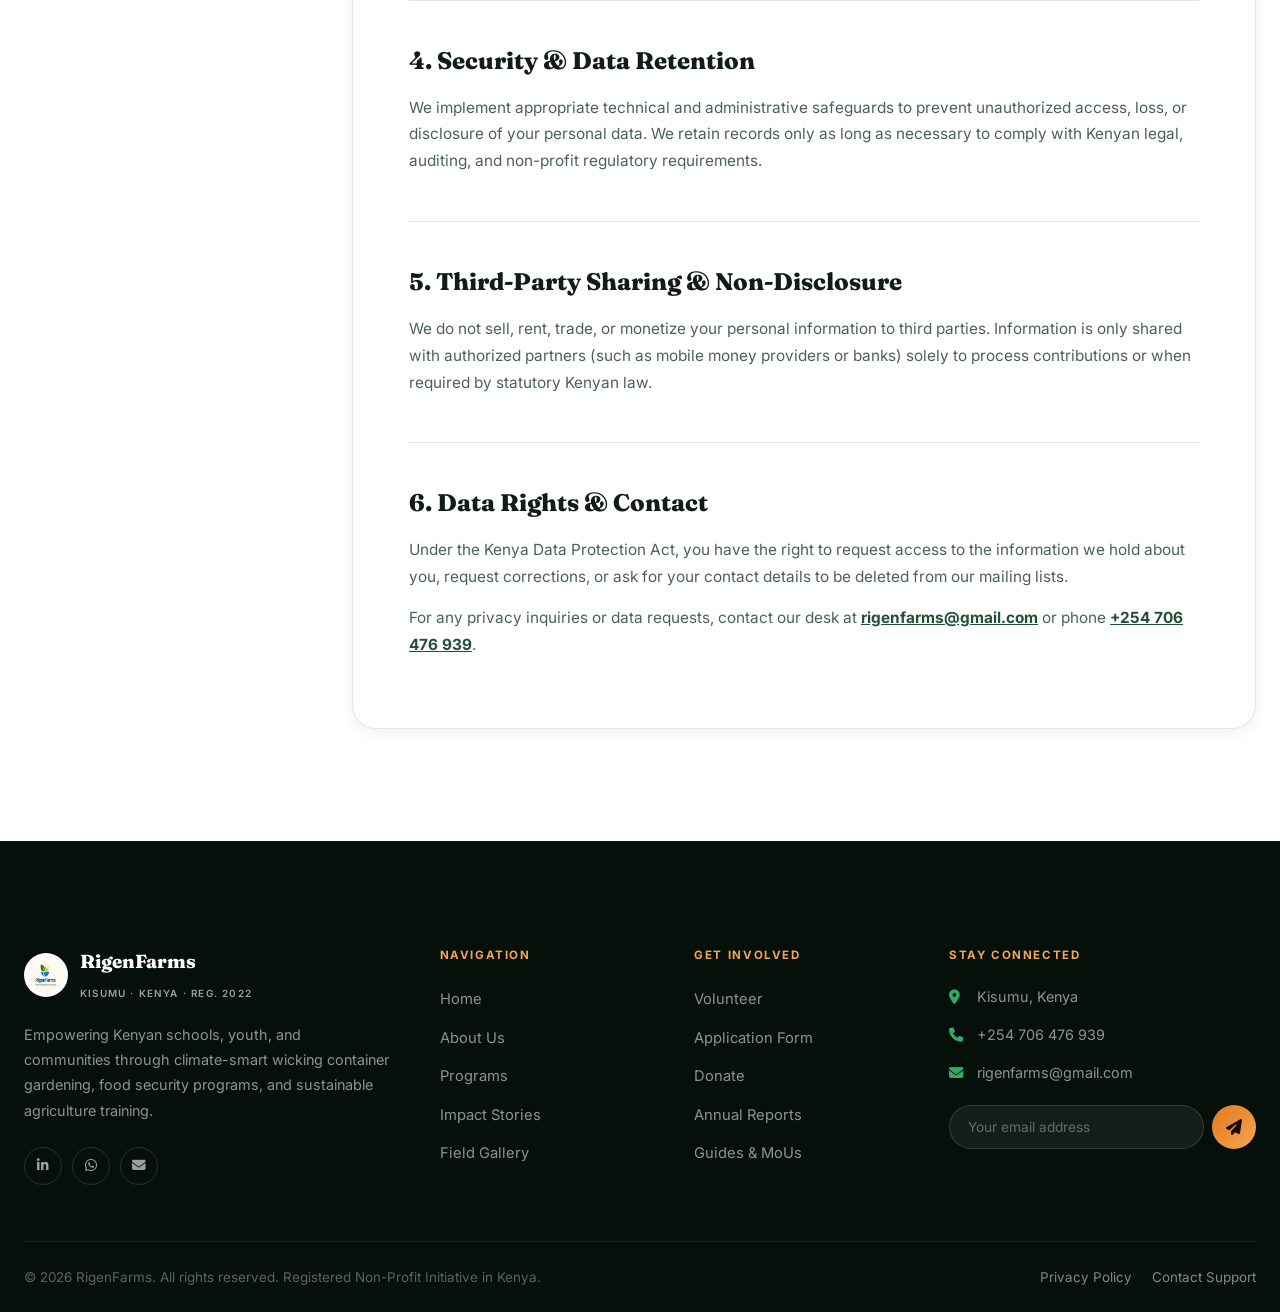
<file: privacy.html>
<!DOCTYPE html>
<html lang="en">
<head>
  <meta charset="UTF-8" />
  <meta name="viewport" content="width=device-width, initial-scale=1.0, viewport-fit=cover" />
  <title>Privacy Policy — RigenFarms Kenya</title>
  <meta name="description" content="RigenFarms privacy policy: how we collect, store, and protect your personal information in compliance with Kenyan data protection regulations." />
  <link rel="icon" type="image/png" href="images/logo.png" />
  <link rel="preconnect" href="https://fonts.googleapis.com" />
  <link rel="preconnect" href="https://fonts.gstatic.com" crossorigin />
  <link href="https://fonts.googleapis.com/css2?family=Fraunces:ital,opsz,wght@0,9..144,400..900;1,9..144,400..700&family=Inter:wght@400..700&display=swap" rel="stylesheet" />
  <link rel="stylesheet" href="https://cdnjs.cloudflare.com/ajax/libs/font-awesome/6.4.0/css/all.min.css" />
  <link rel="stylesheet" href="rigen-theme.css" />

  <style>
    .page-hero::before {
      background-image: url('images/ngo2.jpg');
    }

    .policy-grid {
      display: grid;
      grid-template-columns: 280px 1fr;
      gap: 48px;
      align-items: start;
    }
    .toc-card {
      position: sticky;
      top: 100px;
      background: var(--s0);
      border: 1px solid var(--s2);
      border-radius: var(--rad);
      padding: 24px;
    }
    .toc-title {
      font-family: var(--ff-display);
      font-size: 0.95rem;
      font-weight: 800;
      color: var(--ink);
      text-transform: uppercase;
      letter-spacing: 0.08em;
      margin-bottom: 16px;
    }
    .toc-links {
      list-style: none;
      display: flex;
      flex-direction: column;
      gap: 10px;
    }
    .toc-links a {
      font-size: 0.88rem;
      color: var(--sub);
      display: flex;
      align-items: center;
      gap: 8px;
    }
    .toc-links a:hover {
      color: var(--g3);
      font-weight: 600;
    }
    .policy-content-card {
      background: var(--w);
      border: 1px solid var(--li);
      border-radius: var(--rad-lg);
      padding: clamp(32px, 5vw, 56px);
      box-shadow: var(--sh-sm);
    }
    .policy-sec {
      margin-bottom: 40px;
      padding-bottom: 32px;
      border-bottom: 1px solid var(--li);
    }
    .policy-sec:last-child {
      margin-bottom: 0;
      padding-bottom: 0;
      border-bottom: none;
    }
    .policy-sec h2 {
      font-family: var(--ff-display);
      font-size: 1.5rem;
      font-weight: 800;
      color: var(--ink);
      margin-bottom: 14px;
    }
    .policy-sec p {
      color: var(--sub);
      font-size: 0.96rem;
      line-height: 1.75;
      margin-bottom: 14px;
    }
    .policy-sec ul {
      color: var(--sub);
      font-size: 0.94rem;
      line-height: 1.7;
      margin-left: 20px;
      margin-bottom: 14px;
    }

    @media (max-width: 860px) {
      .policy-grid { grid-template-columns: 1fr; }
      .toc-card { position: static; }
    }
  </style>
</head>
<body>

  <!-- Navigation Header -->
  <header id="header">
    <a class="nav-logo" href="index.html" aria-label="RigenFarms — Home">
      <img src="images/logo.png" alt="RigenFarms Logo" width="40" height="40" />
      <div class="logo-text">
        <span class="logo-name">RigenFarms</span>
        <span class="logo-sub">Kisumu · Kenya</span>
      </div>
    </a>

    <nav aria-label="Primary navigation">
      <ul class="nav-links">
        <li class="has-drop">
          <a href="aboutus.html">About</a>
          <button class="drop-btn" type="button" aria-haspopup="true" aria-expanded="false" aria-label="Toggle About submenu">
            <i class="fa-solid fa-chevron-down"></i>
          </button>
          <div class="drop-menu">
            <a href="aboutus.html">Our Story & Mission</a>
            <a href="aboutus.html#team">Leadership & Team</a>
            <a href="aboutus.html#values">Core Principles</a>
            <a href="impact.html">Impact Metrics</a>
          </div>
        </li>
        <li class="has-drop">
          <a href="projects.html">Programs</a>
          <button class="drop-btn" type="button" aria-haspopup="true" aria-expanded="false" aria-label="Toggle Programs submenu">
            <i class="fa-solid fa-chevron-down"></i>
          </button>
          <div class="drop-menu">
            <a href="projects.html">All Field Programs</a>
            <a href="projects.html#wicking">Wicking Beds</a>
            <a href="projects.html#schools">School Gardens</a>
            <a href="memoranda.html">Guides & MoUs</a>
          </div>
        </li>
        <li><a href="photos.html">Gallery</a></li>
        <li><a href="impact.html">Impact</a></li>
        <li><a href="volunteers.html">Get Involved</a></li>
        <li><a href="contactus.html">Contact</a></li>
      </ul>
    </nav>

    <div class="nav-actions">
      <a class="nav-cta" href="donation.html">
        <i class="fa-solid fa-leaf" aria-hidden="true"></i> Donate
      </a>
      <button class="ham" id="ham" aria-label="Open menu" aria-expanded="false">
        <i class="fa-solid fa-bars"></i>
      </button>
    </div>
  </header>

  <!-- Mobile Drawer Menu -->
  <nav class="mob-menu" id="mobMenu" aria-label="Mobile navigation" role="dialog" aria-modal="true">
    <a href="index.html">Home</a>
    <a href="aboutus.html">About Us</a>
    <a href="projects.html">Programs</a>
    <a href="impact.html">Impact</a>
    <a href="photos.html">Field Gallery</a>
    <a href="volunteers.html">Volunteer</a>
    <a href="annual-reports.html">Reports</a>
    <a href="contactus.html">Contact</a>
    <div style="margin-top: 28px;">
      <a class="btn btn-primary" href="donation.html" style="width: 100%;">
        <i class="fa-solid fa-leaf"></i> Donate Now
      </a>
    </div>
  </nav>

  <!-- Page Hero Banner -->
  <section class="page-hero" aria-labelledby="privH1">
    <div class="wrap">
      <div class="page-hero-inner rv">
        <div class="breadcrumb">
          <a href="index.html">Home</a>
          <span>/</span>
          <span>Privacy Policy</span>
        </div>
        <div class="sec-tag">Data Protection</div>
        <h1 id="privH1">Privacy Policy & <em>Data Stewardship</em>.</h1>
        <p>RigenFarms is committed to safeguarding the privacy and personal data of our donors, volunteers, school partners, and community members in accordance with Kenyan law.</p>
      </div>
    </div>
  </section>

  <!-- Policy Body -->
  <section class="section">
    <div class="wrap">
      <div class="policy-grid">
        <!-- Sidebar Navigation -->
        <aside class="toc-card rv">
          <div class="toc-title">Policy Sections</div>
          <ul class="toc-links">
            <li><a href="#info"><i class="fa-solid fa-circle-dot"></i> Information Collected</a></li>
            <li><a href="#use"><i class="fa-solid fa-circle-dot"></i> How We Use Data</a></li>
            <li><a href="#safeguarding"><i class="fa-solid fa-circle-dot"></i> Child Safeguarding</a></li>
            <li><a href="#security"><i class="fa-solid fa-circle-dot"></i> Security & Retention</a></li>
            <li><a href="#sharing"><i class="fa-solid fa-circle-dot"></i> Third-Party Sharing</a></li>
            <li><a href="#contact"><i class="fa-solid fa-circle-dot"></i> Contact Data Desk</a></li>
          </ul>
        </aside>

        <!-- Main Content -->
        <div class="policy-content-card rv rv-delay-1">
          <div class="policy-sec" id="info">
            <h2>1. Information We Collect</h2>
            <p>We collect only the minimum necessary information required to facilitate our charitable operations, school garden installations, and donor stewardship:</p>
            <ul>
              <li><strong>Contact Information:</strong> Name, email address, telephone/WhatsApp number, and location when you submit an inquiry, volunteer application, or newsletter subscription.</li>
              <li><strong>Contribution Details:</strong> Transaction confirmation codes, donation amounts, and dates (we never store banking credentials or credit card numbers directly).</li>
              <li><strong>Volunteer Profiles:</strong> Skills, availability preferences, and county of residence to pair applicants with local agricultural projects.</li>
            </ul>
          </div>

          <div class="policy-sec" id="use">
            <h2>2. How We Use Information</h2>
            <p>Your data is used strictly for legitimate charitable purposes:</p>
            <ul>
              <li>Communicating field progress, project milestones, and impact reports.</li>
              <li>Issuing official donation acknowledgments and financial receipts.</li>
              <li>Coordinating volunteer field visits and safety orientations.</li>
              <li>Responding to partnership inquiries from headteachers and local organizations.</li>
            </ul>
          </div>

          <div class="policy-sec" id="safeguarding">
            <h2>3. Child & Student Safeguarding</h2>
            <p>RigenFarms works extensively in primary and secondary schools across Kenya. We take pupil protection with the highest gravity:</p>
            <p>All photography and testimonials featuring minor students are obtained with prior institutional consent from school headmasters, teachers, and parent associations. We do not publish minor students' full legal names or private addresses under any circumstances.</p>
          </div>

          <div class="policy-sec" id="security">
            <h2>4. Security & Data Retention</h2>
            <p>We implement appropriate technical and administrative safeguards to prevent unauthorized access, loss, or disclosure of your personal data. We retain records only as long as necessary to comply with Kenyan legal, auditing, and non-profit regulatory requirements.</p>
          </div>

          <div class="policy-sec" id="sharing">
            <h2>5. Third-Party Sharing & Non-Disclosure</h2>
            <p>We do not sell, rent, trade, or monetize your personal information to third parties. Information is only shared with authorized partners (such as mobile money providers or banks) solely to process contributions or when required by statutory Kenyan law.</p>
          </div>

          <div class="policy-sec" id="contact">
            <h2>6. Data Rights & Contact</h2>
            <p>Under the Kenya Data Protection Act, you have the right to request access to the information we hold about you, request corrections, or ask for your contact details to be deleted from our mailing lists.</p>
            <p>For any privacy inquiries or data requests, contact our desk at <a href="mailto:rigenfarms@gmail.com" style="color: var(--g3); font-weight: 700; text-decoration: underline;">rigenfarms@gmail.com</a> or phone <a href="tel:+254706476939" style="color: var(--g3); font-weight: 700; text-decoration: underline;">+254 706 476 939</a>.</p>
          </div>
        </div>
      </div>
    </div>
  </section>

  <!-- Universal Footer -->
  <footer id="footer">
    <div class="wrap">
      <div class="foot-grid">
        <div>
          <div class="foot-brand">
            <img src="images/logo.png" alt="" width="44" height="44" />
            <div>
              <strong>RigenFarms</strong>
              <small>Kisumu · Kenya · Reg. 2022</small>
            </div>
          </div>
          <p class="foot-desc">Empowering Kenyan schools, youth, and communities through climate-smart wicking container gardening, food security programs, and sustainable agriculture training.</p>
          <div class="foot-soc">
            <a href="https://www.linkedin.com/company/rigenfarms/" target="_blank" rel="noopener" aria-label="LinkedIn"><i class="fa-brands fa-linkedin-in"></i></a>
            <a href="https://wa.me/254706476939" target="_blank" rel="noopener" aria-label="WhatsApp"><i class="fa-brands fa-whatsapp"></i></a>
            <a href="mailto:rigenfarms@gmail.com" aria-label="Email"><i class="fa-solid fa-envelope"></i></a>
          </div>
        </div>

        <div class="foot-col">
          <h4>Navigation</h4>
          <ul class="foot-links">
            <li><a href="index.html">Home</a></li>
            <li><a href="aboutus.html">About Us</a></li>
            <li><a href="projects.html">Programs</a></li>
            <li><a href="impact.html">Impact Stories</a></li>
            <li><a href="photos.html">Field Gallery</a></li>
          </ul>
        </div>

        <div class="foot-col">
          <h4>Get Involved</h4>
          <ul class="foot-links">
            <li><a href="volunteers.html">Volunteer</a></li>
            <li><a href="volunteersForm.html">Application Form</a></li>
            <li><a href="donation.html">Donate</a></li>
            <li><a href="annual-reports.html">Annual Reports</a></li>
            <li><a href="memoranda.html">Guides & MoUs</a></li>
          </ul>
        </div>

        <div class="foot-col">
          <h4>Stay Connected</h4>
          <div class="foot-contact-list">
            <span><i class="fa-solid fa-location-dot"></i> Kisumu, Kenya</span>
            <a href="tel:+254706476939"><i class="fa-solid fa-phone"></i> +254 706 476 939</a>
            <a href="mailto:rigenfarms@gmail.com"><i class="fa-solid fa-envelope"></i> rigenfarms@gmail.com</a>
          </div>
          <form class="newsf" aria-label="Subscribe to newsletter">
            <input type="email" placeholder="Your email address" required aria-label="Email address" />
            <button type="submit" aria-label="Submit newsletter subscription"><i class="fa-solid fa-paper-plane"></i></button>
          </form>
        </div>
      </div>

      <div class="foot-bottom">
        <div>&copy; <span id="yr">2026</span> RigenFarms. All rights reserved. Registered Non-Profit Initiative in Kenya.</div>
        <div style="display: flex; gap: 20px;">
          <a href="privacy.html">Privacy Policy</a>
          <a href="contactus.html">Contact Support</a>
        </div>
      </div>
    </div>
  </footer>

  <script src="rigen-theme.js"></script>
</body>
</html>
</file>
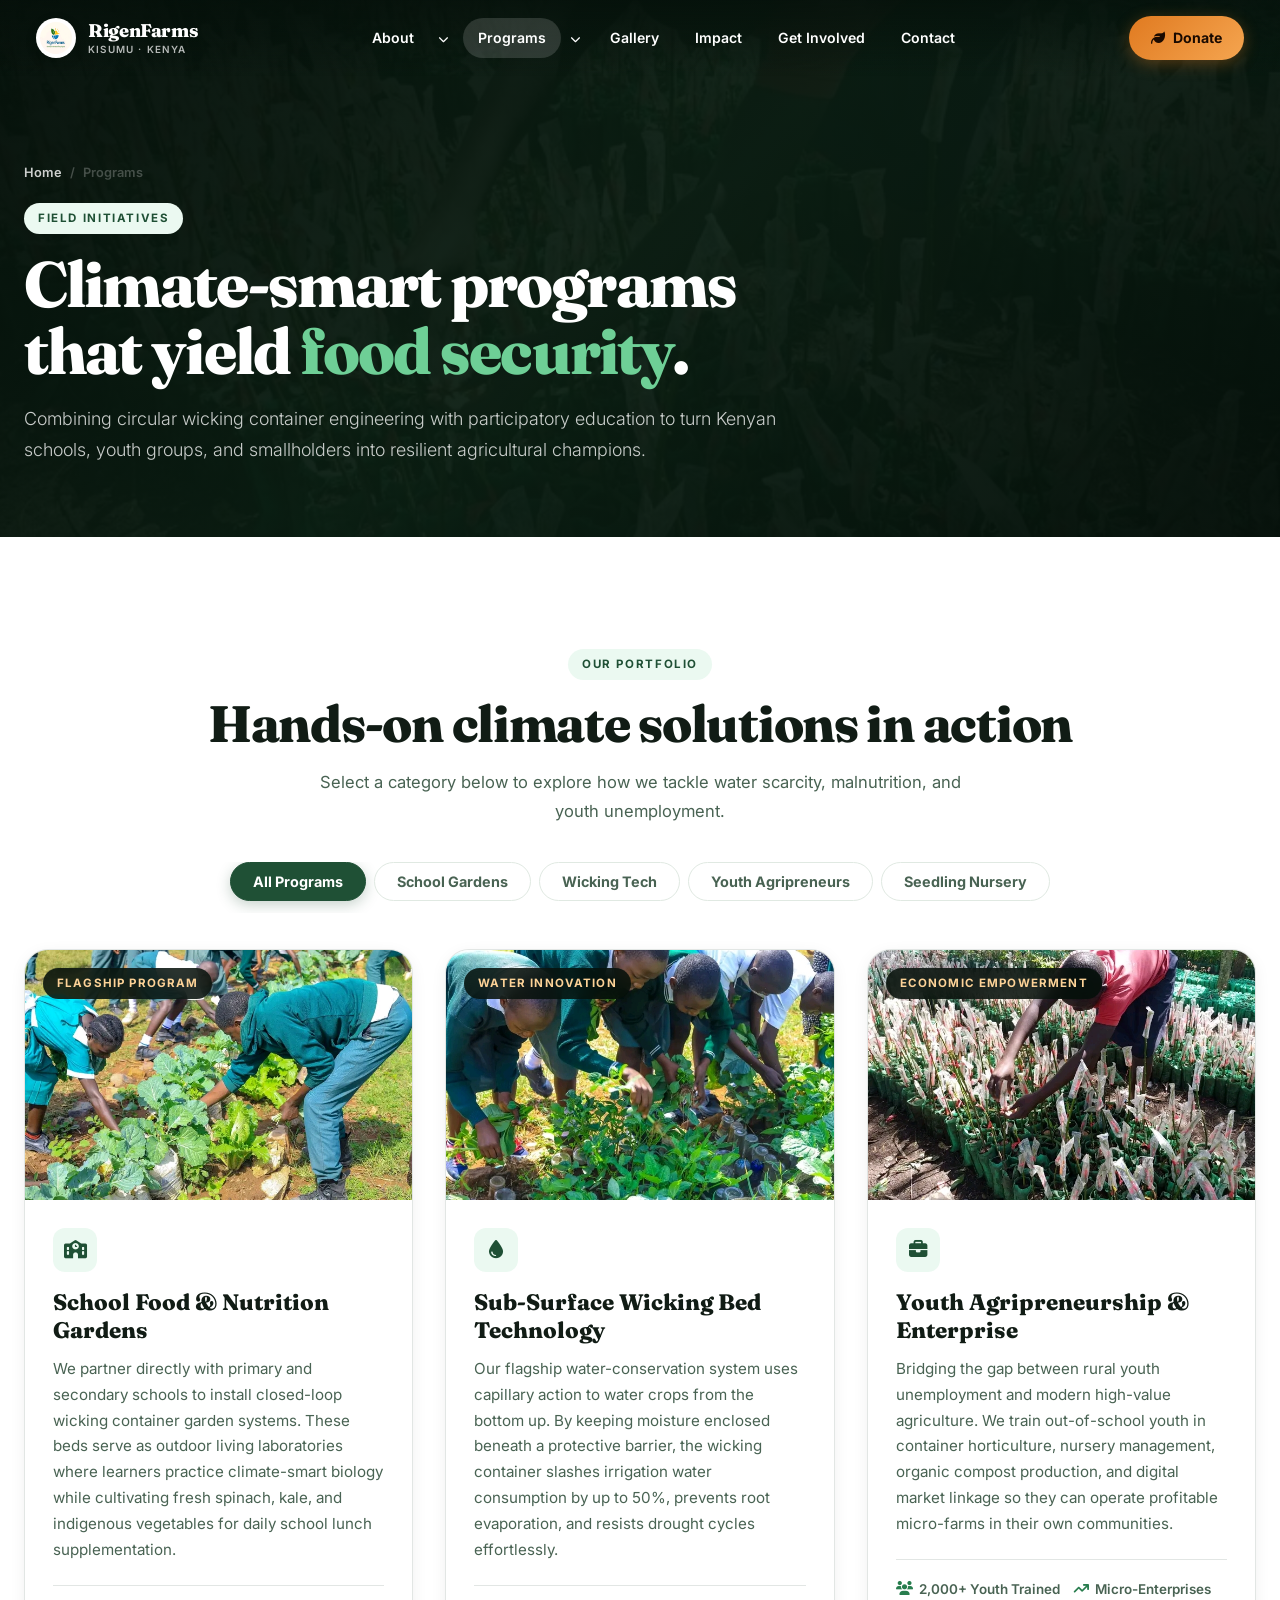
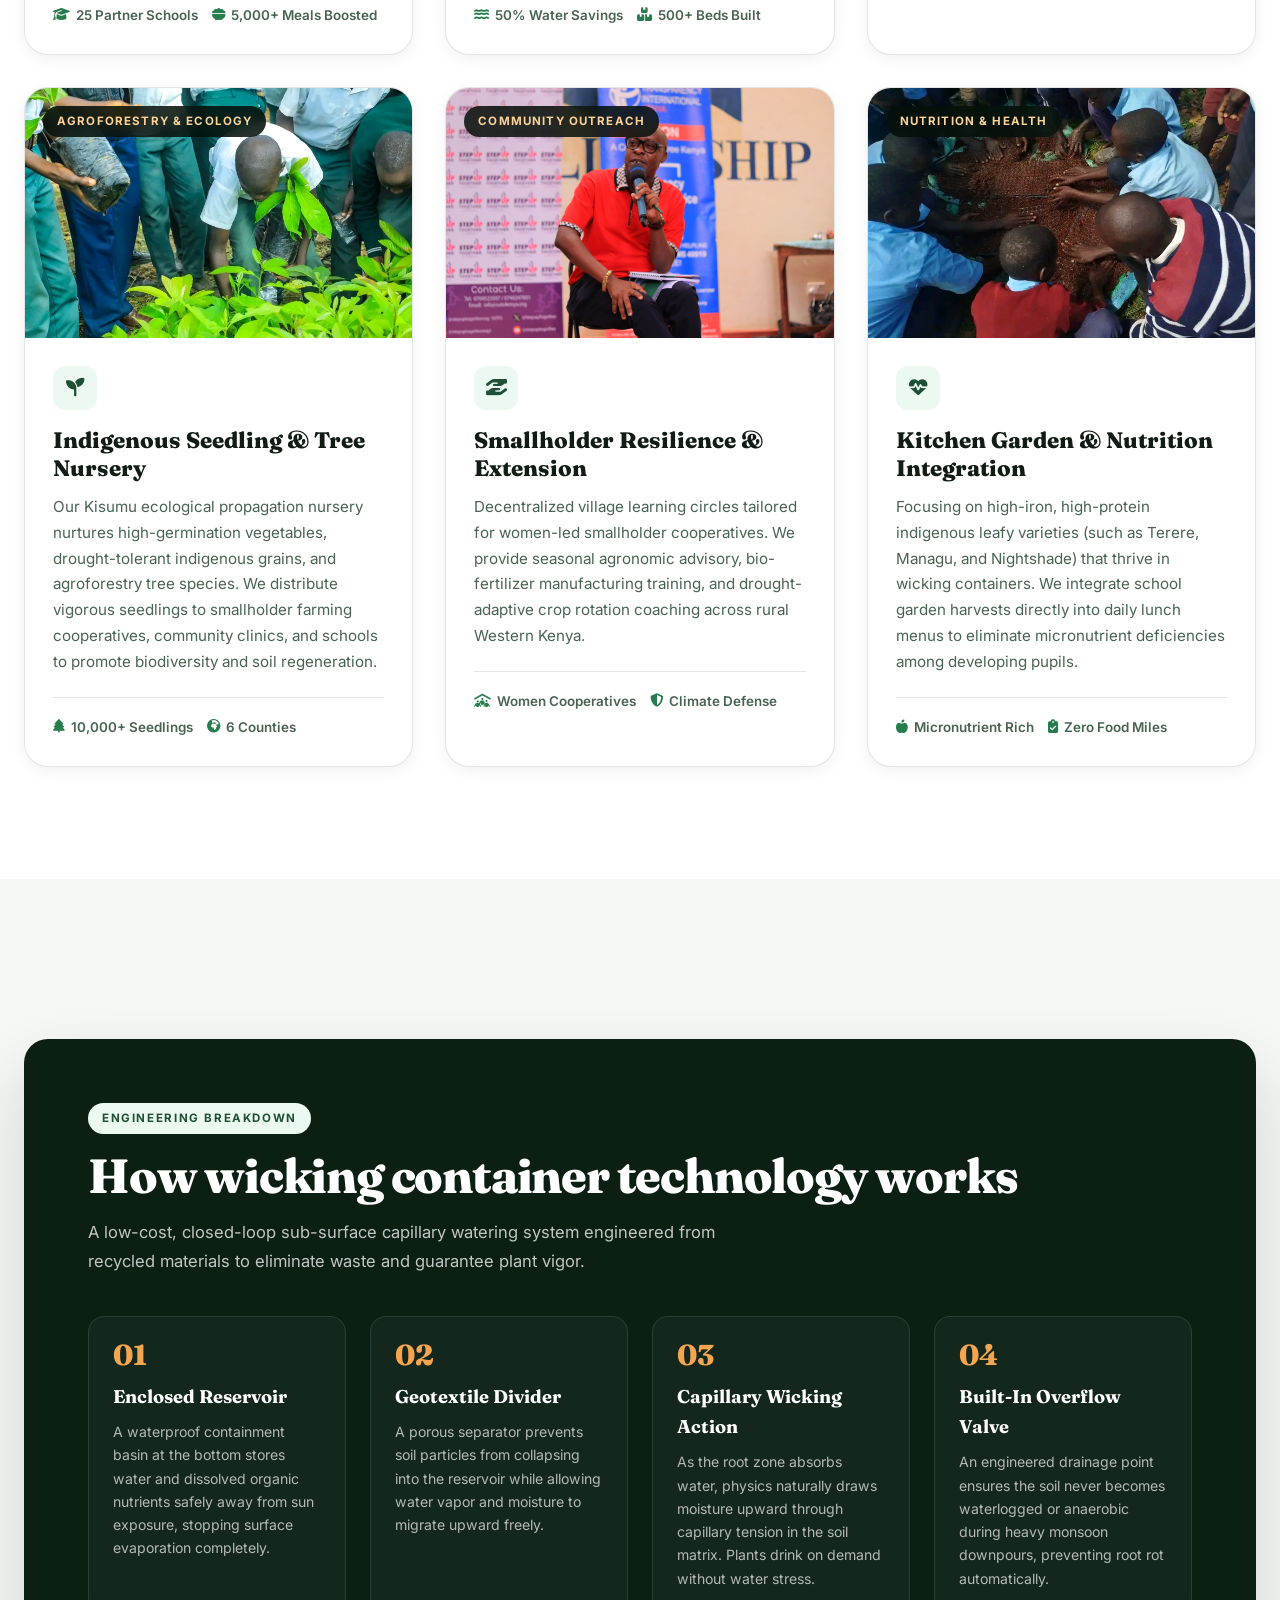
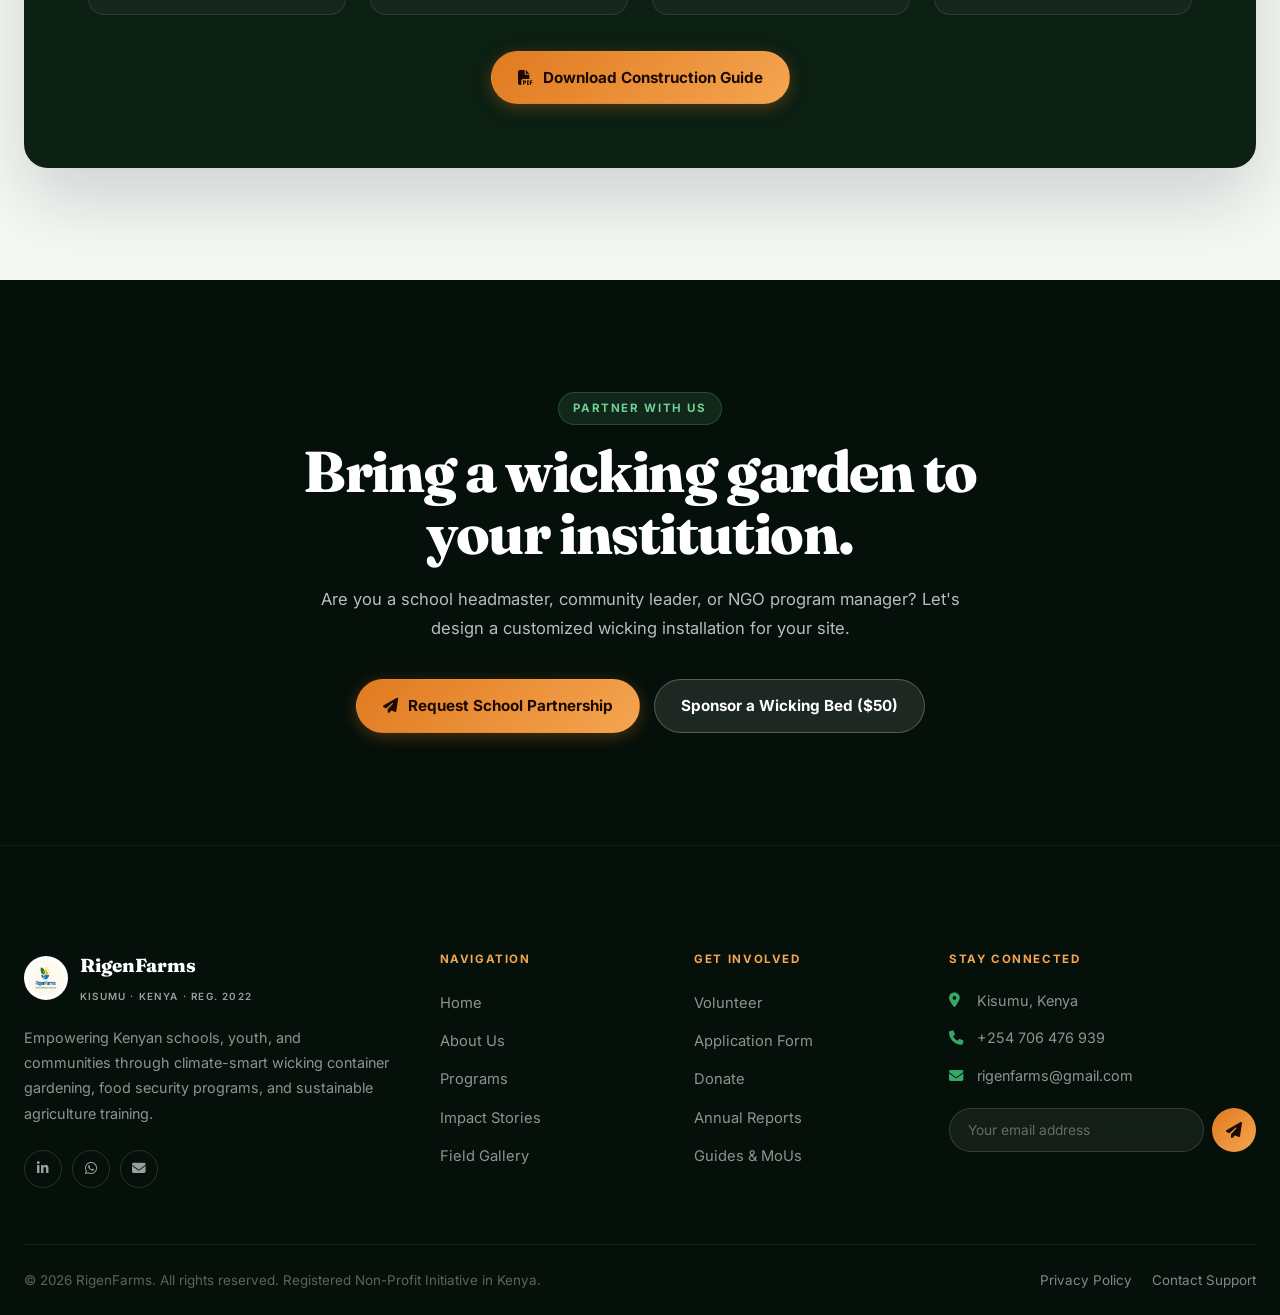
<file: projects.html>
<!DOCTYPE html>
<html lang="en">
<head>
  <meta charset="UTF-8" />
  <meta name="viewport" content="width=device-width, initial-scale=1.0, viewport-fit=cover" />
  <title>Programs & Field Initiatives — RigenFarms Kenya</title>
  <meta name="description" content="Explore RigenFarms' climate-smart agricultural programs: wicking container technology, school food gardens, youth agripreneurship, and community tree nurseries across Kenya." />
  <link rel="icon" type="image/png" href="images/logo.png" />
  <link rel="preconnect" href="https://fonts.googleapis.com" />
  <link rel="preconnect" href="https://fonts.gstatic.com" crossorigin />
  <link href="https://fonts.googleapis.com/css2?family=Fraunces:ital,opsz,wght@0,9..144,400..900;1,9..144,400..700&family=Inter:wght@400..700&display=swap" rel="stylesheet" />
  <link rel="stylesheet" href="https://cdnjs.cloudflare.com/ajax/libs/font-awesome/6.4.0/css/all.min.css" />
  <link rel="stylesheet" href="rigen-theme.css" />

  <style>
    .page-hero::before {
      background-image: url('images/27.jpg');
    }

    /* Program Cards Grid */
    .programs-grid {
      display: grid;
      grid-template-columns: repeat(auto-fit, minmax(360px, 1fr));
      gap: 32px;
      margin-top: 36px;
    }
    .prog-card {
      background: var(--w);
      border: 1px solid var(--li);
      border-radius: var(--rad-lg);
      overflow: hidden;
      box-shadow: var(--sh-sm);
      display: flex;
      flex-direction: column;
      transition: transform var(--tr), box-shadow var(--tr);
    }
    .prog-card:hover {
      transform: translateY(-6px);
      box-shadow: var(--sh);
    }
    .prog-media {
      position: relative;
      height: 250px;
      overflow: hidden;
      background: var(--s1);
    }
    .prog-media img {
      width: 100%;
      height: 100%;
      object-fit: cover;
      transition: transform 0.4s ease;
    }
    .prog-card:hover .prog-media img {
      transform: scale(1.05);
    }
    .prog-badge {
      position: absolute;
      top: 18px;
      left: 18px;
      padding: 6px 14px;
      border-radius: var(--rad-pill);
      background: rgba(5, 16, 10, 0.85);
      backdrop-filter: blur(8px);
      color: var(--a4);
      font-size: 0.72rem;
      font-weight: 700;
      letter-spacing: 0.1em;
      text-transform: uppercase;
    }
    .prog-body {
      padding: 28px;
      display: flex;
      flex-direction: column;
      flex: 1;
    }
    .prog-icon {
      width: 44px;
      height: 44px;
      border-radius: 12px;
      background: var(--g8);
      color: var(--g3);
      display: grid;
      place-items: center;
      font-size: 1.15rem;
      margin-bottom: 16px;
    }
    .prog-title {
      font-family: var(--ff-display);
      font-size: 1.4rem;
      font-weight: 800;
      color: var(--ink);
      margin-bottom: 12px;
      line-height: 1.25;
    }
    .prog-desc {
      color: var(--sub);
      font-size: 0.95rem;
      line-height: 1.7;
      margin-bottom: 22px;
      flex: 1;
    }
    .prog-meta {
      display: flex;
      flex-wrap: wrap;
      gap: 14px;
      padding-top: 18px;
      border-top: 1px solid var(--li);
      font-size: 0.84rem;
      font-weight: 600;
      color: var(--sub);
    }
    .prog-meta span {
      display: inline-flex;
      align-items: center;
      gap: 6px;
    }
    .prog-meta i {
      color: var(--g4);
    }

    /* Wicking Tech Deep-Dive Interactive Breakdown */
    .wicking-tech-box {
      background: var(--g1);
      color: var(--w);
      border-radius: var(--rad-lg);
      padding: clamp(36px, 6vw, 64px);
      box-shadow: var(--sh-lg);
      margin-top: 48px;
    }
    .tech-steps-grid {
      display: grid;
      grid-template-columns: repeat(auto-fit, minmax(220px, 1fr));
      gap: 24px;
      margin-top: 40px;
    }
    .tech-step {
      background: rgba(255, 255, 255, 0.04);
      border: 1px solid rgba(255, 255, 255, 0.1);
      border-radius: var(--rad);
      padding: 24px;
      position: relative;
    }
    .tech-step-num {
      font-family: var(--ff-display);
      font-size: 1.8rem;
      font-weight: 800;
      color: var(--a3);
      line-height: 1;
      margin-bottom: 12px;
    }
    .tech-step-title {
      font-family: var(--ff-display);
      font-size: 1.15rem;
      font-weight: 700;
      color: var(--w);
      margin-bottom: 8px;
    }
    .tech-step-desc {
      font-size: 0.88rem;
      color: rgba(255, 255, 255, 0.68);
      line-height: 1.65;
    }
  </style>
</head>
<body>

  <!-- Navigation Header -->
  <header id="header">
    <a class="nav-logo" href="index.html" aria-label="RigenFarms — Home">
      <img src="images/logo.png" alt="RigenFarms Logo" width="40" height="40" />
      <div class="logo-text">
        <span class="logo-name">RigenFarms</span>
        <span class="logo-sub">Kisumu · Kenya</span>
      </div>
    </a>

    <nav aria-label="Primary navigation">
      <ul class="nav-links">
        <li class="has-drop">
          <a href="aboutus.html">About</a>
          <button class="drop-btn" type="button" aria-haspopup="true" aria-expanded="false" aria-label="Toggle About submenu">
            <i class="fa-solid fa-chevron-down"></i>
          </button>
          <div class="drop-menu">
            <a href="aboutus.html">Our Story & Mission</a>
            <a href="aboutus.html#team">Leadership & Team</a>
            <a href="aboutus.html#values">Core Principles</a>
            <a href="impact.html">Impact Metrics</a>
          </div>
        </li>
        <li class="has-drop">
          <a href="projects.html" class="active">Programs</a>
          <button class="drop-btn" type="button" aria-haspopup="true" aria-expanded="false" aria-label="Toggle Programs submenu">
            <i class="fa-solid fa-chevron-down"></i>
          </button>
          <div class="drop-menu">
            <a href="projects.html">All Field Programs</a>
            <a href="projects.html#wicking">Wicking Beds</a>
            <a href="projects.html#schools">School Gardens</a>
            <a href="memoranda.html">Guides & MoUs</a>
          </div>
        </li>
        <li><a href="photos.html">Gallery</a></li>
        <li><a href="impact.html">Impact</a></li>
        <li><a href="volunteers.html">Get Involved</a></li>
        <li><a href="contactus.html">Contact</a></li>
      </ul>
    </nav>

    <div class="nav-actions">
      <a class="nav-cta" href="donation.html">
        <i class="fa-solid fa-leaf" aria-hidden="true"></i> Donate
      </a>
      <button class="ham" id="ham" aria-label="Open menu" aria-expanded="false">
        <i class="fa-solid fa-bars"></i>
      </button>
    </div>
  </header>

  <!-- Mobile Drawer Menu -->
  <nav class="mob-menu" id="mobMenu" aria-label="Mobile navigation" role="dialog" aria-modal="true">
    <a href="index.html">Home</a>
    <a href="aboutus.html">About Us</a>
    <a href="projects.html" class="active">Programs</a>
    <a href="impact.html">Impact</a>
    <a href="photos.html">Field Gallery</a>
    <a href="volunteers.html">Volunteer</a>
    <a href="annual-reports.html">Reports</a>
    <a href="contactus.html">Contact</a>
    <div style="margin-top: 28px;">
      <a class="btn btn-primary" href="donation.html" style="width: 100%;">
        <i class="fa-solid fa-leaf"></i> Donate Now
      </a>
    </div>
  </nav>

  <!-- Page Hero Banner -->
  <section class="page-hero" aria-labelledby="progH1">
    <div class="wrap">
      <div class="page-hero-inner rv">
        <div class="breadcrumb">
          <a href="index.html">Home</a>
          <span>/</span>
          <span>Programs</span>
        </div>
        <div class="sec-tag">Field Initiatives</div>
        <h1 id="progH1">Climate-smart programs that yield <em>food security</em>.</h1>
        <p>Combining circular wicking container engineering with participatory education to turn Kenyan schools, youth groups, and smallholders into resilient agricultural champions.</p>
      </div>
    </div>
  </section>

  <!-- Filterable Programs Showcase -->
  <section class="section" id="all-programs">
    <div class="wrap">
      <div class="text-center rv">
        <div class="sec-tag">Our Portfolio</div>
        <h2 class="sec-h2">Hands-on climate solutions in action</h2>
        <p class="sec-lead">Select a category below to explore how we tackle water scarcity, malnutrition, and youth unemployment.</p>
      </div>

      <!-- Category Filter Tabs -->
      <div class="tabs-nav rv" data-tabs="prog-group" style="justify-content: center; margin-top: 36px;">
        <button class="tab-btn active" data-tab="all">All Programs</button>
        <button class="tab-btn" data-tab="schools">School Gardens</button>
        <button class="tab-btn" data-tab="wicking">Wicking Tech</button>
        <button class="tab-btn" data-tab="youth">Youth Agripreneurs</button>
        <button class="tab-btn" data-tab="nursery">Seedling Nursery</button>
      </div>

      <!-- Programs Grid -->
      <div class="programs-grid" data-tab-group="prog-group">
        
        <!-- Program 1: School Wicking Gardens -->
        <article class="prog-card tab-pane active rv" data-tab-id="schools" id="schools">
          <div class="prog-media">
            <img src="images/gowowo.jpeg" alt="Pupils harvesting fresh leafy greens in school garden" loading="lazy" />
            <span class="prog-badge">Flagship Program</span>
          </div>
          <div class="prog-body">
            <div class="prog-icon"><i class="fa-solid fa-school"></i></div>
            <h3 class="prog-title">School Food & Nutrition Gardens</h3>
            <p class="prog-desc">We partner directly with primary and secondary schools to install closed-loop wicking container garden systems. These beds serve as outdoor living laboratories where learners practice climate-smart biology while cultivating fresh spinach, kale, and indigenous vegetables for daily school lunch supplementation.</p>
            <div class="prog-meta">
              <span><i class="fa-solid fa-graduation-cap"></i> 25 Partner Schools</span>
              <span><i class="fa-solid fa-bowl-food"></i> 5,000+ Meals Boosted</span>
            </div>
          </div>
        </article>

        <!-- Program 2: Wicking Bed Technology -->
        <article class="prog-card tab-pane active rv rv-delay-1" data-tab-id="wicking" id="wicking">
          <div class="prog-media">
            <img src="images/ngo.jpg" alt="Learners constructing wicking container garden units" loading="lazy" />
            <span class="prog-badge">Water Innovation</span>
          </div>
          <div class="prog-body">
            <div class="prog-icon"><i class="fa-solid fa-droplet"></i></div>
            <h3 class="prog-title">Sub-Surface Wicking Bed Technology</h3>
            <p class="prog-desc">Our flagship water-conservation system uses capillary action to water crops from the bottom up. By keeping moisture enclosed beneath a protective barrier, the wicking container slashes irrigation water consumption by up to 50%, prevents root evaporation, and resists drought cycles effortlessly.</p>
            <div class="prog-meta">
              <span><i class="fa-solid fa-water"></i> 50% Water Savings</span>
              <span><i class="fa-solid fa-boxes-stacked"></i> 500+ Beds Built</span>
            </div>
          </div>
        </article>

        <!-- Program 3: Youth Agripreneurship -->
        <article class="prog-card tab-pane active rv rv-delay-2" data-tab-id="youth" id="youth">
          <div class="prog-media">
            <img src="images/27.jpg" alt="Young Kenyan agripreneur inspecting high-value seedlings" loading="lazy" />
            <span class="prog-badge">Economic Empowerment</span>
          </div>
          <div class="prog-body">
            <div class="prog-icon"><i class="fa-solid fa-briefcase"></i></div>
            <h3 class="prog-title">Youth Agripreneurship & Enterprise</h3>
            <p class="prog-desc">Bridging the gap between rural youth unemployment and modern high-value agriculture. We train out-of-school youth in container horticulture, nursery management, organic compost production, and digital market linkage so they can operate profitable micro-farms in their own communities.</p>
            <div class="prog-meta">
              <span><i class="fa-solid fa-users"></i> 2,000+ Youth Trained</span>
              <span><i class="fa-solid fa-arrow-trend-up"></i> Micro-Enterprises</span>
            </div>
          </div>
        </article>

        <!-- Program 4: Central Seedling Nursery -->
        <article class="prog-card tab-pane active rv" data-tab-id="nursery" id="nursery">
          <div class="prog-media">
            <img src="images/men.jpeg" alt="Community members planting indigenous tree and crop seedlings" loading="lazy" />
            <span class="prog-badge">Agroforestry & Ecology</span>
          </div>
          <div class="prog-body">
            <div class="prog-icon"><i class="fa-solid fa-seedling"></i></div>
            <h3 class="prog-title">Indigenous Seedling & Tree Nursery</h3>
            <p class="prog-desc">Our Kisumu ecological propagation nursery nurtures high-germination vegetables, drought-tolerant indigenous grains, and agroforestry tree species. We distribute vigorous seedlings to smallholder farming cooperatives, community clinics, and schools to promote biodiversity and soil regeneration.</p>
            <div class="prog-meta">
              <span><i class="fa-solid fa-tree"></i> 10,000+ Seedlings</span>
              <span><i class="fa-solid fa-earth-africa"></i> 6 Counties</span>
            </div>
          </div>
        </article>

        <!-- Program 5: Smallholder Climate Extension -->
        <article class="prog-card tab-pane active rv rv-delay-1" data-tab-id="all">
          <div class="prog-media">
            <img src="images/21.jpg" alt="Farmer extension group reviewing healthy harvested crops" loading="lazy" />
            <span class="prog-badge">Community Outreach</span>
          </div>
          <div class="prog-body">
            <div class="prog-icon"><i class="fa-solid fa-hand-holding-hand"></i></div>
            <h3 class="prog-title">Smallholder Resilience & Extension</h3>
            <p class="prog-desc">Decentralized village learning circles tailored for women-led smallholder cooperatives. We provide seasonal agronomic advisory, bio-fertilizer manufacturing training, and drought-adaptive crop rotation coaching across rural Western Kenya.</p>
            <div class="prog-meta">
              <span><i class="fa-solid fa-people-roof"></i> Women Cooperatives</span>
              <span><i class="fa-solid fa-shield-halved"></i> Climate Defense</span>
            </div>
          </div>
        </article>

        <!-- Program 6: School Nutrition & Kitchen Integration -->
        <article class="prog-card tab-pane active rv rv-delay-2" data-tab-id="schools">
          <div class="prog-media">
            <img src="images/15.jpg" alt="Freshly harvested leafy greens from school wicking container" loading="lazy" />
            <span class="prog-badge">Nutrition & Health</span>
          </div>
          <div class="prog-body">
            <div class="prog-icon"><i class="fa-solid fa-heart-pulse"></i></div>
            <h3 class="prog-title">Kitchen Garden & Nutrition Integration</h3>
            <p class="prog-desc">Focusing on high-iron, high-protein indigenous leafy varieties (such as Terere, Managu, and Nightshade) that thrive in wicking containers. We integrate school garden harvests directly into daily lunch menus to eliminate micronutrient deficiencies among developing pupils.</p>
            <div class="prog-meta">
              <span><i class="fa-solid fa-apple-whole"></i> Micronutrient Rich</span>
              <span><i class="fa-solid fa-clipboard-check"></i> Zero Food Miles</span>
            </div>
          </div>
        </article>

      </div>
    </div>
  </section>

  <!-- Technical Deep-Dive: How Wicking Technology Works -->
  <section class="section section-tint">
    <div class="wrap">
      <div class="wicking-tech-box rv">
        <div class="sec-tag">Engineering Breakdown</div>
        <h2 class="sec-h2" style="color: var(--w); font-size: clamp(2rem, 3.8vw, 3rem);">How wicking container technology works</h2>
        <p class="sec-lead" style="color: rgba(255, 255, 255, 0.75);">A low-cost, closed-loop sub-surface capillary watering system engineered from recycled materials to eliminate waste and guarantee plant vigor.</p>

        <div class="tech-steps-grid">
          <div class="tech-step">
            <div class="tech-step-num">01</div>
            <h4 class="tech-step-title">Enclosed Reservoir</h4>
            <p class="tech-step-desc">A waterproof containment basin at the bottom stores water and dissolved organic nutrients safely away from sun exposure, stopping surface evaporation completely.</p>
          </div>

          <div class="tech-step">
            <div class="tech-step-num">02</div>
            <h4 class="tech-step-title">Geotextile Divider</h4>
            <p class="tech-step-desc">A porous separator prevents soil particles from collapsing into the reservoir while allowing water vapor and moisture to migrate upward freely.</p>
          </div>

          <div class="tech-step">
            <div class="tech-step-num">03</div>
            <h4 class="tech-step-title">Capillary Wicking Action</h4>
            <p class="tech-step-desc">As the root zone absorbs water, physics naturally draws moisture upward through capillary tension in the soil matrix. Plants drink on demand without water stress.</p>
          </div>

          <div class="tech-step">
            <div class="tech-step-num">04</div>
            <h4 class="tech-step-title">Built-In Overflow Valve</h4>
            <p class="tech-step-desc">An engineered drainage point ensures the soil never becomes waterlogged or anaerobic during heavy monsoon downpours, preventing root rot automatically.</p>
          </div>
        </div>

        <div style="margin-top: 36px; text-align: center;">
          <a class="btn btn-primary" href="memoranda.html">
            <i class="fa-solid fa-file-pdf"></i> Download Construction Guide
          </a>
        </div>
      </div>
    </div>
  </section>

  <!-- CTA Banner -->
  <section class="section section-dark" style="text-align: center;">
    <div class="wrap rv" style="max-width: 760px;">
      <div class="sec-tag">Partner With Us</div>
      <h2 class="sec-h2" style="font-size: clamp(2.2rem, 4.5vw, 3.8rem);">Bring a wicking garden to your institution.</h2>
      <p class="sec-lead" style="margin: 20px auto 36px;">Are you a school headmaster, community leader, or NGO program manager? Let's design a customized wicking installation for your site.</p>
      <div style="display: flex; gap: 14px; justify-content: center; flex-wrap: wrap;">
        <a class="btn btn-primary" href="contactus.html">
          <i class="fa-solid fa-paper-plane"></i> Request School Partnership
        </a>
        <a class="btn btn-ghost-white" href="donation.html">
          Sponsor a Wicking Bed ($50)
        </a>
      </div>
    </div>
  </section>

  <!-- Universal Footer -->
  <footer id="footer">
    <div class="wrap">
      <div class="foot-grid">
        <div>
          <div class="foot-brand">
            <img src="images/logo.png" alt="" width="44" height="44" />
            <div>
              <strong>RigenFarms</strong>
              <small>Kisumu · Kenya · Reg. 2022</small>
            </div>
          </div>
          <p class="foot-desc">Empowering Kenyan schools, youth, and communities through climate-smart wicking container gardening, food security programs, and sustainable agriculture training.</p>
          <div class="foot-soc">
            <a href="https://www.linkedin.com/company/rigenfarms/" target="_blank" rel="noopener" aria-label="LinkedIn"><i class="fa-brands fa-linkedin-in"></i></a>
            <a href="https://wa.me/254706476939" target="_blank" rel="noopener" aria-label="WhatsApp"><i class="fa-brands fa-whatsapp"></i></a>
            <a href="mailto:rigenfarms@gmail.com" aria-label="Email"><i class="fa-solid fa-envelope"></i></a>
          </div>
        </div>

        <div class="foot-col">
          <h4>Navigation</h4>
          <ul class="foot-links">
            <li><a href="index.html">Home</a></li>
            <li><a href="aboutus.html">About Us</a></li>
            <li><a href="projects.html">Programs</a></li>
            <li><a href="impact.html">Impact Stories</a></li>
            <li><a href="photos.html">Field Gallery</a></li>
          </ul>
        </div>

        <div class="foot-col">
          <h4>Get Involved</h4>
          <ul class="foot-links">
            <li><a href="volunteers.html">Volunteer</a></li>
            <li><a href="volunteersForm.html">Application Form</a></li>
            <li><a href="donation.html">Donate</a></li>
            <li><a href="annual-reports.html">Annual Reports</a></li>
            <li><a href="memoranda.html">Guides & MoUs</a></li>
          </ul>
        </div>

        <div class="foot-col">
          <h4>Stay Connected</h4>
          <div class="foot-contact-list">
            <span><i class="fa-solid fa-location-dot"></i> Kisumu, Kenya</span>
            <a href="tel:+254706476939"><i class="fa-solid fa-phone"></i> +254 706 476 939</a>
            <a href="mailto:rigenfarms@gmail.com"><i class="fa-solid fa-envelope"></i> rigenfarms@gmail.com</a>
          </div>
          <form class="newsf" aria-label="Subscribe to newsletter">
            <input type="email" placeholder="Your email address" required aria-label="Email address" />
            <button type="submit" aria-label="Submit newsletter subscription"><i class="fa-solid fa-paper-plane"></i></button>
          </form>
        </div>
      </div>

      <div class="foot-bottom">
        <div>&copy; <span id="yr">2026</span> RigenFarms. All rights reserved. Registered Non-Profit Initiative in Kenya.</div>
        <div style="display: flex; gap: 20px;">
          <a href="privacy.html">Privacy Policy</a>
          <a href="contactus.html">Contact Support</a>
        </div>
      </div>
    </div>
  </footer>

  <script src="rigen-theme.js"></script>
</body>
</html>
</file>
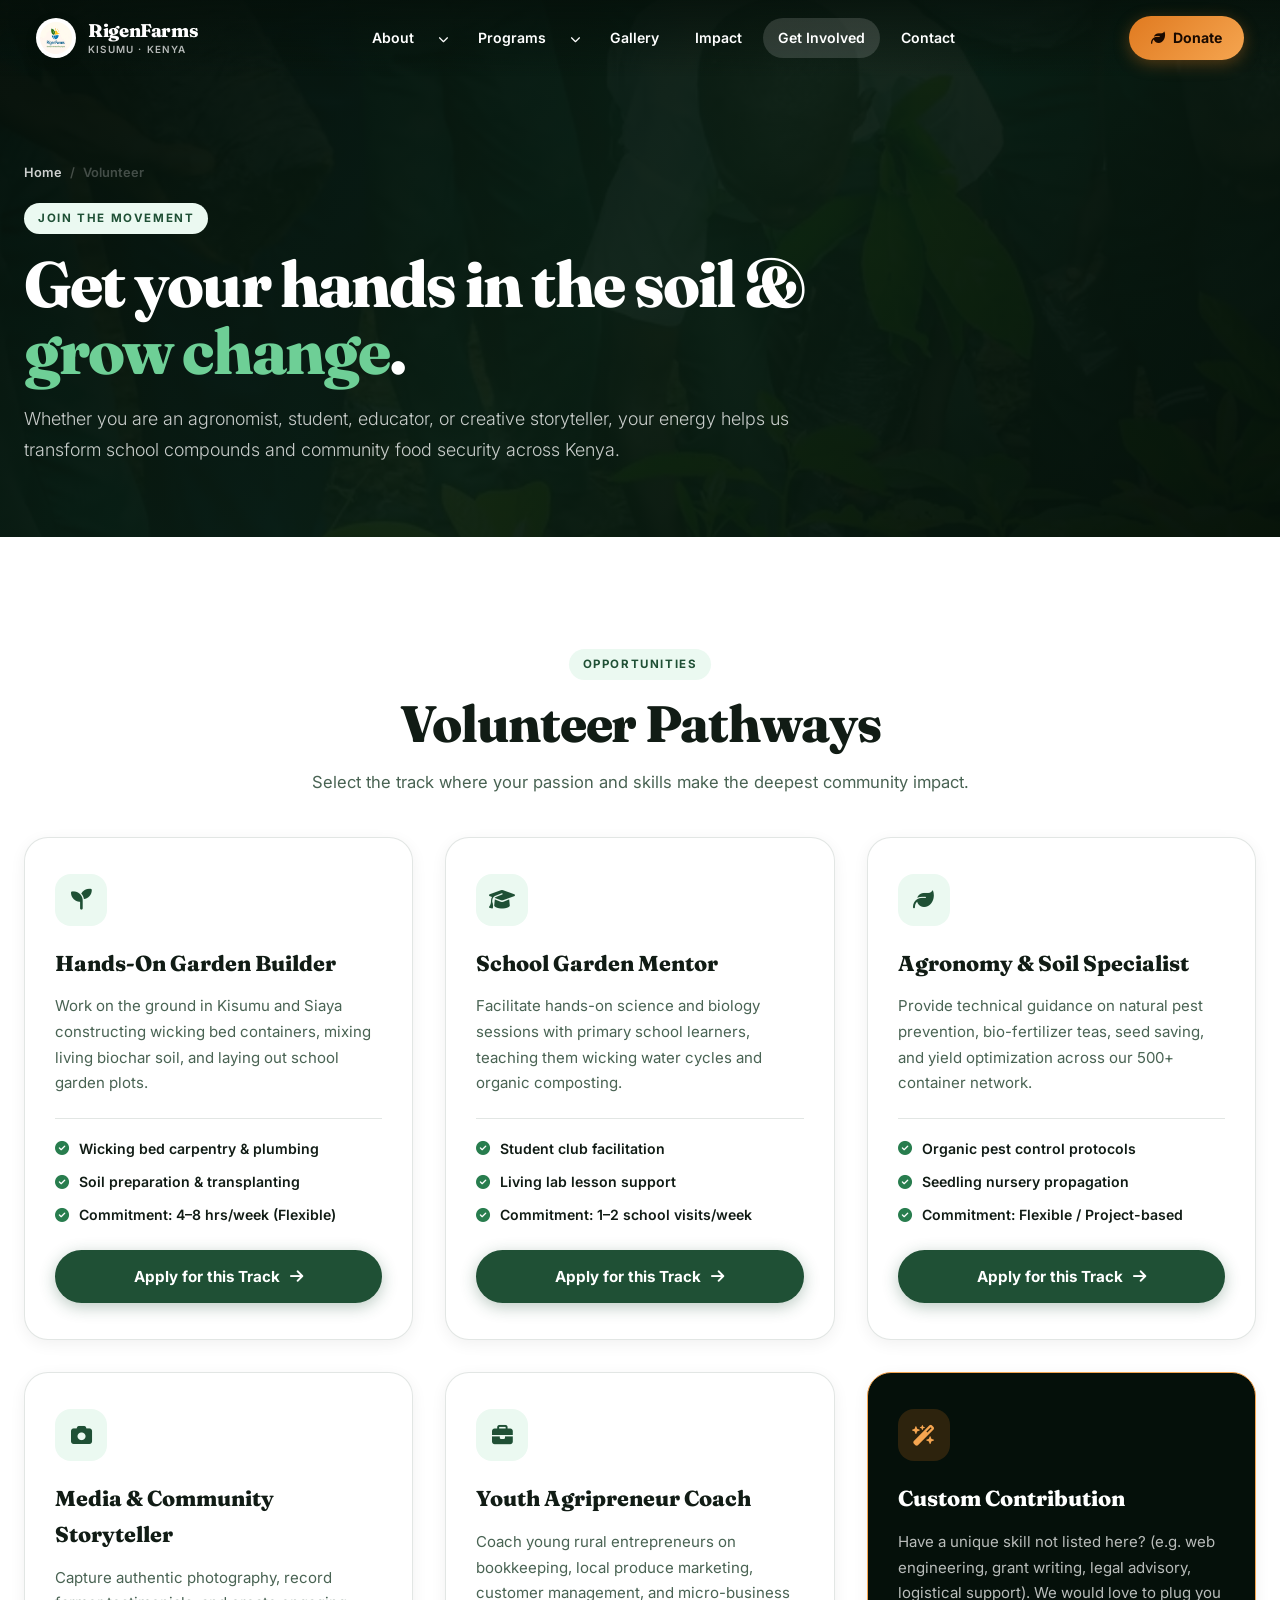
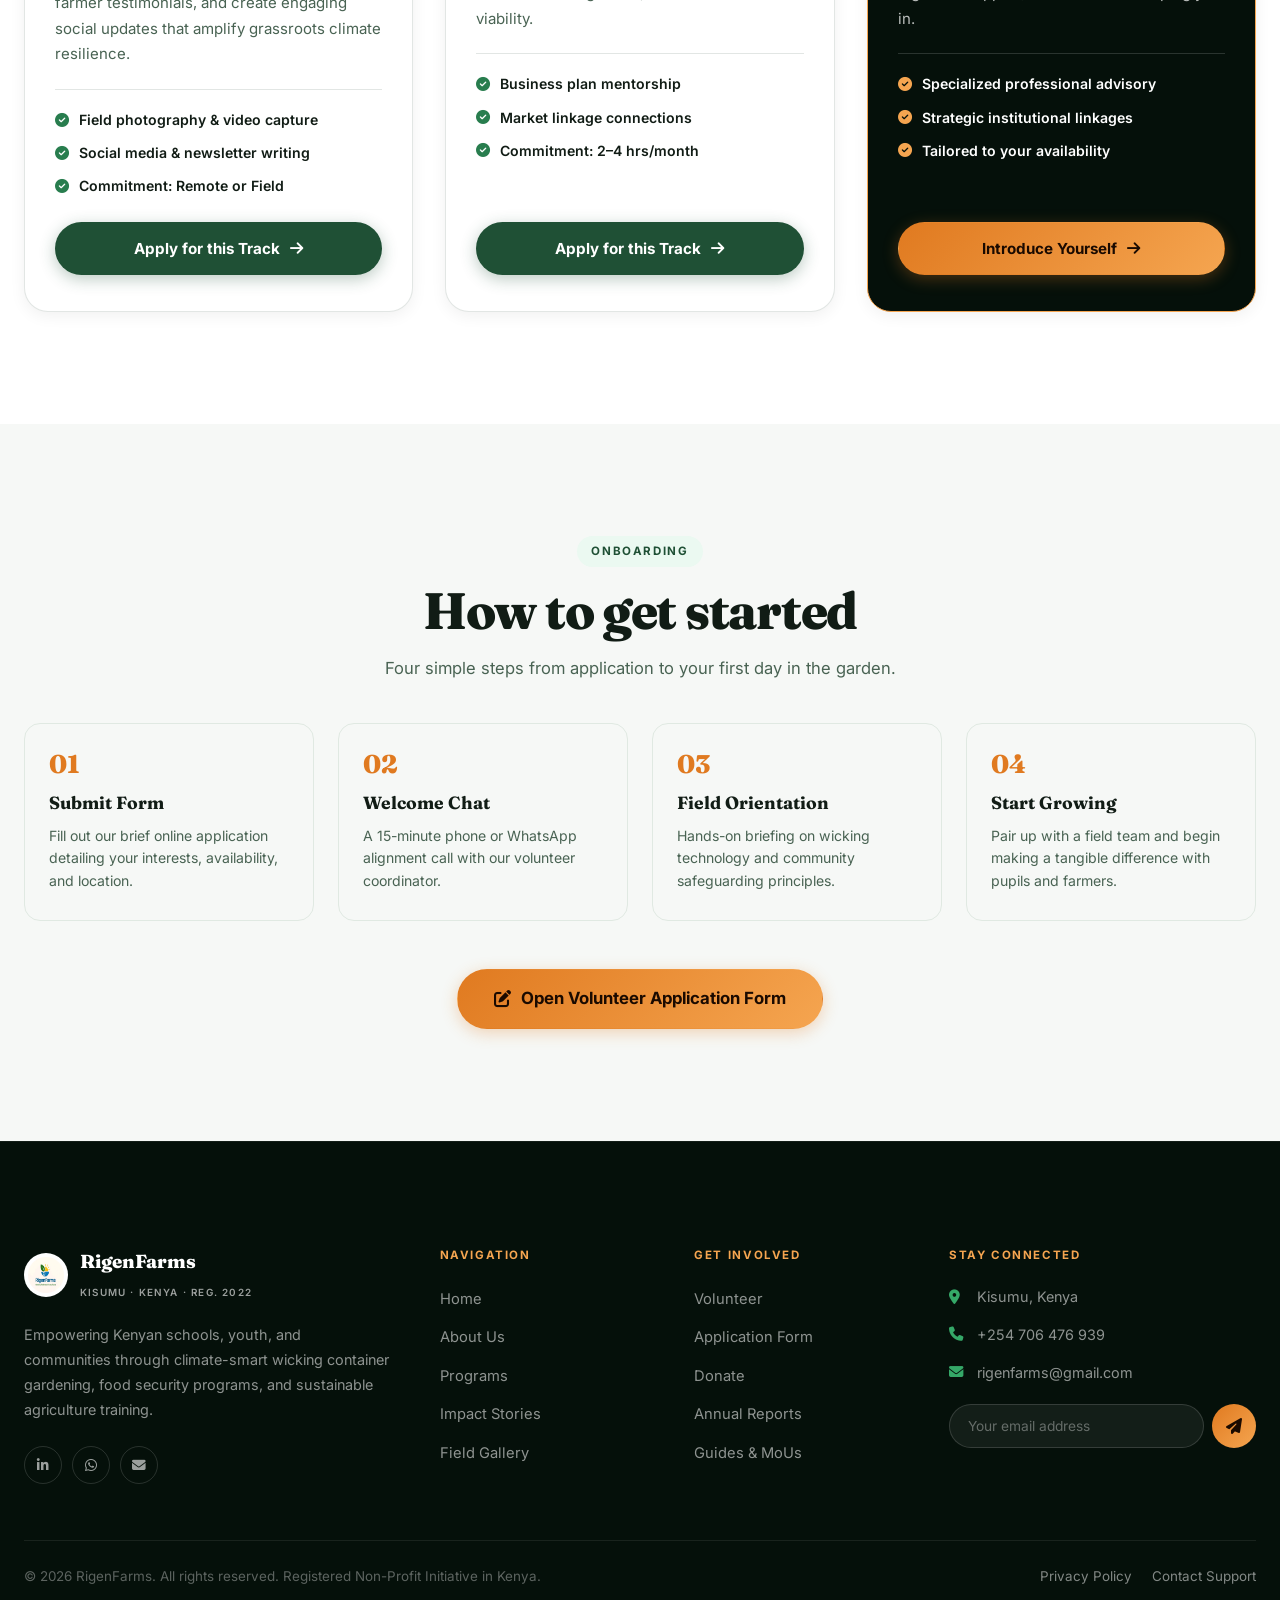
<file: volunteers.html>
<!DOCTYPE html>
<html lang="en">
<head>
  <meta charset="UTF-8" />
  <meta name="viewport" content="width=device-width, initial-scale=1.0, viewport-fit=cover" />
  <title>Volunteer With Us — RigenFarms Kenya</title>
  <meta name="description" content="Join RigenFarms as a volunteer. Help build school wicking gardens, mentor youth agripreneurs, and advance climate-smart agriculture across Kenya." />
  <link rel="icon" type="image/png" href="images/logo.png" />
  <link rel="preconnect" href="https://fonts.googleapis.com" />
  <link rel="preconnect" href="https://fonts.gstatic.com" crossorigin />
  <link href="https://fonts.googleapis.com/css2?family=Fraunces:ital,opsz,wght@0,9..144,400..900;1,9..144,400..700&family=Inter:wght@400..700&display=swap" rel="stylesheet" />
  <link rel="stylesheet" href="https://cdnjs.cloudflare.com/ajax/libs/font-awesome/6.4.0/css/all.min.css" />
  <link rel="stylesheet" href="rigen-theme.css" />

  <style>
    .page-hero::before {
      background-image: url('images/men.jpeg');
    }

    /* Roles Grid */
    .roles-grid {
      display: grid;
      grid-template-columns: repeat(auto-fit, minmax(320px, 1fr));
      gap: 32px;
      margin-top: 40px;
    }
    .role-card {
      background: var(--w);
      border: 1px solid var(--li);
      border-radius: var(--rad-lg);
      padding: 36px 30px;
      box-shadow: var(--sh-sm);
      display: flex;
      flex-direction: column;
      justify-content: space-between;
      transition: transform var(--tr), box-shadow var(--tr);
    }
    .role-card:hover {
      transform: translateY(-6px);
      box-shadow: var(--sh);
    }
    .role-icon {
      width: 52px;
      height: 52px;
      border-radius: var(--rad);
      background: var(--g8);
      color: var(--g3);
      display: grid;
      place-items: center;
      font-size: 1.3rem;
      margin-bottom: 20px;
    }
    .role-title {
      font-family: var(--ff-display);
      font-size: 1.35rem;
      font-weight: 800;
      color: var(--ink);
      margin-bottom: 12px;
    }
    .role-desc {
      color: var(--sub);
      font-size: 0.94rem;
      line-height: 1.7;
      margin-bottom: 22px;
      flex: 1;
    }
    .role-points {
      list-style: none;
      display: flex;
      flex-direction: column;
      gap: 10px;
      font-size: 0.88rem;
      color: var(--ink);
      font-weight: 600;
      margin-bottom: 24px;
      padding-top: 18px;
      border-top: 1px solid var(--li);
    }
    .role-points li {
      display: flex;
      align-items: center;
      gap: 10px;
    }
    .role-points i {
      color: var(--g4);
    }

    /* Steps Bar */
    .steps-row {
      display: grid;
      grid-template-columns: repeat(auto-fit, minmax(220px, 1fr));
      gap: 24px;
      margin-top: 40px;
    }
    .step-box {
      background: var(--s0);
      border: 1px solid var(--s2);
      border-radius: var(--rad);
      padding: 28px 24px;
      position: relative;
    }
    .step-num {
      font-family: var(--ff-display);
      font-size: 1.6rem;
      font-weight: 800;
      color: var(--a2);
      line-height: 1;
      margin-bottom: 10px;
    }
    .step-title {
      font-family: var(--ff-display);
      font-size: 1.1rem;
      font-weight: 700;
      color: var(--ink);
      margin-bottom: 8px;
    }
    .step-desc {
      font-size: 0.88rem;
      color: var(--sub);
      line-height: 1.6;
    }
  </style>
</head>
<body>

  <!-- Navigation Header -->
  <header id="header">
    <a class="nav-logo" href="index.html" aria-label="RigenFarms — Home">
      <img src="images/logo.png" alt="RigenFarms Logo" width="40" height="40" />
      <div class="logo-text">
        <span class="logo-name">RigenFarms</span>
        <span class="logo-sub">Kisumu · Kenya</span>
      </div>
    </a>

    <nav aria-label="Primary navigation">
      <ul class="nav-links">
        <li class="has-drop">
          <a href="aboutus.html">About</a>
          <button class="drop-btn" type="button" aria-haspopup="true" aria-expanded="false" aria-label="Toggle About submenu">
            <i class="fa-solid fa-chevron-down"></i>
          </button>
          <div class="drop-menu">
            <a href="aboutus.html">Our Story & Mission</a>
            <a href="aboutus.html#team">Leadership & Team</a>
            <a href="aboutus.html#values">Core Principles</a>
            <a href="impact.html">Impact Metrics</a>
          </div>
        </li>
        <li class="has-drop">
          <a href="projects.html">Programs</a>
          <button class="drop-btn" type="button" aria-haspopup="true" aria-expanded="false" aria-label="Toggle Programs submenu">
            <i class="fa-solid fa-chevron-down"></i>
          </button>
          <div class="drop-menu">
            <a href="projects.html">All Field Programs</a>
            <a href="projects.html#wicking">Wicking Beds</a>
            <a href="projects.html#schools">School Gardens</a>
            <a href="memoranda.html">Guides & MoUs</a>
          </div>
        </li>
        <li><a href="photos.html">Gallery</a></li>
        <li><a href="impact.html">Impact</a></li>
        <li><a href="volunteers.html" class="active">Get Involved</a></li>
        <li><a href="contactus.html">Contact</a></li>
      </ul>
    </nav>

    <div class="nav-actions">
      <a class="nav-cta" href="donation.html">
        <i class="fa-solid fa-leaf" aria-hidden="true"></i> Donate
      </a>
      <button class="ham" id="ham" aria-label="Open menu" aria-expanded="false">
        <i class="fa-solid fa-bars"></i>
      </button>
    </div>
  </header>

  <!-- Mobile Drawer Menu -->
  <nav class="mob-menu" id="mobMenu" aria-label="Mobile navigation" role="dialog" aria-modal="true">
    <a href="index.html">Home</a>
    <a href="aboutus.html">About Us</a>
    <a href="projects.html">Programs</a>
    <a href="impact.html">Impact</a>
    <a href="photos.html">Field Gallery</a>
    <a href="volunteers.html" class="active">Volunteer</a>
    <a href="annual-reports.html">Reports</a>
    <a href="contactus.html">Contact</a>
    <div style="margin-top: 28px;">
      <a class="btn btn-primary" href="donation.html" style="width: 100%;">
        <i class="fa-solid fa-leaf"></i> Donate Now
      </a>
    </div>
  </nav>

  <!-- Page Hero Banner -->
  <section class="page-hero" aria-labelledby="volH1">
    <div class="wrap">
      <div class="page-hero-inner rv">
        <div class="breadcrumb">
          <a href="index.html">Home</a>
          <span>/</span>
          <span>Volunteer</span>
        </div>
        <div class="sec-tag">Join The Movement</div>
        <h1 id="volH1">Get your hands in the soil & <em>grow change</em>.</h1>
        <p>Whether you are an agronomist, student, educator, or creative storyteller, your energy helps us transform school compounds and community food security across Kenya.</p>
      </div>
    </div>
  </section>

  <!-- Volunteer Roles -->
  <section class="section" id="roles">
    <div class="wrap">
      <div class="text-center rv">
        <div class="sec-tag">Opportunities</div>
        <h2 class="sec-h2">Volunteer Pathways</h2>
        <p class="sec-lead">Select the track where your passion and skills make the deepest community impact.</p>
      </div>

      <div class="roles-grid">
        <!-- Track 1 -->
        <article class="role-card rv">
          <div>
            <div class="role-icon"><i class="fa-solid fa-seedling"></i></div>
            <h3 class="role-title">Hands-On Garden Builder</h3>
            <p class="role-desc">Work on the ground in Kisumu and Siaya constructing wicking bed containers, mixing living biochar soil, and laying out school garden plots.</p>
            <ul class="role-points">
              <li><i class="fa-solid fa-circle-check"></i> Wicking bed carpentry & plumbing</li>
              <li><i class="fa-solid fa-circle-check"></i> Soil preparation & transplanting</li>
              <li><i class="fa-solid fa-circle-check"></i> Commitment: 4–8 hrs/week (Flexible)</li>
            </ul>
          </div>
          <a class="btn btn-forest" href="volunteersForm.html?track=garden" style="width: 100%;">
            Apply for this Track <i class="fa-solid fa-arrow-right"></i>
          </a>
        </article>

        <!-- Track 2 -->
        <article class="role-card rv rv-delay-1">
          <div>
            <div class="role-icon"><i class="fa-solid fa-graduation-cap"></i></div>
            <h3 class="role-title">School Garden Mentor</h3>
            <p class="role-desc">Facilitate hands-on science and biology sessions with primary school learners, teaching them wicking water cycles and organic composting.</p>
            <ul class="role-points">
              <li><i class="fa-solid fa-circle-check"></i> Student club facilitation</li>
              <li><i class="fa-solid fa-circle-check"></i> Living lab lesson support</li>
              <li><i class="fa-solid fa-circle-check"></i> Commitment: 1–2 school visits/week</li>
            </ul>
          </div>
          <a class="btn btn-forest" href="volunteersForm.html?track=mentor" style="width: 100%;">
            Apply for this Track <i class="fa-solid fa-arrow-right"></i>
          </a>
        </article>

        <!-- Track 3 -->
        <article class="role-card rv rv-delay-2">
          <div>
            <div class="role-icon"><i class="fa-solid fa-leaf"></i></div>
            <h3 class="role-title">Agronomy & Soil Specialist</h3>
            <p class="role-desc">Provide technical guidance on natural pest prevention, bio-fertilizer teas, seed saving, and yield optimization across our 500+ container network.</p>
            <ul class="role-points">
              <li><i class="fa-solid fa-circle-check"></i> Organic pest control protocols</li>
              <li><i class="fa-solid fa-circle-check"></i> Seedling nursery propagation</li>
              <li><i class="fa-solid fa-circle-check"></i> Commitment: Flexible / Project-based</li>
            </ul>
          </div>
          <a class="btn btn-forest" href="volunteersForm.html?track=agronomy" style="width: 100%;">
            Apply for this Track <i class="fa-solid fa-arrow-right"></i>
          </a>
        </article>

        <!-- Track 4 -->
        <article class="role-card rv">
          <div>
            <div class="role-icon"><i class="fa-solid fa-camera"></i></div>
            <h3 class="role-title">Media & Community Storyteller</h3>
            <p class="role-desc">Capture authentic photography, record farmer testimonials, and create engaging social updates that amplify grassroots climate resilience.</p>
            <ul class="role-points">
              <li><i class="fa-solid fa-circle-check"></i> Field photography & video capture</li>
              <li><i class="fa-solid fa-circle-check"></i> Social media & newsletter writing</li>
              <li><i class="fa-solid fa-circle-check"></i> Commitment: Remote or Field</li>
            </ul>
          </div>
          <a class="btn btn-forest" href="volunteersForm.html?track=media" style="width: 100%;">
            Apply for this Track <i class="fa-solid fa-arrow-right"></i>
          </a>
        </article>

        <!-- Track 5 -->
        <article class="role-card rv rv-delay-1">
          <div>
            <div class="role-icon"><i class="fa-solid fa-briefcase"></i></div>
            <h3 class="role-title">Youth Agripreneur Coach</h3>
            <p class="role-desc">Coach young rural entrepreneurs on bookkeeping, local produce marketing, customer management, and micro-business viability.</p>
            <ul class="role-points">
              <li><i class="fa-solid fa-circle-check"></i> Business plan mentorship</li>
              <li><i class="fa-solid fa-circle-check"></i> Market linkage connections</li>
              <li><i class="fa-solid fa-circle-check"></i> Commitment: 2–4 hrs/month</li>
            </ul>
          </div>
          <a class="btn btn-forest" href="volunteersForm.html?track=business" style="width: 100%;">
            Apply for this Track <i class="fa-solid fa-arrow-right"></i>
          </a>
        </article>

        <!-- Track 6 -->
        <article class="role-card rv rv-delay-2" style="background: var(--g0); color: var(--w); border-color: var(--a3);">
          <div>
            <div class="role-icon" style="background: rgba(224,122,32,0.18); color: var(--a3);"><i class="fa-solid fa-wand-magic-sparkles"></i></div>
            <h3 class="role-title" style="color: var(--w);">Custom Contribution</h3>
            <p class="role-desc" style="color: rgba(255,255,255,0.72);">Have a unique skill not listed here? (e.g. web engineering, grant writing, legal advisory, logistical support). We would love to plug you in.</p>
            <ul class="role-points" style="border-color: rgba(255,255,255,0.15); color: var(--w);">
              <li><i class="fa-solid fa-circle-check" style="color: var(--a3);"></i> Specialized professional advisory</li>
              <li><i class="fa-solid fa-circle-check" style="color: var(--a3);"></i> Strategic institutional linkages</li>
              <li><i class="fa-solid fa-circle-check" style="color: var(--a3);"></i> Tailored to your availability</li>
            </ul>
          </div>
          <a class="btn btn-primary" href="volunteersForm.html?track=custom" style="width: 100%;">
            Introduce Yourself <i class="fa-solid fa-arrow-right"></i>
          </a>
        </article>
      </div>
    </div>
  </section>

  <!-- How It Works Steps -->
  <section class="section section-tint" id="process">
    <div class="wrap">
      <div class="text-center rv">
        <div class="sec-tag">Onboarding</div>
        <h2 class="sec-h2">How to get started</h2>
        <p class="sec-lead">Four simple steps from application to your first day in the garden.</p>
      </div>

      <div class="steps-row">
        <div class="step-box rv">
          <div class="step-num">01</div>
          <h4 class="step-title">Submit Form</h4>
          <p class="step-desc">Fill out our brief online application detailing your interests, availability, and location.</p>
        </div>
        <div class="step-box rv rv-delay-1">
          <div class="step-num">02</div>
          <h4 class="step-title">Welcome Chat</h4>
          <p class="step-desc">A 15-minute phone or WhatsApp alignment call with our volunteer coordinator.</p>
        </div>
        <div class="step-box rv rv-delay-2">
          <div class="step-num">03</div>
          <h4 class="step-title">Field Orientation</h4>
          <p class="step-desc">Hands-on briefing on wicking technology and community safeguarding principles.</p>
        </div>
        <div class="step-box rv rv-delay-3">
          <div class="step-num">04</div>
          <h4 class="step-title">Start Growing</h4>
          <p class="step-desc">Pair up with a field team and begin making a tangible difference with pupils and farmers.</p>
        </div>
      </div>

      <div style="text-align: center; margin-top: 48px;">
        <a class="btn btn-primary" href="volunteersForm.html" style="font-size: 1.05rem; padding: 15px 36px;">
          <i class="fa-solid fa-pen-to-square"></i> Open Volunteer Application Form
        </a>
      </div>
    </div>
  </section>

  <!-- Universal Footer -->
  <footer id="footer">
    <div class="wrap">
      <div class="foot-grid">
        <div>
          <div class="foot-brand">
            <img src="images/logo.png" alt="" width="44" height="44" />
            <div>
              <strong>RigenFarms</strong>
              <small>Kisumu · Kenya · Reg. 2022</small>
            </div>
          </div>
          <p class="foot-desc">Empowering Kenyan schools, youth, and communities through climate-smart wicking container gardening, food security programs, and sustainable agriculture training.</p>
          <div class="foot-soc">
            <a href="https://www.linkedin.com/company/rigenfarms/" target="_blank" rel="noopener" aria-label="LinkedIn"><i class="fa-brands fa-linkedin-in"></i></a>
            <a href="https://wa.me/254706476939" target="_blank" rel="noopener" aria-label="WhatsApp"><i class="fa-brands fa-whatsapp"></i></a>
            <a href="mailto:rigenfarms@gmail.com" aria-label="Email"><i class="fa-solid fa-envelope"></i></a>
          </div>
        </div>

        <div class="foot-col">
          <h4>Navigation</h4>
          <ul class="foot-links">
            <li><a href="index.html">Home</a></li>
            <li><a href="aboutus.html">About Us</a></li>
            <li><a href="projects.html">Programs</a></li>
            <li><a href="impact.html">Impact Stories</a></li>
            <li><a href="photos.html">Field Gallery</a></li>
          </ul>
        </div>

        <div class="foot-col">
          <h4>Get Involved</h4>
          <ul class="foot-links">
            <li><a href="volunteers.html">Volunteer</a></li>
            <li><a href="volunteersForm.html">Application Form</a></li>
            <li><a href="donation.html">Donate</a></li>
            <li><a href="annual-reports.html">Annual Reports</a></li>
            <li><a href="memoranda.html">Guides & MoUs</a></li>
          </ul>
        </div>

        <div class="foot-col">
          <h4>Stay Connected</h4>
          <div class="foot-contact-list">
            <span><i class="fa-solid fa-location-dot"></i> Kisumu, Kenya</span>
            <a href="tel:+254706476939"><i class="fa-solid fa-phone"></i> +254 706 476 939</a>
            <a href="mailto:rigenfarms@gmail.com"><i class="fa-solid fa-envelope"></i> rigenfarms@gmail.com</a>
          </div>
          <form class="newsf" aria-label="Subscribe to newsletter">
            <input type="email" placeholder="Your email address" required aria-label="Email address" />
            <button type="submit" aria-label="Submit newsletter subscription"><i class="fa-solid fa-paper-plane"></i></button>
          </form>
        </div>
      </div>

      <div class="foot-bottom">
        <div>&copy; <span id="yr">2026</span> RigenFarms. All rights reserved. Registered Non-Profit Initiative in Kenya.</div>
        <div style="display: flex; gap: 20px;">
          <a href="privacy.html">Privacy Policy</a>
          <a href="contactus.html">Contact Support</a>
        </div>
      </div>
    </div>
  </footer>

  <script src="rigen-theme.js"></script>
</body>
</html>
</file>
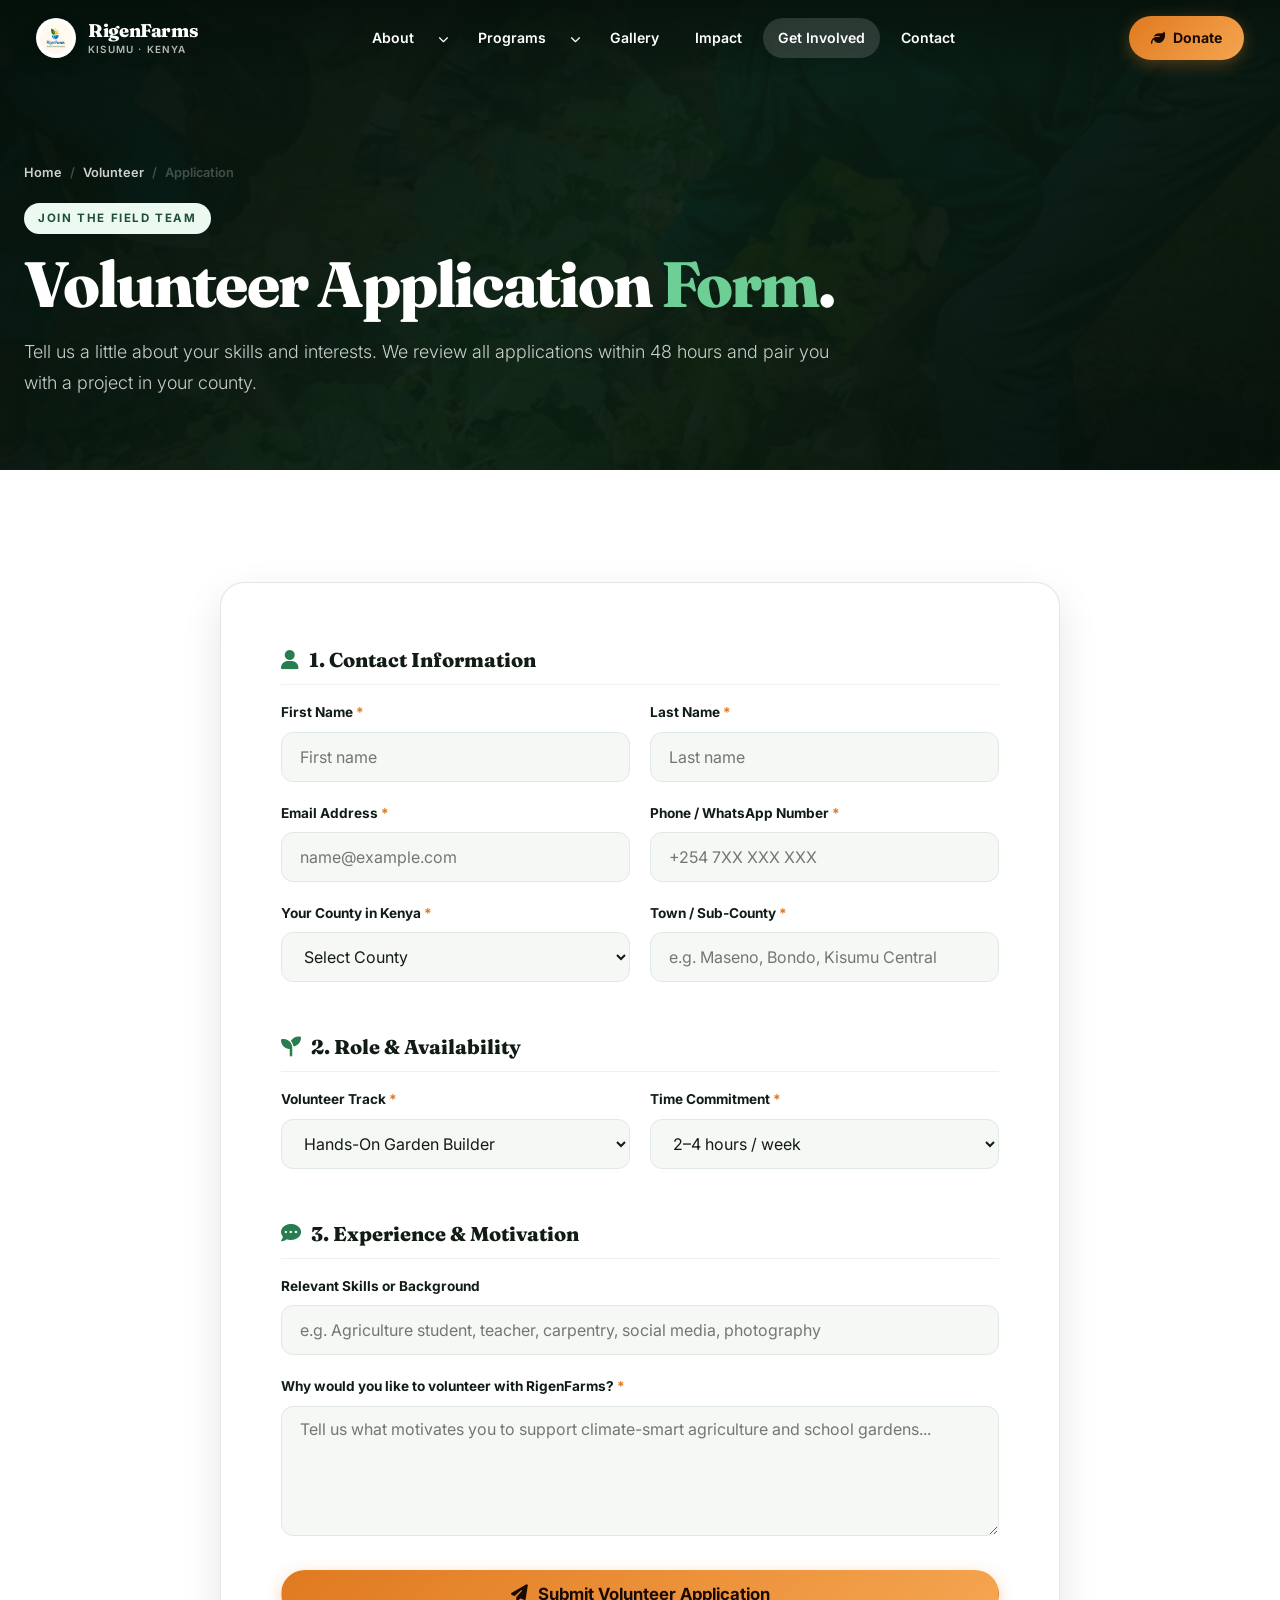
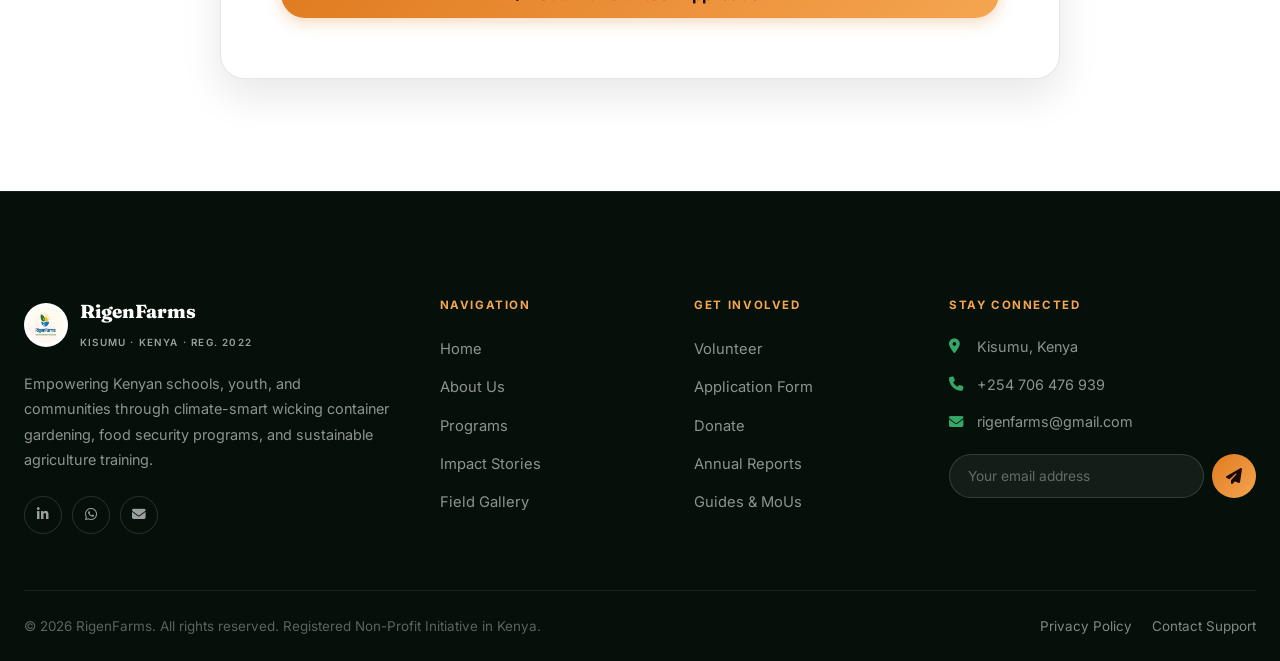
<file: volunteersForm.html>
<!DOCTYPE html>
<html lang="en">
<head>
  <meta charset="UTF-8" />
  <meta name="viewport" content="width=device-width, initial-scale=1.0, viewport-fit=cover" />
  <title>Volunteer Application — RigenFarms Kenya</title>
  <meta name="description" content="Apply to volunteer with RigenFarms in Kenya. Choose your volunteer track, share your availability, and help expand climate-smart school food gardens." />
  <link rel="icon" type="image/png" href="images/logo.png" />
  <link rel="preconnect" href="https://fonts.googleapis.com" />
  <link rel="preconnect" href="https://fonts.gstatic.com" crossorigin />
  <link href="https://fonts.googleapis.com/css2?family=Fraunces:ital,opsz,wght@0,9..144,400..900;1,9..144,400..700&family=Inter:wght@400..700&display=swap" rel="stylesheet" />
  <link rel="stylesheet" href="https://cdnjs.cloudflare.com/ajax/libs/font-awesome/6.4.0/css/all.min.css" />
  <link rel="stylesheet" href="rigen-theme.css" />

  <style>
    .page-hero::before {
      background-image: url('images/gowowo.jpeg');
    }

    .form-section-title {
      font-family: var(--ff-display);
      font-size: 1.25rem;
      font-weight: 800;
      color: var(--ink);
      margin: 28px 0 16px;
      padding-bottom: 8px;
      border-bottom: 1.5px solid var(--s1);
      display: flex;
      align-items: center;
      gap: 10px;
    }
    .form-section-title i {
      color: var(--g4);
    }
  </style>
</head>
<body>

  <!-- Navigation Header -->
  <header id="header">
    <a class="nav-logo" href="index.html" aria-label="RigenFarms — Home">
      <img src="images/logo.png" alt="RigenFarms Logo" width="40" height="40" />
      <div class="logo-text">
        <span class="logo-name">RigenFarms</span>
        <span class="logo-sub">Kisumu · Kenya</span>
      </div>
    </a>

    <nav aria-label="Primary navigation">
      <ul class="nav-links">
        <li class="has-drop">
          <a href="aboutus.html">About</a>
          <button class="drop-btn" type="button" aria-haspopup="true" aria-expanded="false" aria-label="Toggle About submenu">
            <i class="fa-solid fa-chevron-down"></i>
          </button>
          <div class="drop-menu">
            <a href="aboutus.html">Our Story & Mission</a>
            <a href="aboutus.html#team">Leadership & Team</a>
            <a href="aboutus.html#values">Core Principles</a>
            <a href="impact.html">Impact Metrics</a>
          </div>
        </li>
        <li class="has-drop">
          <a href="projects.html">Programs</a>
          <button class="drop-btn" type="button" aria-haspopup="true" aria-expanded="false" aria-label="Toggle Programs submenu">
            <i class="fa-solid fa-chevron-down"></i>
          </button>
          <div class="drop-menu">
            <a href="projects.html">All Field Programs</a>
            <a href="projects.html#wicking">Wicking Beds</a>
            <a href="projects.html#schools">School Gardens</a>
            <a href="memoranda.html">Guides & MoUs</a>
          </div>
        </li>
        <li><a href="photos.html">Gallery</a></li>
        <li><a href="impact.html">Impact</a></li>
        <li><a href="volunteers.html" class="active">Get Involved</a></li>
        <li><a href="contactus.html">Contact</a></li>
      </ul>
    </nav>

    <div class="nav-actions">
      <a class="nav-cta" href="donation.html">
        <i class="fa-solid fa-leaf" aria-hidden="true"></i> Donate
      </a>
      <button class="ham" id="ham" aria-label="Open menu" aria-expanded="false">
        <i class="fa-solid fa-bars"></i>
      </button>
    </div>
  </header>

  <!-- Mobile Drawer Menu -->
  <nav class="mob-menu" id="mobMenu" aria-label="Mobile navigation" role="dialog" aria-modal="true">
    <a href="index.html">Home</a>
    <a href="aboutus.html">About Us</a>
    <a href="projects.html">Programs</a>
    <a href="impact.html">Impact</a>
    <a href="photos.html">Field Gallery</a>
    <a href="volunteers.html" class="active">Volunteer</a>
    <a href="annual-reports.html">Reports</a>
    <a href="contactus.html">Contact</a>
    <div style="margin-top: 28px;">
      <a class="btn btn-primary" href="donation.html" style="width: 100%;">
        <i class="fa-solid fa-leaf"></i> Donate Now
      </a>
    </div>
  </nav>

  <!-- Page Hero Banner -->
  <section class="page-hero" aria-labelledby="volFormH1">
    <div class="wrap">
      <div class="page-hero-inner rv">
        <div class="breadcrumb">
          <a href="index.html">Home</a>
          <span>/</span>
          <a href="volunteers.html">Volunteer</a>
          <span>/</span>
          <span>Application</span>
        </div>
        <div class="sec-tag">Join The Field Team</div>
        <h1 id="volFormH1">Volunteer Application <em>Form</em>.</h1>
        <p>Tell us a little about your skills and interests. We review all applications within 48 hours and pair you with a project in your county.</p>
      </div>
    </div>
  </section>

  <!-- Application Form Section -->
  <section class="section">
    <div class="wrap-narrow">
      <div class="form-card rv">
        <div id="volAlert" class="alert-box"></div>

        <form id="vForm">
          <!-- Section 1 -->
          <div class="form-section-title" style="margin-top: 0;">
            <i class="fa-solid fa-user"></i> 1. Contact Information
          </div>

          <div class="form-grid-2">
            <div class="fg">
              <label for="vFirstName">First Name <em>*</em></label>
              <input type="text" id="vFirstName" required placeholder="First name" />
            </div>
            <div class="fg">
              <label for="vLastName">Last Name <em>*</em></label>
              <input type="text" id="vLastName" required placeholder="Last name" />
            </div>
          </div>

          <div class="form-grid-2">
            <div class="fg">
              <label for="vEmail">Email Address <em>*</em></label>
              <input type="email" id="vEmail" required placeholder="name@example.com" />
            </div>
            <div class="fg">
              <label for="vPhone">Phone / WhatsApp Number <em>*</em></label>
              <input type="tel" id="vPhone" required placeholder="+254 7XX XXX XXX" />
            </div>
          </div>

          <div class="form-grid-2">
            <div class="fg">
              <label for="vCounty">Your County in Kenya <em>*</em></label>
              <select id="vCounty" required>
                <option value="">Select County</option>
                <option value="Kisumu">Kisumu County</option>
                <option value="Siaya">Siaya County</option>
                <option value="Vihiga">Vihiga County</option>
                <option value="Homa Bay">Homa Bay County</option>
                <option value="Kakamega">Kakamega County</option>
                <option value="Bungoma">Bungoma County</option>
                <option value="Nairobi">Nairobi / Other</option>
                <option value="International">International Volunteer</option>
              </select>
            </div>
            <div class="fg">
              <label for="vTown">Town / Sub-County <em>*</em></label>
              <input type="text" id="vTown" required placeholder="e.g. Maseno, Bondo, Kisumu Central" />
            </div>
          </div>

          <!-- Section 2 -->
          <div class="form-section-title">
            <i class="fa-solid fa-seedling"></i> 2. Role & Availability
          </div>

          <div class="form-grid-2">
            <div class="fg">
              <label for="vTrack">Volunteer Track <em>*</em></label>
              <select id="vTrack" required>
                <option value="garden">Hands-On Garden Builder</option>
                <option value="mentor">School Garden Mentor</option>
                <option value="agronomy">Agronomy & Soil Specialist</option>
                <option value="media">Media & Storyteller</option>
                <option value="business">Youth Agripreneur Coach</option>
                <option value="custom">Other / Specialized Skills</option>
              </select>
            </div>
            <div class="fg">
              <label for="vTime">Time Commitment <em>*</em></label>
              <select id="vTime" required>
                <option value="2-4">2–4 hours / week</option>
                <option value="5-8">5–8 hours / week</option>
                <option value="weekend">Weekends only</option>
                <option value="monthly">Monthly community days</option>
                <option value="remote">Remote / Digital tasks</option>
              </select>
            </div>
          </div>

          <!-- Section 3 -->
          <div class="form-section-title">
            <i class="fa-solid fa-comment-dots"></i> 3. Experience & Motivation
          </div>

          <div class="fg">
            <label for="vSkills">Relevant Skills or Background</label>
            <input type="text" id="vSkills" placeholder="e.g. Agriculture student, teacher, carpentry, social media, photography" />
          </div>

          <div class="fg">
            <label for="vWhy">Why would you like to volunteer with RigenFarms? <em>*</em></label>
            <textarea id="vWhy" required placeholder="Tell us what motivates you to support climate-smart agriculture and school gardens..."></textarea>
          </div>

          <button type="submit" class="btn btn-primary" id="vSubmit" style="width: 100%; margin-top: 14px; font-size: 1.05rem;">
            <i class="fa-solid fa-paper-plane"></i> Submit Volunteer Application
          </button>
        </form>
      </div>
    </div>
  </section>

  <!-- Universal Footer -->
  <footer id="footer">
    <div class="wrap">
      <div class="foot-grid">
        <div>
          <div class="foot-brand">
            <img src="images/logo.png" alt="" width="44" height="44" />
            <div>
              <strong>RigenFarms</strong>
              <small>Kisumu · Kenya · Reg. 2022</small>
            </div>
          </div>
          <p class="foot-desc">Empowering Kenyan schools, youth, and communities through climate-smart wicking container gardening, food security programs, and sustainable agriculture training.</p>
          <div class="foot-soc">
            <a href="https://www.linkedin.com/company/rigenfarms/" target="_blank" rel="noopener" aria-label="LinkedIn"><i class="fa-brands fa-linkedin-in"></i></a>
            <a href="https://wa.me/254706476939" target="_blank" rel="noopener" aria-label="WhatsApp"><i class="fa-brands fa-whatsapp"></i></a>
            <a href="mailto:rigenfarms@gmail.com" aria-label="Email"><i class="fa-solid fa-envelope"></i></a>
          </div>
        </div>

        <div class="foot-col">
          <h4>Navigation</h4>
          <ul class="foot-links">
            <li><a href="index.html">Home</a></li>
            <li><a href="aboutus.html">About Us</a></li>
            <li><a href="projects.html">Programs</a></li>
            <li><a href="impact.html">Impact Stories</a></li>
            <li><a href="photos.html">Field Gallery</a></li>
          </ul>
        </div>

        <div class="foot-col">
          <h4>Get Involved</h4>
          <ul class="foot-links">
            <li><a href="volunteers.html">Volunteer</a></li>
            <li><a href="volunteersForm.html">Application Form</a></li>
            <li><a href="donation.html">Donate</a></li>
            <li><a href="annual-reports.html">Annual Reports</a></li>
            <li><a href="memoranda.html">Guides & MoUs</a></li>
          </ul>
        </div>

        <div class="foot-col">
          <h4>Stay Connected</h4>
          <div class="foot-contact-list">
            <span><i class="fa-solid fa-location-dot"></i> Kisumu, Kenya</span>
            <a href="tel:+254706476939"><i class="fa-solid fa-phone"></i> +254 706 476 939</a>
            <a href="mailto:rigenfarms@gmail.com"><i class="fa-solid fa-envelope"></i> rigenfarms@gmail.com</a>
          </div>
          <form class="newsf" aria-label="Subscribe to newsletter">
            <input type="email" placeholder="Your email address" required aria-label="Email address" />
            <button type="submit" aria-label="Submit newsletter subscription"><i class="fa-solid fa-paper-plane"></i></button>
          </form>
        </div>
      </div>

      <div class="foot-bottom">
        <div>&copy; <span id="yr">2026</span> RigenFarms. All rights reserved. Registered Non-Profit Initiative in Kenya.</div>
        <div style="display: flex; gap: 20px;">
          <a href="privacy.html">Privacy Policy</a>
          <a href="contactus.html">Contact Support</a>
        </div>
      </div>
    </div>
  </footer>

  <script src="rigen-theme.js"></script>
  <script>
    // Pre-populate track from URL query parameter
    const urlParams = new URLSearchParams(window.location.search);
    const trackParam = urlParams.get('track');
    if (trackParam && document.getElementById('vTrack')) {
      const option = document.querySelector(`#vTrack option[value="${trackParam}"]`);
      if (option) option.selected = true;
    }

    // Form Submission
    const vForm = document.getElementById("vForm");
    const vAlert = document.getElementById("volAlert");
    vForm?.addEventListener("submit", (e) => {
      e.preventDefault();
      const fn = document.getElementById("vFirstName").value.trim();
      const ln = document.getElementById("vLastName").value.trim();
      const email = document.getElementById("vEmail").value.trim();
      const phone = document.getElementById("vPhone").value.trim();
      const county = document.getElementById("vCounty").value;
      const town = document.getElementById("vTown").value.trim();
      const track = document.getElementById("vTrack").value;
      const time = document.getElementById("vTime").value;
      const skills = document.getElementById("vSkills").value.trim();
      const why = document.getElementById("vWhy").value.trim();

      const subject = encodeURIComponent(`Volunteer Application: ${fn} ${ln} (${county})`);
      const body = encodeURIComponent(`VOLUNTEER APPLICATION DETAILS:\n\nName: ${fn} ${ln}\nEmail: ${email}\nPhone: ${phone}\nCounty: ${county}\nTown: ${town}\nTrack: ${track}\nAvailability: ${time}\nSkills: ${skills || "None specified"}\n\nMotivation:\n${why}`);
      
      window.location.href = `mailto:rigenfarms@gmail.com?subject=${subject}&body=${body}`;

      vAlert.className = "alert-box alert-success";
      vAlert.style.display = "block";
      vAlert.innerHTML = '<i class="fa-solid fa-circle-check"></i> Thank you! Your application has been compiled. Please press Send in your email client to deliver it to our volunteer coordinator.';
      vForm.reset();
    });
  </script>
</body>
</html>
</file>
<file: rigen-theme.css>
/* ══════════════════════════════════════════════════════════════
   RIGENFARMS — MODERN DESIGN SYSTEM (rigen-theme.css)
   Typography: Syne (Display) + DM Sans (Body)
   Palette: Lush Kenyan Agriculture (Forest Greens + Warm Amber)
   ══════════════════════════════════════════════════════════════ */

:root {
  /* Green Spectrum */
  --g0: #05100a;   /* deepest black-forest */
  --g1: #0b1f13;   /* night forest */
  --g2: #163524;   /* dark forest */
  --g3: #1f5035;   /* mid forest */
  --g4: #287d4e;   /* vibrant emerald */
  --g5: #35a868;   /* bright fresh leaf */
  --g6: #6ecf96;   /* mint leaf */
  --g7: #c2f0d6;   /* pale mist */
  --g8: #ebf9f1;   /* soft sage tint */

  /* Amber & Warm Sun Accents */
  --a0: #7a3800;
  --a1: #b85c00;
  --a2: #e07a20;   /* warm harvest amber */
  --a3: #f5a550;   /* vibrant golden sunlight */
  --a4: #fcd297;   /* soft glow */

  /* Neutral surfaces */
  --w:   #ffffff;
  --s0:  #f6f8f6;  /* background off-white */
  --s1:  #edf2ee;  /* light sage container */
  --s2:  #e0e9e2;  /* border tint */
  --ink: #111c15;  /* deep charcoal text */
  --sub: #496353;  /* readable muted text */
  --li:  rgba(22, 53, 36, 0.12); /* subtle line */

  /* Typography */
  --ff-display: "Fraunces", "Georgia", serif;
  --ff-body:    "Inter", -apple-system, BlinkMacSystemFont, "Segoe UI", sans-serif;

  /* Layout & Radii */
  --max: 1240px;
  --rad-sm: 8px;
  --rad: 16px;
  --rad-lg: 24px;
  --rad-pill: 9999px;

  /* Elevation Shadows */
  --sh-sm: 0 4px 16px rgba(5, 16, 10, 0.06);
  --sh:    0 16px 40px rgba(5, 16, 10, 0.10);
  --sh-lg: 0 32px 70px rgba(5, 16, 10, 0.16);
  --sh-glow: 0 8px 30px rgba(224, 122, 32, 0.35);

  /* Transitions */
  --tr-fast: 0.18s cubic-bezier(0.16, 1, 0.3, 1);
  --tr:      0.28s cubic-bezier(0.16, 1, 0.3, 1);
}

/* ── Reset & Baseline ───────────────────────────────────── */
*, *::before, *::after {
  box-sizing: border-box;
  margin: 0;
  padding: 0;
}

html {
  scroll-behavior: smooth;
  -webkit-font-smoothing: antialiased;
  text-rendering: optimizeLegibility;
}

body {
  font-family: var(--ff-body);
  color: var(--ink);
  background: var(--w);
  line-height: 1.65;
  overflow-x: hidden;
}

img {
  max-width: 100%;
  height: auto;
  display: block;
}

a {
  color: inherit;
  text-decoration: none;
  transition: color var(--tr-fast);
}

button, input, textarea, select {
  font-family: inherit;
  font-size: inherit;
}

:focus-visible {
  outline: 3px solid var(--a3);
  outline-offset: 3px;
  border-radius: var(--rad-sm);
}

@media (prefers-reduced-motion: reduce) {
  *, *::before, *::after {
    animation-duration: 0.01ms !important;
    animation-iteration-count: 1 !important;
    transition-duration: 0.01ms !important;
    scroll-behavior: auto !important;
  }
}

/* ── Layout Containers ──────────────────────────────────── */
.wrap {
  width: min(var(--max), calc(100% - 48px));
  margin-inline: auto;
}

.wrap-narrow {
  width: min(840px, calc(100% - 48px));
  margin-inline: auto;
}

.wrap-wide {
  width: min(1400px, calc(100% - 48px));
  margin-inline: auto;
}

.section {
  padding: clamp(64px, 10vw, 112px) 0;
}

.section-dark {
  background: var(--g0);
  color: var(--w);
}

.section-tint {
  background: var(--s0);
}

/* ── Header & Navigation ────────────────────────────────── */
#header {
  position: fixed;
  top: 0;
  left: 0;
  right: 0;
  z-index: 1000;
  height: 76px;
  padding: 0 clamp(16px, 4vw, 36px);
  display: flex;
  align-items: center;
  justify-content: space-between;
  gap: 24px;
  color: var(--w);
  transition: background var(--tr), box-shadow var(--tr), color var(--tr);
}

#header::before {
  content: "";
  position: absolute;
  inset: 0;
  background: linear-gradient(180deg, rgba(5, 16, 10, 0.75) 0%, rgba(5, 16, 10, 0) 100%);
  pointer-events: none;
  transition: opacity var(--tr);
  z-index: -1;
}

#header.solid,
#header.header-light {
  background: rgba(255, 255, 255, 0.94);
  color: var(--ink);
  box-shadow: 0 4px 24px rgba(5, 16, 10, 0.07);
  backdrop-filter: blur(20px) saturate(180%);
}

#header.solid::before,
#header.header-light::before {
  opacity: 0;
}

.nav-logo {
  display: flex;
  align-items: center;
  gap: 12px;
  flex-shrink: 0;
}

.nav-logo img {
  width: 40px;
  height: 40px;
  border-radius: 50%;
  background: var(--w);
  padding: 4px;
  box-shadow: var(--sh-sm);
}

.logo-text {
  display: flex;
  flex-direction: column;
  line-height: 1.1;
}

.logo-name {
  font-family: var(--ff-display);
  font-weight: 800;
  font-size: 1.15rem;
  letter-spacing: -0.02em;
}

.logo-sub {
  font-size: 0.62rem;
  font-weight: 600;
  letter-spacing: 0.12em;
  text-transform: uppercase;
  opacity: 0.7;
  margin-top: 2px;
}

.nav-links {
  display: flex;
  align-items: center;
  gap: 6px;
  list-style: none;
}

.nav-links a {
  display: inline-flex;
  align-items: center;
  gap: 6px;
  padding: 8px 15px;
  border-radius: var(--rad-pill);
  font-size: 0.88rem;
  font-weight: 600;
  color: inherit;
  transition: background var(--tr-fast), color var(--tr-fast);
}

.nav-links a:hover,
.nav-links a.active {
  background: rgba(255, 255, 255, 0.14);
}

#header.solid .nav-links a:hover,
#header.solid .nav-links a.active,
#header.header-light .nav-links a:hover,
#header.header-light .nav-links a.active {
  background: var(--g8);
  color: var(--g3);
}

/* Dropdown Navigation */
.has-drop {
  position: relative;
}

.drop-btn {
  display: inline-flex;
  align-items: center;
  justify-content: center;
  width: 28px;
  height: 28px;
  border: none;
  border-radius: 50%;
  background: transparent;
  color: inherit;
  cursor: pointer;
  font-size: 0.65rem;
  margin-left: -4px;
  transition: background var(--tr-fast);
}

.drop-btn i {
  transition: transform var(--tr-fast);
}

.drop-btn[aria-expanded="true"] i {
  transform: rotate(180deg);
}

.drop-menu {
  position: absolute;
  top: calc(100% + 12px);
  left: 0;
  min-width: 220px;
  background: var(--w);
  color: var(--ink);
  border-radius: var(--rad);
  border: 1px solid var(--li);
  box-shadow: var(--sh);
  padding: 8px;
  opacity: 0;
  visibility: hidden;
  transform: translateY(8px) scale(0.98);
  transform-origin: top left;
  transition: opacity var(--tr-fast), transform var(--tr-fast), visibility var(--tr-fast);
  z-index: 100;
}

.drop-menu.open {
  opacity: 1;
  visibility: visible;
  transform: none;
}

.drop-menu a {
  display: block;
  padding: 10px 14px;
  border-radius: var(--rad-sm);
  font-size: 0.88rem;
  font-weight: 600;
  color: var(--sub);
}

.drop-menu a:hover,
.drop-menu a.active {
  background: var(--g8);
  color: var(--g3);
}

.nav-actions {
  display: flex;
  align-items: center;
  gap: 12px;
}

.nav-cta {
  display: inline-flex;
  align-items: center;
  gap: 8px;
  padding: 10px 22px;
  border-radius: var(--rad-pill);
  font-size: 0.88rem;
  font-weight: 700;
  background: linear-gradient(135deg, var(--a2), var(--a3));
  color: #1a0a00;
  box-shadow: 0 4px 16px rgba(224, 122, 32, 0.35);
  transition: transform var(--tr-fast), box-shadow var(--tr-fast), filter var(--tr-fast);
  flex-shrink: 0;
}

.nav-cta:hover {
  transform: translateY(-2px);
  box-shadow: 0 8px 24px rgba(224, 122, 32, 0.45);
  filter: brightness(1.05);
}

.ham {
  display: none;
  align-items: center;
  justify-content: center;
  width: 44px;
  height: 44px;
  border: 1.5px solid currentColor;
  border-radius: var(--rad-pill);
  background: transparent;
  color: inherit;
  cursor: pointer;
  font-size: 1.1rem;
}

/* Mobile Navigation Drawer */
.mob-menu {
  display: none;
  position: fixed;
  inset: 0;
  z-index: 999;
  background: var(--g1);
  color: var(--w);
  padding: 96px 32px 48px;
  flex-direction: column;
  gap: 8px;
  overflow-y: auto;
}

.mob-menu.open {
  display: flex;
}

.mob-menu a {
  display: block;
  padding: 14px 4px;
  border-bottom: 1px solid rgba(255, 255, 255, 0.08);
  font-family: var(--ff-display);
  font-size: 1.4rem;
  font-weight: 700;
  color: var(--w);
}

.mob-menu a:hover,
.mob-menu a.active {
  color: var(--g6);
}

/* ── Typography & Section Headers ───────────────────────── */
.sec-tag {
  display: inline-flex;
  align-items: center;
  gap: 8px;
  padding: 6px 14px;
  border-radius: var(--rad-pill);
  background: var(--g8);
  color: var(--g3);
  font-size: 0.72rem;
  font-weight: 700;
  letter-spacing: 0.14em;
  text-transform: uppercase;
  margin-bottom: 16px;
}

.section-dark .sec-tag {
  background: rgba(110, 207, 150, 0.12);
  color: var(--g6);
  border: 1px solid rgba(110, 207, 150, 0.22);
}

.sec-h2 {
  font-family: var(--ff-display);
  font-size: clamp(2.2rem, 4vw, 3.4rem);
  font-weight: 800;
  line-height: 1.08;
  letter-spacing: -0.025em;
  color: var(--ink);
  margin-bottom: 16px;
}

.section-dark .sec-h2 {
  color: var(--w);
}

.sec-lead {
  font-size: clamp(1rem, 1.3vw, 1.15rem);
  color: var(--sub);
  line-height: 1.75;
  max-width: 680px;
}

.section-dark .sec-lead {
  color: rgba(255, 255, 255, 0.72);
}

.text-center {
  text-align: center;
}

.text-center .sec-lead {
  margin-inline: auto;
}

/* ── Page Hero Banner (for Sub-pages) ───────────────────── */
.page-hero {
  position: relative;
  min-height: 380px;
  padding: clamp(140px, 18vh, 190px) 0 clamp(64px, 8vh, 88px);
  background: var(--g0);
  color: var(--w);
  overflow: hidden;
  isolation: isolate;
}

.page-hero::before {
  content: "";
  position: absolute;
  inset: 0;
  z-index: -2;
  background-position: center;
  background-size: cover;
  opacity: 0.28;
  transform: scale(1.05);
  transition: transform 12s ease;
}

.page-hero::after {
  content: "";
  position: absolute;
  inset: 0;
  z-index: -1;
  background: linear-gradient(135deg, rgba(5, 16, 10, 0.95) 0%, rgba(11, 31, 19, 0.82) 50%, rgba(5, 16, 10, 0.92) 100%);
}

.page-hero-inner {
  position: relative;
  z-index: 2;
  max-width: 820px;
}

.breadcrumb {
  display: flex;
  align-items: center;
  gap: 8px;
  font-size: 0.8rem;
  font-weight: 600;
  color: rgba(255, 255, 255, 0.6);
  margin-bottom: 20px;
}

.breadcrumb a {
  color: rgba(255, 255, 255, 0.8);
}

.breadcrumb a:hover {
  color: var(--g6);
}

.breadcrumb span {
  opacity: 0.4;
}

.page-hero h1 {
  font-family: var(--ff-display);
  font-size: clamp(2.4rem, 5vw, 4.4rem);
  font-weight: 800;
  line-height: 1.05;
  letter-spacing: -0.03em;
  margin-bottom: 20px;
}

.page-hero h1 em {
  font-style: normal;
  color: var(--g6);
}

.page-hero p {
  font-size: clamp(1.05rem, 1.4vw, 1.25rem);
  line-height: 1.7;
  color: rgba(255, 255, 255, 0.78);
  font-weight: 300;
}

/* ── Buttons ────────────────────────────────────────────── */
.btn {
  display: inline-flex;
  align-items: center;
  justify-content: center;
  gap: 10px;
  padding: 13px 26px;
  border-radius: var(--rad-pill);
  font-weight: 700;
  font-size: 0.95rem;
  cursor: pointer;
  border: 1.5px solid transparent;
  transition: transform var(--tr-fast), box-shadow var(--tr-fast), background var(--tr-fast), color var(--tr-fast);
  white-space: nowrap;
}

.btn-primary {
  background: linear-gradient(135deg, var(--a2), var(--a3));
  color: #1a0a00;
  box-shadow: 0 4px 16px rgba(224, 122, 32, 0.3);
}

.btn-primary:hover {
  transform: translateY(-2px);
  box-shadow: 0 8px 24px rgba(224, 122, 32, 0.45);
}

.btn-forest {
  background: var(--g3);
  color: var(--w);
  box-shadow: 0 4px 16px rgba(31, 80, 53, 0.3);
}

.btn-forest:hover {
  background: var(--g2);
  transform: translateY(-2px);
  box-shadow: 0 8px 24px rgba(31, 80, 53, 0.4);
}

.btn-ghost-white {
  background: rgba(255, 255, 255, 0.1);
  color: var(--w);
  border-color: rgba(255, 255, 255, 0.25);
  backdrop-filter: blur(8px);
}

.btn-ghost-white:hover {
  background: rgba(255, 255, 255, 0.2);
  transform: translateY(-2px);
}

.btn-outline {
  background: transparent;
  color: var(--ink);
  border-color: var(--s2);
}

.btn-outline:hover {
  background: var(--s0);
  border-color: var(--g3);
  color: var(--g3);
}

/* ── Bento Grid & Cards ─────────────────────────────────── */
.bento-grid {
  display: grid;
  grid-template-columns: repeat(12, 1fr);
  gap: 24px;
}

.bento-card {
  background: var(--w);
  border: 1px solid var(--li);
  border-radius: var(--rad-lg);
  padding: clamp(28px, 4vw, 44px);
  box-shadow: var(--sh-sm);
  transition: transform var(--tr), box-shadow var(--tr);
  position: relative;
  overflow: hidden;
}

.bento-card:hover {
  transform: translateY(-4px);
  box-shadow: var(--sh);
}

.bento-card.dark {
  background: var(--g1);
  color: var(--w);
  border-color: rgba(255, 255, 255, 0.08);
}

.bento-card.tint {
  background: var(--g8);
  border-color: rgba(31, 80, 53, 0.14);
}

.card-icon {
  width: 52px;
  height: 52px;
  border-radius: var(--rad);
  background: var(--g8);
  color: var(--g3);
  display: grid;
  place-items: center;
  font-size: 1.3rem;
  margin-bottom: 22px;
}

.bento-card.dark .card-icon {
  background: rgba(110, 207, 150, 0.14);
  color: var(--g6);
}

.card-title {
  font-family: var(--ff-display);
  font-size: 1.45rem;
  font-weight: 800;
  letter-spacing: -0.015em;
  margin-bottom: 12px;
}

.card-desc {
  color: var(--sub);
  font-size: 0.95rem;
  line-height: 1.7;
}

.bento-card.dark .card-desc {
  color: rgba(255, 255, 255, 0.7);
}

/* ── Stats Counter Grid ─────────────────────────────────── */
.stats-banner {
  background: var(--g1);
  color: var(--w);
  border-radius: var(--rad-lg);
  padding: clamp(40px, 6vw, 72px) clamp(24px, 5vw, 56px);
  margin: 48px 0;
  box-shadow: var(--sh-lg);
}

.stats-grid {
  display: grid;
  grid-template-columns: repeat(auto-fit, minmax(200px, 1fr));
  gap: 36px 24px;
}

.stat-item {
  display: flex;
  flex-direction: column;
  border-left: 2px solid var(--g4);
  padding-left: 20px;
}

.stat-num {
  font-family: var(--ff-display);
  font-size: clamp(2.4rem, 4vw, 3.8rem);
  font-weight: 800;
  line-height: 1;
  color: var(--g6);
  letter-spacing: -0.03em;
}

.stat-label {
  font-size: 0.85rem;
  font-weight: 700;
  letter-spacing: 0.08em;
  text-transform: uppercase;
  color: rgba(255, 255, 255, 0.65);
  margin-top: 8px;
}

/* ── Forms & Controls ───────────────────────────────────── */
.form-card {
  background: var(--w);
  border: 1px solid var(--li);
  border-radius: var(--rad-lg);
  padding: clamp(32px, 5vw, 60px);
  box-shadow: var(--sh);
}

.fg {
  display: flex;
  flex-direction: column;
  gap: 8px;
  margin-bottom: 20px;
}

.fg label {
  font-size: 0.85rem;
  font-weight: 700;
  color: var(--ink);
}

.fg label em {
  color: var(--a2);
  font-style: normal;
}

.fg input,
.fg textarea,
.fg select {
  min-height: 50px;
  padding: 12px 18px;
  border-radius: 12px;
  border: 1.5px solid var(--s2);
  background: var(--s0);
  color: var(--ink);
  transition: border-color var(--tr-fast), box-shadow var(--tr-fast);
}

.fg input:focus,
.fg textarea:focus,
.fg select:focus {
  outline: none;
  border-color: var(--g3);
  box-shadow: 0 0 0 4px rgba(31, 80, 53, 0.12);
  background: var(--w);
}

.fg textarea {
  min-height: 130px;
  resize: vertical;
}

.form-grid-2 {
  display: grid;
  grid-template-columns: 1fr 1fr;
  gap: 20px;
}

.alert-box {
  display: none;
  padding: 14px 18px;
  border-radius: 12px;
  font-weight: 600;
  font-size: 0.9rem;
  margin-bottom: 20px;
}

.alert-success {
  background: rgba(31, 80, 53, 0.09);
  color: var(--g3);
  border: 1px solid rgba(31, 80, 53, 0.25);
}

.alert-error {
  background: rgba(220, 50, 50, 0.08);
  color: #c0392b;
  border: 1px solid rgba(220, 50, 50, 0.25);
}

/* ── Interactive Accordion ──────────────────────────────── */
.accordion {
  border: 1px solid var(--li);
  border-radius: var(--rad);
  overflow: hidden;
  background: var(--w);
  margin-bottom: 14px;
  transition: box-shadow var(--tr);
}

.accordion:hover {
  box-shadow: var(--sh-sm);
}

.acc-btn {
  width: 100%;
  padding: 20px 24px;
  display: flex;
  align-items: center;
  justify-content: space-between;
  gap: 16px;
  border: none;
  background: transparent;
  cursor: pointer;
  text-align: left;
  font-family: var(--ff-display);
  font-size: 1.12rem;
  font-weight: 700;
  color: var(--ink);
  transition: color var(--tr-fast);
}

.acc-btn:hover {
  color: var(--g3);
}

.acc-icon {
  width: 32px;
  height: 32px;
  border-radius: 50%;
  background: var(--s0);
  display: grid;
  place-items: center;
  font-size: 0.8rem;
  color: var(--sub);
  flex-shrink: 0;
  transition: transform var(--tr), background var(--tr), color var(--tr);
}

.accordion.active .acc-icon {
  transform: rotate(180deg);
  background: var(--g3);
  color: var(--w);
}

.acc-content {
  max-height: 0;
  overflow: hidden;
  transition: max-height 0.35s ease, padding 0.35s ease;
  color: var(--sub);
  font-size: 0.96rem;
  line-height: 1.75;
  padding: 0 24px;
}

.accordion.active .acc-content {
  padding: 0 24px 22px;
}

/* ── Tabs Navigation ────────────────────────────────────── */
.tabs-nav {
  display: flex;
  align-items: center;
  gap: 8px;
  overflow-x: auto;
  padding-bottom: 12px;
  margin-bottom: 36px;
}

.tab-btn {
  padding: 10px 22px;
  border-radius: var(--rad-pill);
  border: 1.5px solid var(--s2);
  background: var(--w);
  color: var(--sub);
  font-weight: 700;
  font-size: 0.9rem;
  cursor: pointer;
  white-space: nowrap;
  transition: all var(--tr-fast);
}

.tab-btn:hover {
  border-color: var(--g3);
  color: var(--g3);
}

.tab-btn.active {
  background: var(--g3);
  border-color: var(--g3);
  color: var(--w);
  box-shadow: 0 4px 14px rgba(31, 80, 53, 0.25);
}

.tab-pane {
  display: none;
}

.tab-pane.active {
  display: block;
}

/* ── Lightbox Modal ─────────────────────────────────────── */
#lb {
  display: none;
  position: fixed;
  inset: 0;
  z-index: 99999;
  background: rgba(5, 16, 10, 0.95);
  backdrop-filter: blur(10px);
  align-items: center;
  justify-content: center;
  padding: 24px;
}

#lb.open {
  display: flex;
}

.lb-wrap {
  position: relative;
  max-width: min(92vw, 1140px);
  max-height: 90vh;
  display: flex;
  align-items: center;
  justify-content: center;
}

.lb-wrap img {
  border-radius: var(--rad);
  max-height: 85vh;
  max-width: 100%;
  object-fit: contain;
  box-shadow: var(--sh-lg);
}

#lbClose {
  position: fixed;
  top: 24px;
  right: 24px;
  width: 48px;
  height: 48px;
  border-radius: 50%;
  border: none;
  background: rgba(255, 255, 255, 0.12);
  color: var(--w);
  cursor: pointer;
  font-size: 1.3rem;
  display: grid;
  place-items: center;
  transition: background var(--tr-fast);
  z-index: 2;
}

#lbClose:hover {
  background: rgba(255, 255, 255, 0.25);
}

#lbPrev, #lbNext {
  position: absolute;
  top: 50%;
  transform: translateY(-50%);
  width: 52px;
  height: 52px;
  border-radius: 50%;
  border: none;
  background: rgba(255, 255, 255, 0.15);
  color: var(--w);
  cursor: pointer;
  font-size: 1.1rem;
  display: grid;
  place-items: center;
  transition: background var(--tr-fast), transform var(--tr-fast);
  z-index: 2;
}

#lbPrev { left: -26px; }
#lbNext { right: -26px; }

#lbPrev:hover, #lbNext:hover {
  background: var(--a3);
  color: #1a0a00;
  transform: translateY(-50%) scale(1.06);
}

/* ── Footer ─────────────────────────────────────────────── */
#footer {
  background: var(--g0);
  color: var(--w);
  padding: clamp(64px, 10vw, 104px) 0 0;
  border-top: 1px solid rgba(255, 255, 255, 0.06);
}

.foot-grid {
  display: grid;
  grid-template-columns: 1.6fr 0.9fr 0.9fr 1.2fr;
  gap: 48px;
  padding-bottom: 56px;
  border-bottom: 1px solid rgba(255, 255, 255, 0.08);
}

.foot-brand {
  display: flex;
  align-items: center;
  gap: 12px;
  margin-bottom: 18px;
}

.foot-brand img {
  width: 44px;
  height: 44px;
  border-radius: 50%;
  background: var(--w);
  padding: 4px;
}

.foot-brand strong {
  font-family: var(--ff-display);
  font-size: 1.18rem;
  font-weight: 800;
  display: block;
}

.foot-brand small {
  font-size: 0.62rem;
  font-weight: 600;
  letter-spacing: 0.12em;
  text-transform: uppercase;
  opacity: 0.6;
}

.foot-desc {
  color: rgba(255, 255, 255, 0.55);
  font-size: 0.9rem;
  line-height: 1.75;
  margin-bottom: 24px;
}

.foot-soc {
  display: flex;
  gap: 10px;
}

.foot-soc a {
  width: 38px;
  height: 38px;
  border-radius: 50%;
  border: 1px solid rgba(255, 255, 255, 0.14);
  display: grid;
  place-items: center;
  color: rgba(255, 255, 255, 0.6);
  font-size: 0.85rem;
  transition: all var(--tr-fast);
}

.foot-soc a:hover {
  background: var(--a3);
  color: #1a0a00;
  border-color: var(--a3);
  transform: translateY(-2px);
}

.foot-col h4 {
  font-size: 0.72rem;
  font-weight: 700;
  letter-spacing: 0.14em;
  text-transform: uppercase;
  color: var(--a3);
  margin-bottom: 20px;
}

.foot-links {
  list-style: none;
  display: flex;
  flex-direction: column;
  gap: 12px;
}

.foot-links a {
  color: rgba(255, 255, 255, 0.55);
  font-size: 0.92rem;
}

.foot-links a:hover {
  color: var(--w);
  transform: translateX(4px);
}

.foot-contact-list {
  display: flex;
  flex-direction: column;
  gap: 14px;
  font-style: normal;
}

.foot-contact-list a,
.foot-contact-list span {
  color: rgba(255, 255, 255, 0.55);
  font-size: 0.9rem;
  display: flex;
  align-items: center;
  gap: 10px;
}

.foot-contact-list a:hover {
  color: var(--w);
}

.foot-contact-list i {
  color: var(--g5);
  width: 18px;
  flex-shrink: 0;
}

.newsf {
  display: flex;
  gap: 8px;
  margin-top: 20px;
}

.newsf input {
  flex: 1;
  min-height: 44px;
  border-radius: var(--rad-pill);
  border: 1px solid rgba(255, 255, 255, 0.14);
  background: rgba(255, 255, 255, 0.06);
  color: var(--w);
  padding: 0 18px;
  font-size: 0.86rem;
}

.newsf input::placeholder {
  color: rgba(255, 255, 255, 0.35);
}

.newsf input:focus {
  outline: none;
  border-color: var(--a3);
}

.newsf button {
  width: 44px;
  height: 44px;
  flex-shrink: 0;
  border-radius: 50%;
  border: none;
  cursor: pointer;
  background: linear-gradient(135deg, var(--a2), var(--a3));
  color: #1a0a00;
  display: grid;
  place-items: center;
  transition: transform var(--tr-fast);
}

.newsf button:hover {
  transform: scale(1.08);
}

.foot-bottom {
  display: flex;
  justify-content: space-between;
  align-items: center;
  padding: 24px 0;
  color: rgba(255, 255, 255, 0.35);
  font-size: 0.84rem;
  flex-wrap: wrap;
  gap: 16px;
}

.foot-bottom a {
  color: rgba(255, 255, 255, 0.5);
}

.foot-bottom a:hover {
  color: var(--w);
}

/* ── Scroll Reveal Utilities ────────────────────────────── */
.rv {
  opacity: 0;
  transform: translateY(28px);
  transition: opacity 0.65s cubic-bezier(0.16, 1, 0.3, 1), transform 0.65s cubic-bezier(0.16, 1, 0.3, 1);
}

.rv.in {
  opacity: 1;
  transform: none;
}

.rv-delay-1 { transition-delay: 0.1s; }
.rv-delay-2 { transition-delay: 0.2s; }
.rv-delay-3 { transition-delay: 0.3s; }

/* ── Responsive Adaptations ─────────────────────────────── */
@media (max-width: 1024px) {
  .foot-grid {
    grid-template-columns: 1fr 1fr;
    gap: 40px;
  }
}

@media (max-width: 860px) {
  .nav-links, .nav-cta {
    display: none;
  }
  .ham {
    display: flex;
  }
  .form-grid-2 {
    grid-template-columns: 1fr;
  }
}

@media (max-width: 640px) {
  .wrap, .wrap-narrow, .wrap-wide {
    width: calc(100% - 32px);
  }
  .foot-grid {
    grid-template-columns: 1fr;
  }
  #lbPrev { left: 4px; }
  #lbNext { right: 4px; }
}
</file>
